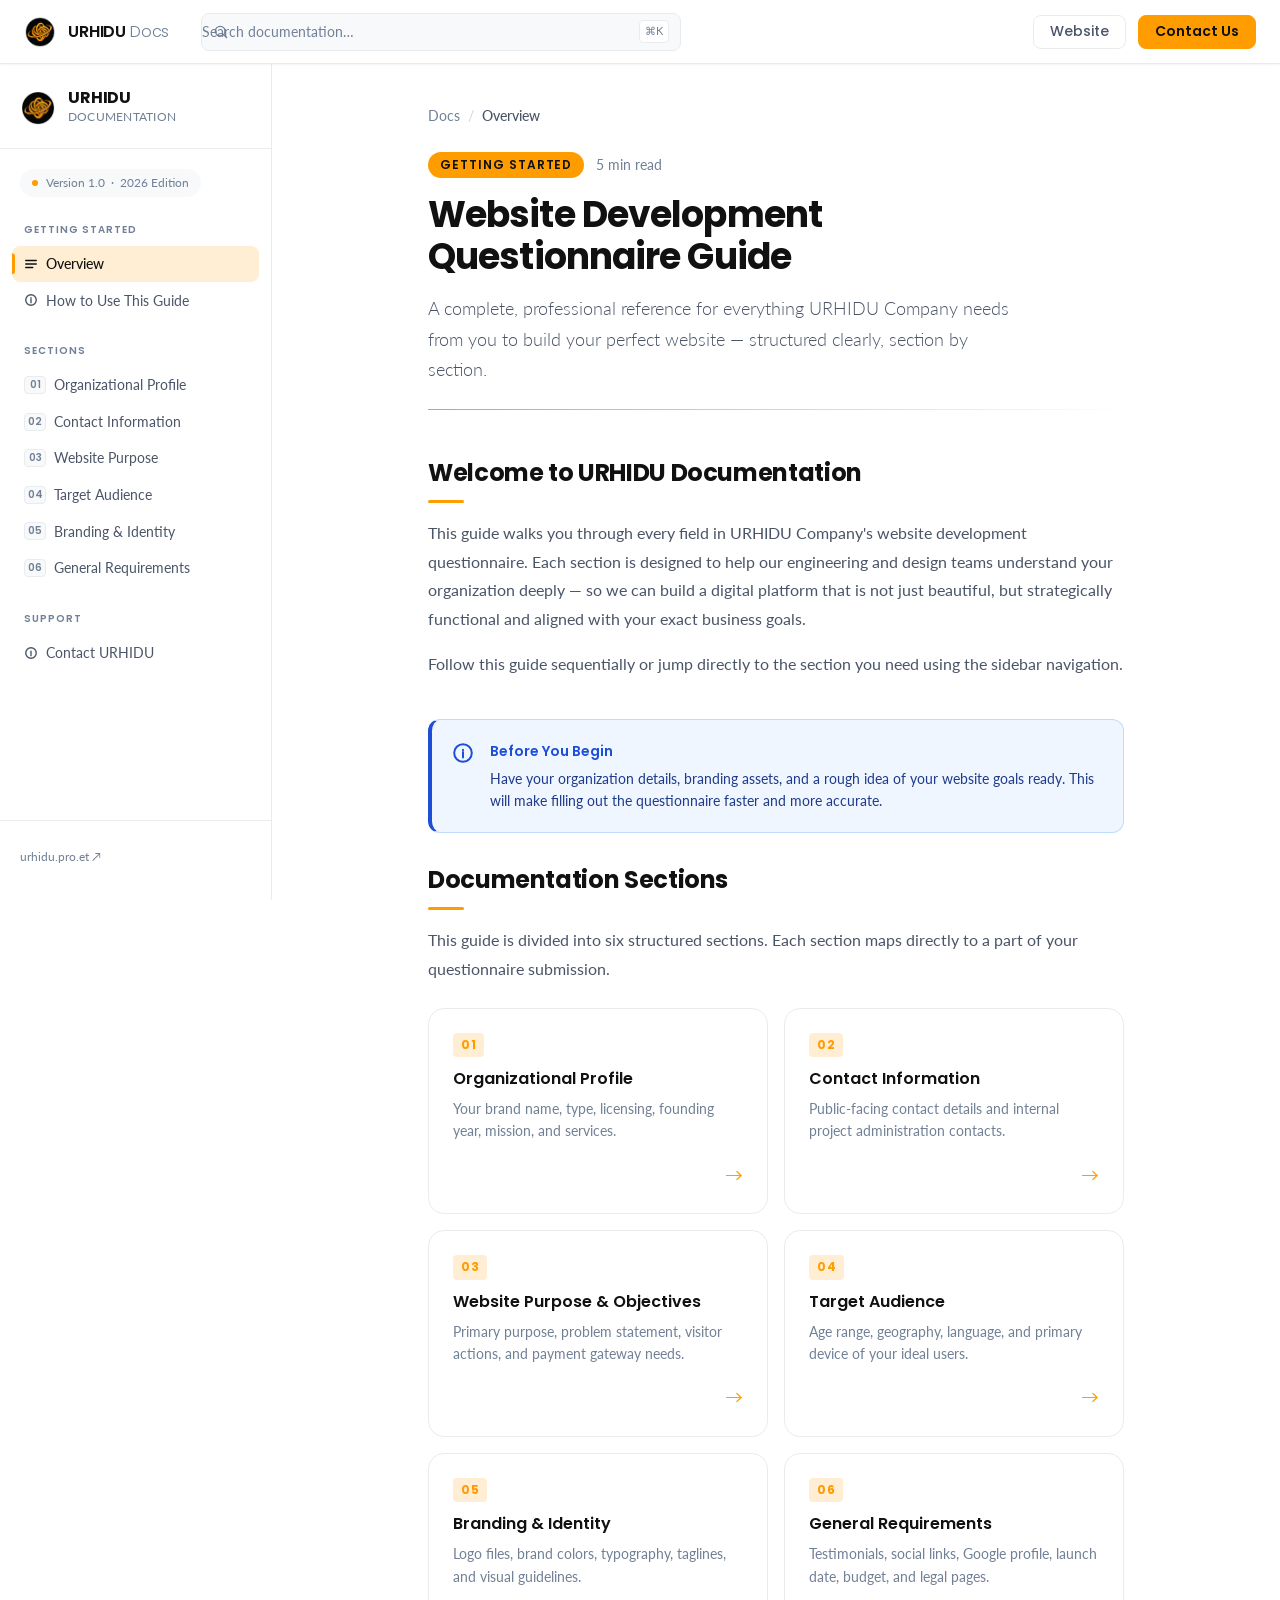
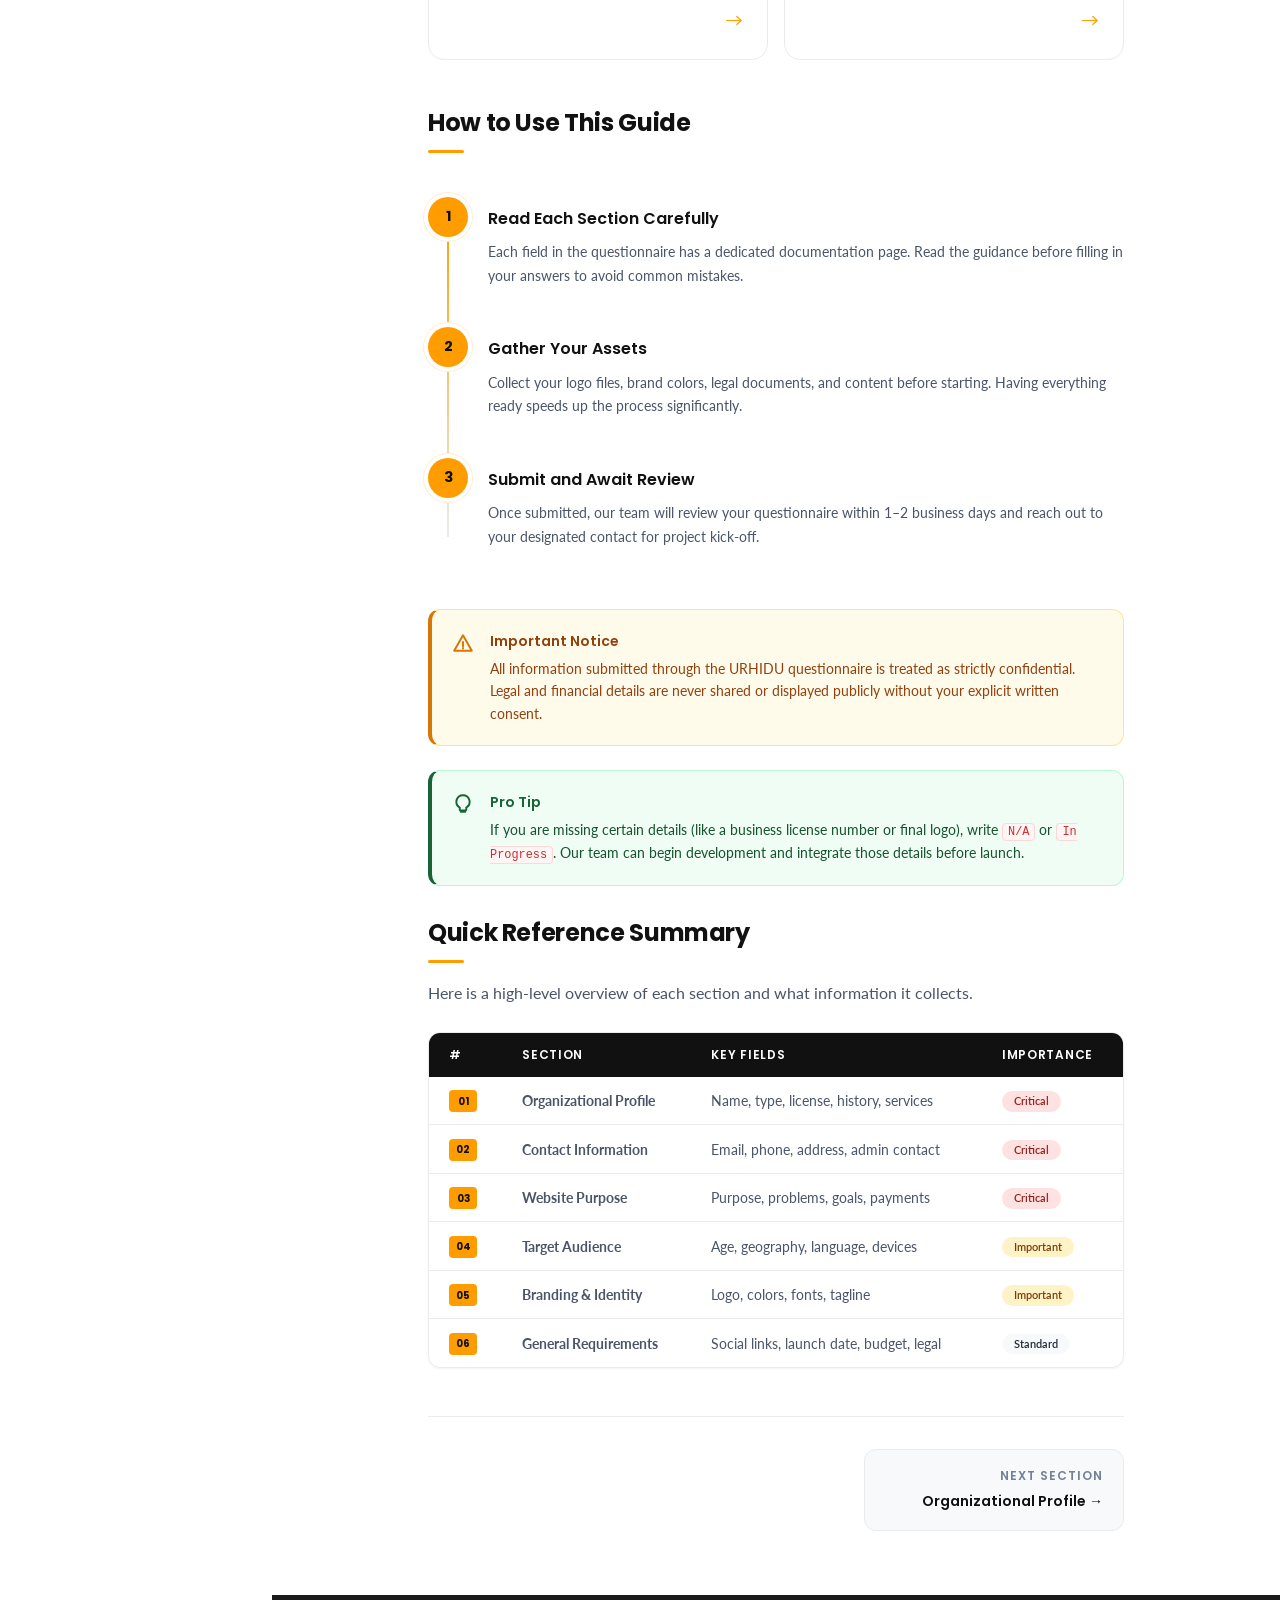
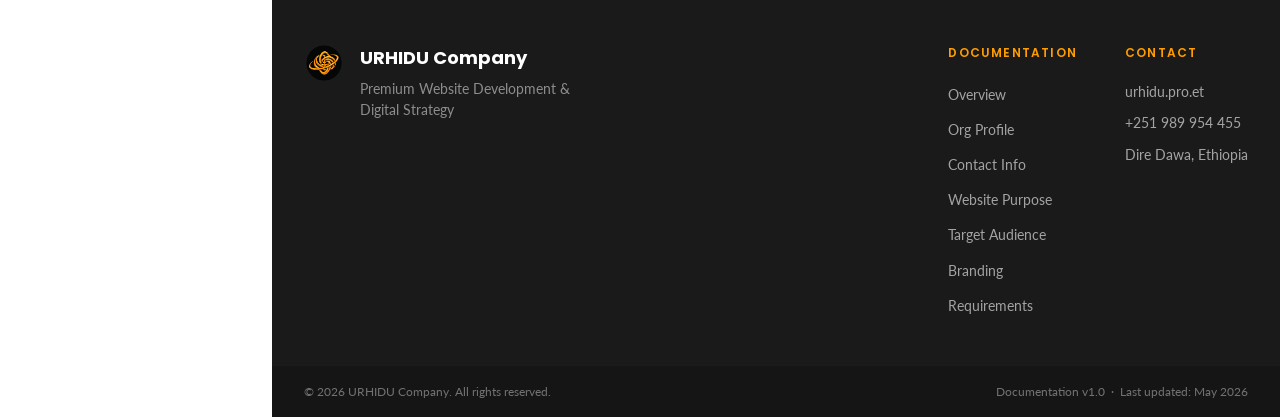
<file: index.html>
<!DOCTYPE html>
<html lang="en">
<head>
  <meta charset="UTF-8" />
  <meta name="viewport" content="width=device-width, initial-scale=1.0" />
  <meta name="description" content="URHIDU Company – Website Development Questionnaire Guide. Professional documentation for clients and partners." />
  <meta name="author" content="URHIDU Company" />
  <meta property="og:title" content="URHIDU Docs – Website Development Questionnaire Guide" />
  <meta property="og:description" content="Complete documentation for URHIDU Company's website development questionnaire process." />
  <meta property="og:type" content="website" />
  <meta property="og:url" content="https://help.urhidu.pro.et" />
  <meta property="og:image" content="assets/logo/logo.png" />
  <title>URHIDU Docs – Website Development Questionnaire</title>
  <link rel="icon" type="image/png" href="assets/logo/logo.png" />
  <link rel="preconnect" href="https://fonts.googleapis.com" />
  <link rel="preconnect" href="https://fonts.gstatic.com" crossorigin />
  <link href="https://fonts.googleapis.com/css2?family=Poppins:wght@300;400;500;600;700&family=Lato:wght@300;400;700&display=swap" rel="stylesheet" />
  <link rel="stylesheet" href="css/style.css" />
  <link rel="stylesheet" href="css/layout.css" />
  <link rel="stylesheet" href="css/components.css" />
  <link rel="stylesheet" href="css/typography.css" />
  <link rel="stylesheet" href="css/responsive.css" />
</head>
<body>

  <!-- TOP HEADER -->
<header class="site-header" role="banner">
    <div class="header-inner">
      <!-- 1. Mobile Menu Button -->
      <button class="menu-toggle" id="menuToggle" aria-label="Toggle navigation" aria-expanded="false">
        <span class="hamburger-line"></span><span class="hamburger-line"></span><span class="hamburger-line"></span>
      </button>

      <!-- 2. Brand & Logo Area (Updated with your 3D PNG Logo) -->
      <div class="header-brand">
        <a href="/index" class="header-logo-link" aria-label="URHIDU Docs Home">
          <img src="assets/logo/logo.png" alt="URHIDU Logo" class="header-logo-svg" />
          <span class="header-brand-name">URHIDU <span class="header-brand-suffix">Docs</span></span>
        </a>
      </div>

      <!-- 3. Search Bar Area (Updated with Dropdown Container) -->
      <div class="header-search-wrap">
        <div class="search-box" role="search">
          <!-- Search Icon -->
          <svg class="search-icon" viewBox="0 0 20 20" fill="none"><circle cx="9" cy="9" r="6" stroke="currentColor" stroke-width="1.8"/><path d="M13.5 13.5L17 17" stroke="currentColor" stroke-width="1.8" stroke-linecap="round"/></svg>
          
          <!-- Input field updated with id="globalSearchInput" -->
          <input type="search" id="globalSearchInput" class="search-input" placeholder="Search documentation…" aria-label="Search documentation" autocomplete="off" />
          <kbd class="search-kbd">⌘K</kbd>
          
          <!-- NEW: This is where the JS will inject the search results -->
          <div id="searchResults" class="search-results-dropdown"></div>
        </div>
      </div>

      <!-- 4. Action Buttons -->
      <nav class="header-actions">
        <a href="https://urhidu.pro.et" class="btn btn-ghost btn-sm" target="_blank" rel="noopener">Website</a>
        <a href="https://urhidu.pro.et/contact" class="btn btn-gold btn-sm">Contact Us</a>
      </nav>
    </div>
  </header>

  <!-- LAYOUT WRAPPER -->
  <div class="layout-wrapper">

    <!-- SIDEBAR OVERLAY -->
    <div class="sidebar-overlay" id="sidebarOverlay" aria-hidden="true"></div>

    <!-- LEFT SIDEBAR -->
    <aside class="sidebar" id="sidebar" role="navigation" aria-label="Documentation navigation">
      <div class="sidebar-inner">
        <div class="sidebar-logo-wrap">
          <a href="/index" class="sidebar-logo-link">
           <img src="assets/logo/logo.png" alt="URHIDU Logo" class="sidebar-logo-svg" />
            <div class="sidebar-brand-text">
              <span class="sidebar-brand-name">URHIDU</span>
              <span class="sidebar-brand-sub">Documentation</span>
            </div>
          </a>
        </div>

        <div class="sidebar-version-badge">
          <span class="version-dot"></span>
          <span>Version 1.0 &nbsp;·&nbsp; 2026 Edition</span>
        </div>

        <nav class="sidebar-nav" aria-label="Sections">

          <div class="nav-group">
            <span class="nav-group-label">Getting Started</span>
            <ul class="nav-list" role="list">
              <li class="nav-item nav-item--active">
                <a href="/index" class="nav-link nav-link--active" aria-current="page">
                  <svg class="nav-icon" viewBox="0 0 16 16" fill="none" aria-hidden="true"><path d="M2 4h12M2 8h12M2 12h8" stroke="currentColor" stroke-width="1.6" stroke-linecap="round"/></svg>
                  Overview
                </a>
              </li>
              <li class="nav-item">
                <a href="#how-to-use" class="nav-link">
                  <svg class="nav-icon" viewBox="0 0 16 16" fill="none" aria-hidden="true"><circle cx="8" cy="8" r="6" stroke="currentColor" stroke-width="1.6"/><path d="M8 7v4M8 5.5v.5" stroke="currentColor" stroke-width="1.6" stroke-linecap="round"/></svg>
                  How to Use This Guide
                </a>
              </li>
            </ul>
          </div>

          <div class="nav-group">
            <span class="nav-group-label">Sections</span>
            <ul class="nav-list" role="list">
              <li class="nav-item">
                <a href="/pages/organization-profile" class="nav-link">
                  <span class="nav-number">01</span>
                  Organizational Profile
                </a>
                <ul class="nav-sub-list" role="list">
                  <li><a href="/pages/organization-profile/#org-name" class="nav-sub-link">Organization Name</a></li>
                  <li><a href="/pages/organization-profile/#org-type" class="nav-sub-link">Organization Type</a></li>
                  <li><a href="/pages/organization-profile/#license" class="nav-sub-link">Business License</a></li>
                  <li><a href="/pages/organization-profile/#year" class="nav-sub-link">Year Established</a></li>
                  <li><a href="/pages/organization-profile/#mission" class="nav-sub-link">Mission & Vision</a></li>
                  <li><a href="/pages/organization-profile/#history" class="nav-sub-link">Brief History</a></li>
                  <li><a href="/pages/organization-profile/#services" class="nav-sub-link">Products & Services</a></li>
                </ul>
              </li>
              <li class="nav-item">
                <a href="/pages/contact-information" class="nav-link">
                  <span class="nav-number">02</span>
                  Contact Information
                </a>
                <ul class="nav-sub-list" role="list">
                  <li><a href="/pages/contact-information/#public-contact" class="nav-sub-link">Public Details</a></li>
                  <li><a href="/pages/contact-information/#internal-contact" class="nav-sub-link">Internal Admin</a></li>
                </ul>
              </li>
              <li class="nav-item">
                <a href="/pages/website-purpose" class="nav-link">
                  <span class="nav-number">03</span>
                  Website Purpose
                </a>
                <ul class="nav-sub-list" role="list">
                  <li><a href="/pages/website-purpose/#primary-purpose" class="nav-sub-link">Primary Purpose</a></li>
                  <li><a href="/pages/website-purpose/#problem" class="nav-sub-link">Problem to Solve</a></li>
                  <li><a href="/pages/website-purpose/#visitor-action" class="nav-sub-link">Visitor Action</a></li>
                  <li><a href="/pages/website-purpose/#success" class="nav-sub-link">Success Metrics</a></li>
                  <li><a href="/pages/website-purpose/#payment" class="nav-sub-link">Payment Gateway</a></li>
                </ul>
              </li>
              <li class="nav-item">
                <a href="/pages/target-audience" class="nav-link">
                  <span class="nav-number">04</span>
                  Target Audience
                </a>
              </li>
              <li class="nav-item">
                <a href="/pages/branding-identity" class="nav-link">
                  <span class="nav-number">05</span>
                  Branding & Identity
                </a>
              </li>
              <li class="nav-item">
                <a href="/pages/required-questions" class="nav-link">
                  <span class="nav-number">06</span>
                  General Requirements
                </a>
              </li>
            </ul>
          </div>

          <div class="nav-group">
            <span class="nav-group-label">Support</span>
            <ul class="nav-list" role="list">
              <li class="nav-item">
                <a href="/pages/contact-information" class="nav-link">
                  <svg class="nav-icon" viewBox="0 0 16 16" fill="none" aria-hidden="true"><path d="M8 2C4.69 2 2 4.69 2 8s2.69 6 6 6 6-2.69 6-6-2.69-6-6-6zm0 9v-1m0-4v3" stroke="currentColor" stroke-width="1.6" stroke-linecap="round"/></svg>
                  Contact URHIDU
                </a>
              </li>
            </ul>
          </div>

        </nav>

        <div class="sidebar-footer">
          <a href="https://urhidu.pro.et" class="sidebar-footer-link" target="_blank" rel="noopener">urhidu.pro.et ↗</a>
        </div>
      </div>
    </aside>

    <!-- MAIN CONTENT -->
    <main class="main-content" id="main" role="main">
      <div class="content-inner">

        <!-- BREADCRUMB -->
        <nav class="breadcrumb" aria-label="Breadcrumb">
          <ol class="breadcrumb-list" role="list">
            <li class="breadcrumb-item"><a href="index.html" class="breadcrumb-link">Docs</a></li>
            <li class="breadcrumb-sep" aria-hidden="true">/</li>
            <li class="breadcrumb-item breadcrumb-item--current" aria-current="page">Overview</li>
          </ol>
        </nav>

        <!-- ARTICLE HEADER -->
        <header class="article-header">
          <div class="article-meta">
            <span class="article-tag">Getting Started</span>
            <span class="article-read-time">5 min read</span>
          </div>
          <h1 class="article-title">Website Development<br/>Questionnaire Guide</h1>
          <p class="article-subtitle">A complete, professional reference for everything URHIDU Company needs from you to build your perfect website — structured clearly, section by section.</p>
          <div class="article-divider" aria-hidden="true"></div>
        </header>

        <!-- INTRO CONTENT -->
        <section class="content-section" aria-labelledby="intro-heading">
          <h2 class="section-heading" id="intro-heading">Welcome to URHIDU Documentation</h2>
          <p class="body-text">This guide walks you through every field in URHIDU Company's website development questionnaire. Each section is designed to help our engineering and design teams understand your organization deeply — so we can build a digital platform that is not just beautiful, but strategically functional and aligned with your exact business goals.</p>
          <p class="body-text">Follow this guide sequentially or jump directly to the section you need using the sidebar navigation.</p>
        </section>

        <!-- INFO BOX -->
        <div class="info-box" role="note">
          <div class="info-box-icon" aria-hidden="true">
            <svg viewBox="0 0 20 20" fill="none"><circle cx="10" cy="10" r="8" stroke="currentColor" stroke-width="1.8"/><path d="M10 9v5M10 7v.5" stroke="currentColor" stroke-width="1.8" stroke-linecap="round"/></svg>
          </div>
          <div class="info-box-content">
            <strong class="info-box-title">Before You Begin</strong>
            <p>Have your organization details, branding assets, and a rough idea of your website goals ready. This will make filling out the questionnaire faster and more accurate.</p>
          </div>
        </div>

        <!-- SECTION CARDS GRID -->
        <section class="content-section" aria-labelledby="sections-heading">
          <h2 class="section-heading" id="sections-heading">Documentation Sections</h2>
          <p class="body-text">This guide is divided into six structured sections. Each section maps directly to a part of your questionnaire submission.</p>

          <div class="card-grid">
            <a href="/pages/organization-profile" class="doc-card">
              <div class="doc-card-number">01</div>
              <h3 class="doc-card-title">Organizational Profile</h3>
              <p class="doc-card-desc">Your brand name, type, licensing, founding year, mission, and services.</p>
              <span class="doc-card-arrow" aria-hidden="true">→</span>
            </a>
            <a href="/pages/contact-information" class="doc-card">
              <div class="doc-card-number">02</div>
              <h3 class="doc-card-title">Contact Information</h3>
              <p class="doc-card-desc">Public-facing contact details and internal project administration contacts.</p>
              <span class="doc-card-arrow" aria-hidden="true">→</span>
            </a>
            <a href="/pages/website-purpose" class="doc-card">
              <div class="doc-card-number">03</div>
              <h3 class="doc-card-title">Website Purpose & Objectives</h3>
              <p class="doc-card-desc">Primary purpose, problem statement, visitor actions, and payment gateway needs.</p>
              <span class="doc-card-arrow" aria-hidden="true">→</span>
            </a>
            <a href="/pages/target-audience" class="doc-card">
              <div class="doc-card-number">04</div>
              <h3 class="doc-card-title">Target Audience</h3>
              <p class="doc-card-desc">Age range, geography, language, and primary device of your ideal users.</p>
              <span class="doc-card-arrow" aria-hidden="true">→</span>
            </a>
            <a href="/pages/branding-identity" class="doc-card">
              <div class="doc-card-number">05</div>
              <h3 class="doc-card-title">Branding & Identity</h3>
              <p class="doc-card-desc">Logo files, brand colors, typography, taglines, and visual guidelines.</p>
              <span class="doc-card-arrow" aria-hidden="true">→</span>
            </a>
            <a href="/pages/required-questions" class="doc-card">
              <div class="doc-card-number">06</div>
              <h3 class="doc-card-title">General Requirements</h3>
              <p class="doc-card-desc">Testimonials, social links, Google profile, launch date, budget, and legal pages.</p>
              <span class="doc-card-arrow" aria-hidden="true">→</span>
            </a>
          </div>
        </section>

        <!-- HOW TO USE -->
        <section class="content-section" id="how-to-use" aria-labelledby="howto-heading">
          <h2 class="section-heading" id="howto-heading">How to Use This Guide</h2>

          <div class="step-guide">
            <div class="step-item">
              <div class="step-number" aria-hidden="true">1</div>
              <div class="step-body">
                <h3 class="step-title">Read Each Section Carefully</h3>
                <p class="step-desc">Each field in the questionnaire has a dedicated documentation page. Read the guidance before filling in your answers to avoid common mistakes.</p>
              </div>
            </div>
            <div class="step-item">
              <div class="step-number" aria-hidden="true">2</div>
              <div class="step-body">
                <h3 class="step-title">Gather Your Assets</h3>
                <p class="step-desc">Collect your logo files, brand colors, legal documents, and content before starting. Having everything ready speeds up the process significantly.</p>
              </div>
            </div>
            <div class="step-item">
              <div class="step-number" aria-hidden="true">3</div>
              <div class="step-body">
                <h3 class="step-title">Submit and Await Review</h3>
                <p class="step-desc">Once submitted, our team will review your questionnaire within 1–2 business days and reach out to your designated contact for project kick-off.</p>
              </div>
            </div>
          </div>
        </section>

        <!-- WARNING BOX -->
        <div class="warning-box" role="alert">
          <div class="warning-box-icon" aria-hidden="true">
            <svg viewBox="0 0 20 20" fill="none"><path d="M10 3L18 17H2L10 3z" stroke="currentColor" stroke-width="1.8" stroke-linejoin="round"/><path d="M10 9v4M10 14.5v.5" stroke="currentColor" stroke-width="1.8" stroke-linecap="round"/></svg>
          </div>
          <div class="warning-box-content">
            <strong class="warning-box-title">Important Notice</strong>
            <p>All information submitted through the URHIDU questionnaire is treated as strictly confidential. Legal and financial details are never shared or displayed publicly without your explicit written consent.</p>
          </div>
        </div>

        <!-- TIP BOX -->
        <div class="tip-box" role="note">
          <div class="tip-box-icon" aria-hidden="true">
            <svg viewBox="0 0 20 20" fill="none"><path d="M10 2a6 6 0 0 1 3 11.2V15a1 1 0 0 1-1 1H8a1 1 0 0 1-1-1v-1.8A6 6 0 0 1 10 2z" stroke="currentColor" stroke-width="1.8"/><path d="M8 17h4" stroke="currentColor" stroke-width="1.8" stroke-linecap="round"/></svg>
          </div>
          <div class="tip-box-content">
            <strong class="tip-box-title">Pro Tip</strong>
            <p>If you are missing certain details (like a business license number or final logo), write <code class="inline-code">N/A</code> or <code class="inline-code">In Progress</code>. Our team can begin development and integrate those details before launch.</p>
          </div>
        </div>

        <!-- QUICK REFERENCE TABLE -->
        <section class="content-section" aria-labelledby="table-heading">
          <h2 class="section-heading" id="table-heading">Quick Reference Summary</h2>
          <p class="body-text">Here is a high-level overview of each section and what information it collects.</p>

          <div class="table-wrap" role="region" aria-label="Sections summary table" tabindex="0">
            <table class="data-table">
              <thead>
                <tr>
                  <th scope="col">#</th>
                  <th scope="col">Section</th>
                  <th scope="col">Key Fields</th>
                  <th scope="col">Importance</th>
                </tr>
              </thead>
              <tbody>
                <tr>
                  <td><span class="table-badge">01</span></td>
                  <td><strong>Organizational Profile</strong></td>
                  <td>Name, type, license, history, services</td>
                  <td><span class="importance-high">Critical</span></td>
                </tr>
                <tr>
                  <td><span class="table-badge">02</span></td>
                  <td><strong>Contact Information</strong></td>
                  <td>Email, phone, address, admin contact</td>
                  <td><span class="importance-high">Critical</span></td>
                </tr>
                <tr>
                  <td><span class="table-badge">03</span></td>
                  <td><strong>Website Purpose</strong></td>
                  <td>Purpose, problems, goals, payments</td>
                  <td><span class="importance-high">Critical</span></td>
                </tr>
                <tr>
                  <td><span class="table-badge">04</span></td>
                  <td><strong>Target Audience</strong></td>
                  <td>Age, geography, language, devices</td>
                  <td><span class="importance-med">Important</span></td>
                </tr>
                <tr>
                  <td><span class="table-badge">05</span></td>
                  <td><strong>Branding & Identity</strong></td>
                  <td>Logo, colors, fonts, tagline</td>
                  <td><span class="importance-med">Important</span></td>
                </tr>
                <tr>
                  <td><span class="table-badge">06</span></td>
                  <td><strong>General Requirements</strong></td>
                  <td>Social links, launch date, budget, legal</td>
                  <td><span class="importance-low">Standard</span></td>
                </tr>
              </tbody>
            </table>
          </div>
        </section>

        <!-- ARTICLE NAV -->
        <nav class="article-nav" aria-label="Article navigation">
          <div class="article-nav-placeholder"></div>
          <a href="/pages/organization-profile" class="article-nav-next">
            <span class="article-nav-label">Next Section</span>
            <span class="article-nav-title">Organizational Profile →</span>
          </a>
        </nav>

      </div><!-- /.content-inner -->
    </main>

  </div><!-- /.layout-wrapper -->

  <!-- FOOTER -->
<footer class="site-footer" role="contentinfo">
    <div class="footer-inner">
      
      <div class="footer-brand">
        <!-- Updated: Your new 3D PNG logo replacing the SVG -->
        <img src="assets/logo/logo.png" alt="URHIDU Logo" class="footer-logo" />
        
        <div>
          <p class="footer-company">URHIDU Company</p>
          <p class="footer-tagline">Premium Website Development &amp; Digital Strategy</p>
        </div>
      </div>
      
      <div class="footer-links-grid">
        <div class="footer-col">
          <h4 class="footer-col-title">Documentation</h4>
          <ul class="footer-link-list" role="list">
            <li><a href="/index" class="footer-link">Overview</a></li>
            <li><a href="/pages/organization-profile" class="footer-link">Org Profile</a></li>
            <li><a href="/pages/contact-information" class="footer-link">Contact Info</a></li>
            <li><a href="/pages/website-purpose" class="footer-link">Website Purpose</a></li>
            <li><a href="/pages/target-audience" class="footer-link">Target Audience</a></li>
            <li><a href="/pagez/branding-identity" class="footer-link">Branding</a></li>
            <li><a href="/pages/required-questions" class="footer-link">Requirements</a></li>
          </ul>
        </div>
        
        <div class="footer-col">
          <h4 class="footer-col-title">Contact</h4>
          <address class="footer-address">
            <p><a href="https://urhidu.pro.et" class="footer-link" target="_blank" rel="noopener">urhidu.pro.et</a></p>
            <p><a href="tel:+251989954455" class="footer-link">+251 989 954 455</a></p>
            <p>Dire Dawa, Ethiopia</p>
          </address>
        </div>
      </div>
      
    </div>
    
    <div class="footer-bottom">
      <p class="footer-copy">© 2026 URHIDU Company. All rights reserved.</p>
      <p class="footer-meta">Documentation v1.0 &nbsp;·&nbsp; Last updated: May 2026</p>
    </div>
  </footer>

  <script>
    // Sidebar toggle
    const menuToggle = document.getElementById('menuToggle');
    const sidebar = document.getElementById('sidebar');
    const overlay = document.getElementById('sidebarOverlay');
    function toggleSidebar(open) {
      sidebar.classList.toggle('sidebar--open', open);
      overlay.classList.toggle('overlay--visible', open);
      menuToggle.setAttribute('aria-expanded', String(open));
      document.body.classList.toggle('no-scroll', open);
    }
    menuToggle.addEventListener('click', () => {
      const isOpen = sidebar.classList.contains('sidebar--open');
      toggleSidebar(!isOpen);
    });
    overlay.addEventListener('click', () => toggleSidebar(false));
    // Sidebar sub-nav toggle
    document.querySelectorAll('.nav-link').forEach(link => {
      link.addEventListener('click', function() {
        const parent = this.closest('.nav-item');
        if (parent && parent.querySelector('.nav-sub-list')) {
          parent.classList.toggle('nav-item--expanded');
        }
      });
    });
  </script>
  
  <script src="/js/search.js"></script>


</body>
</html>
</file>
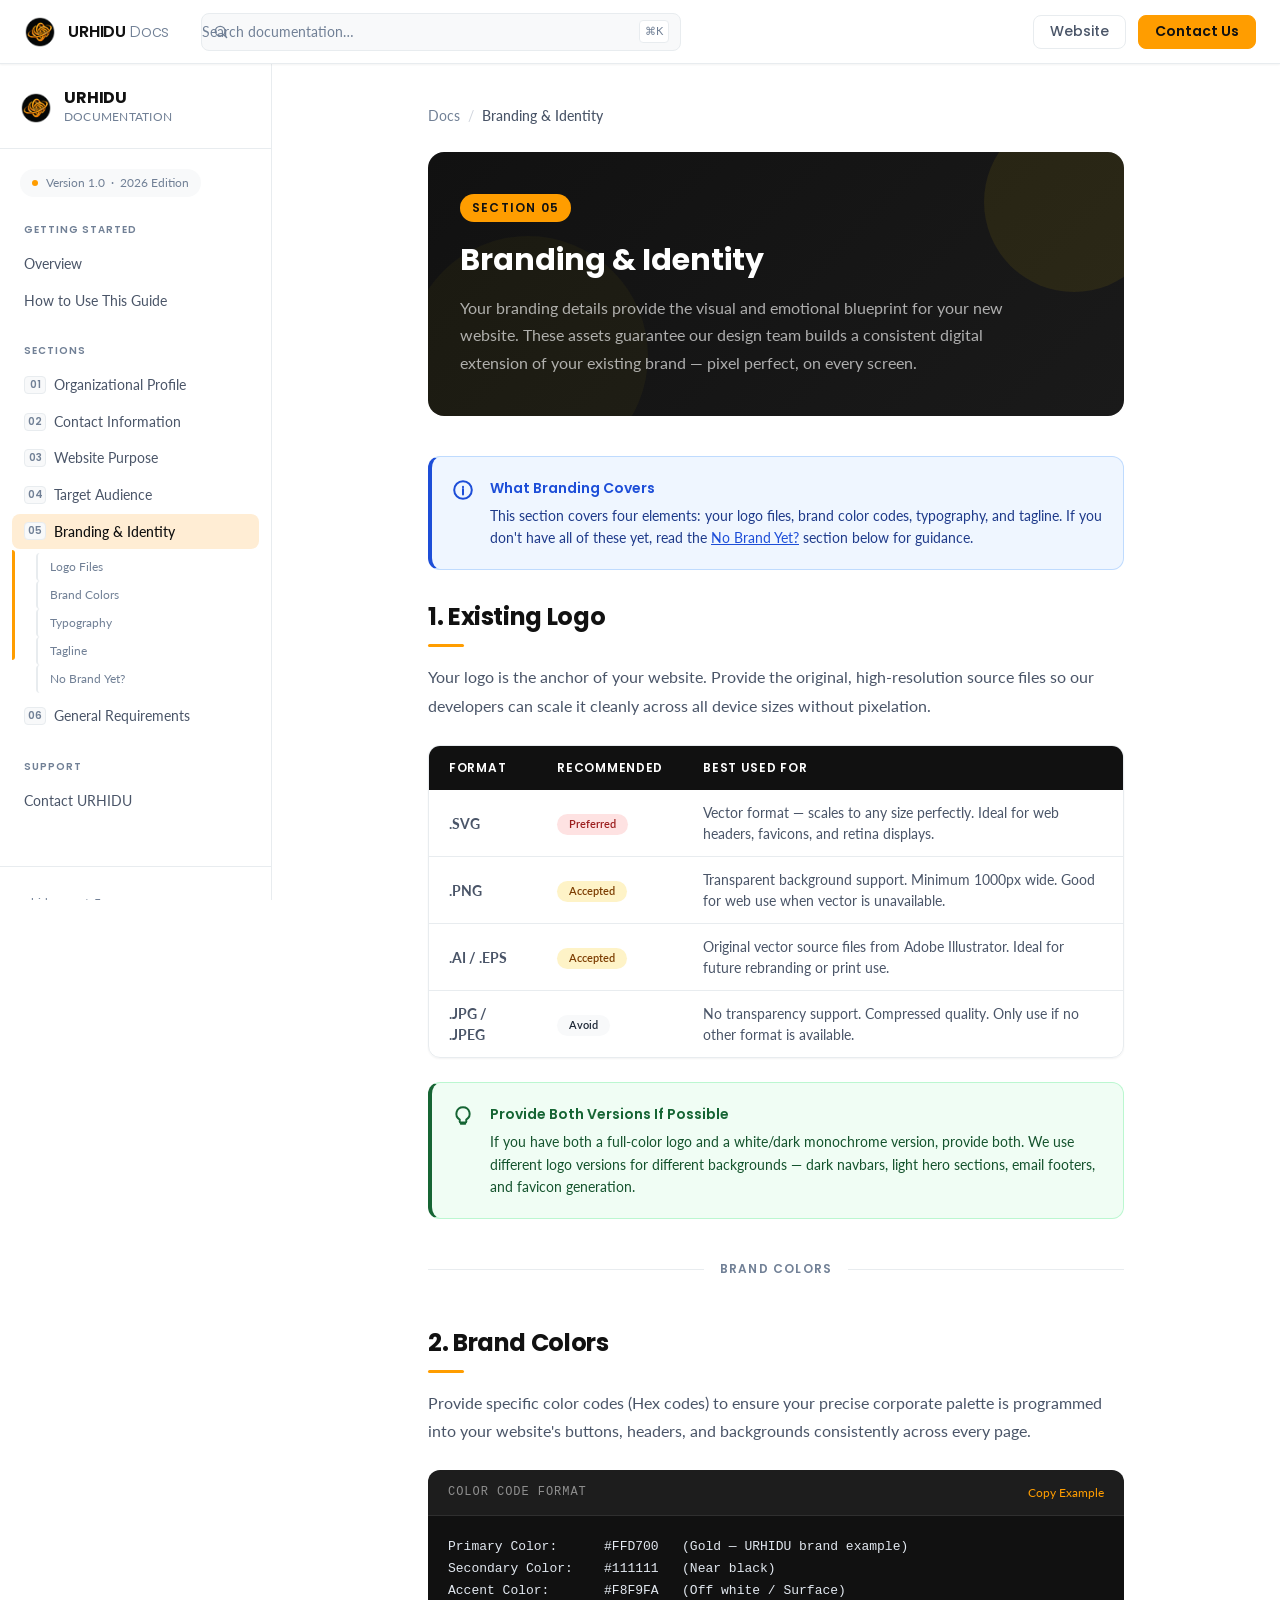
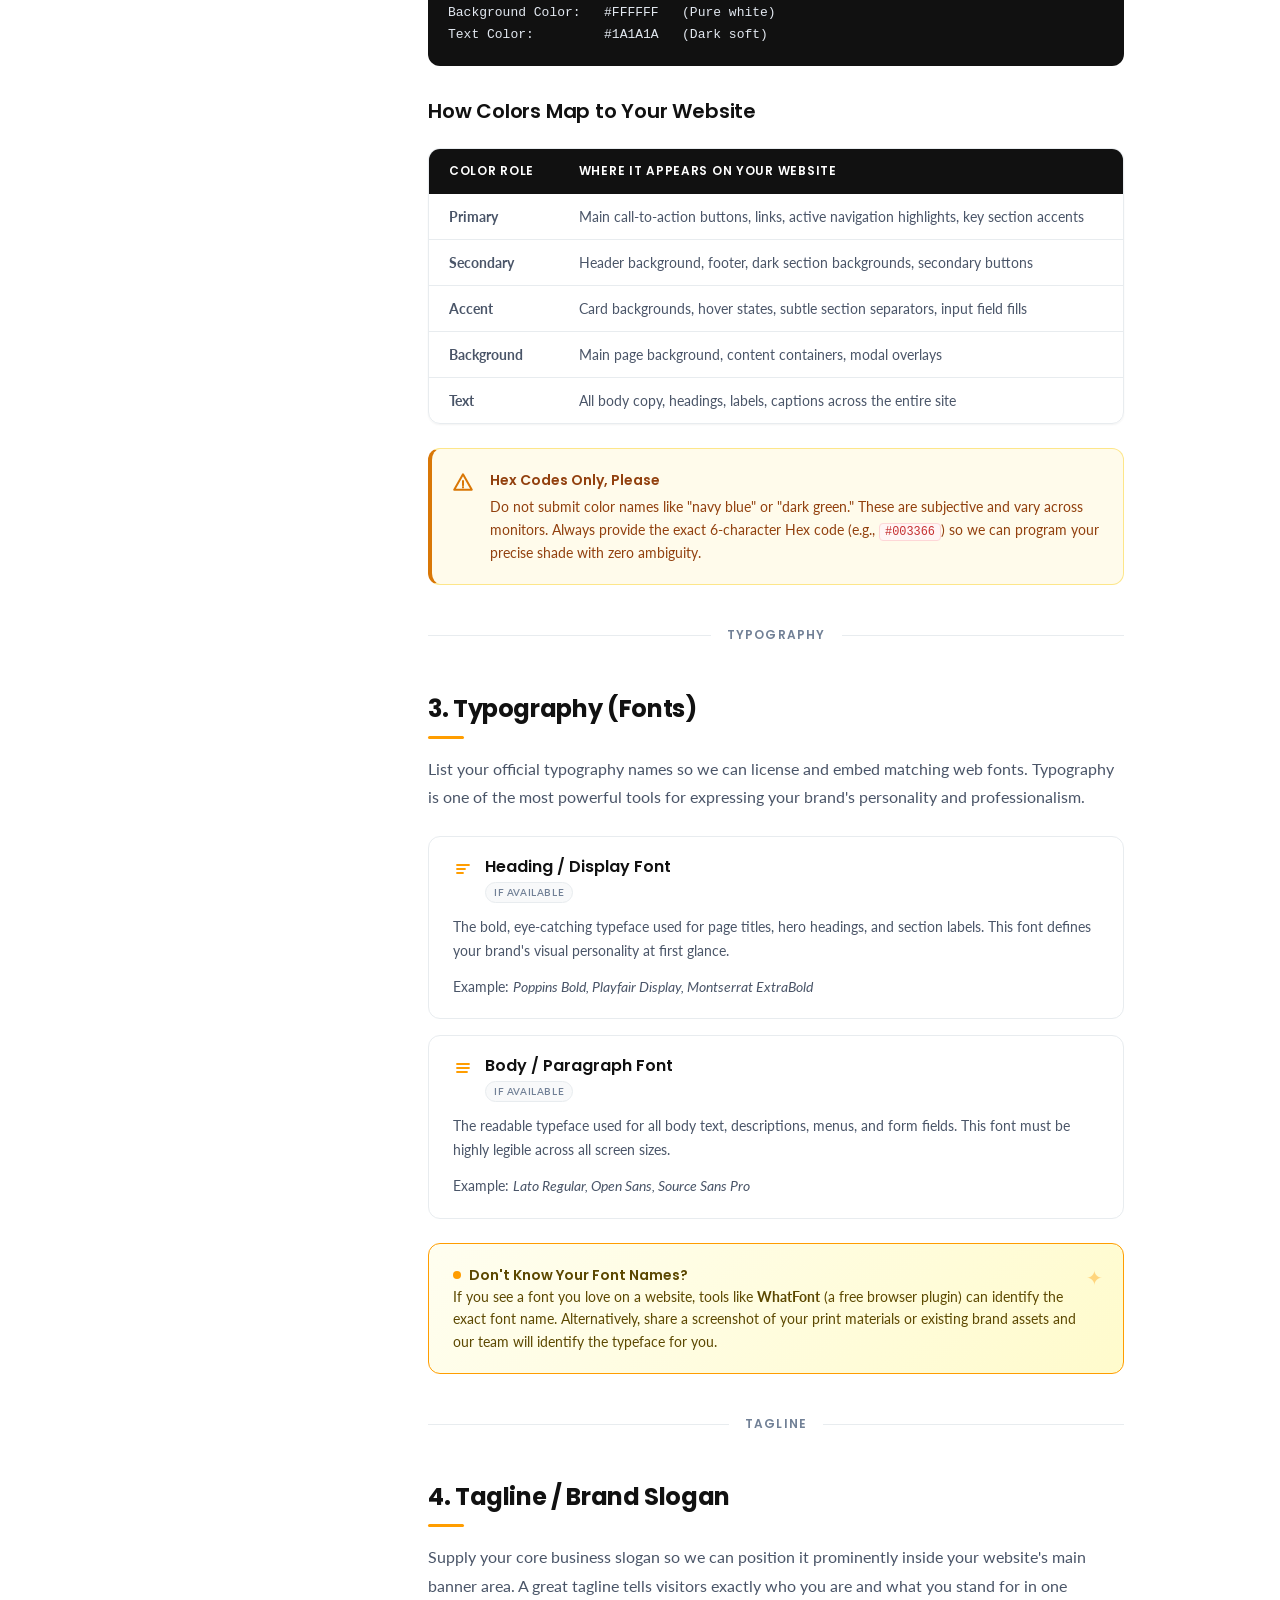
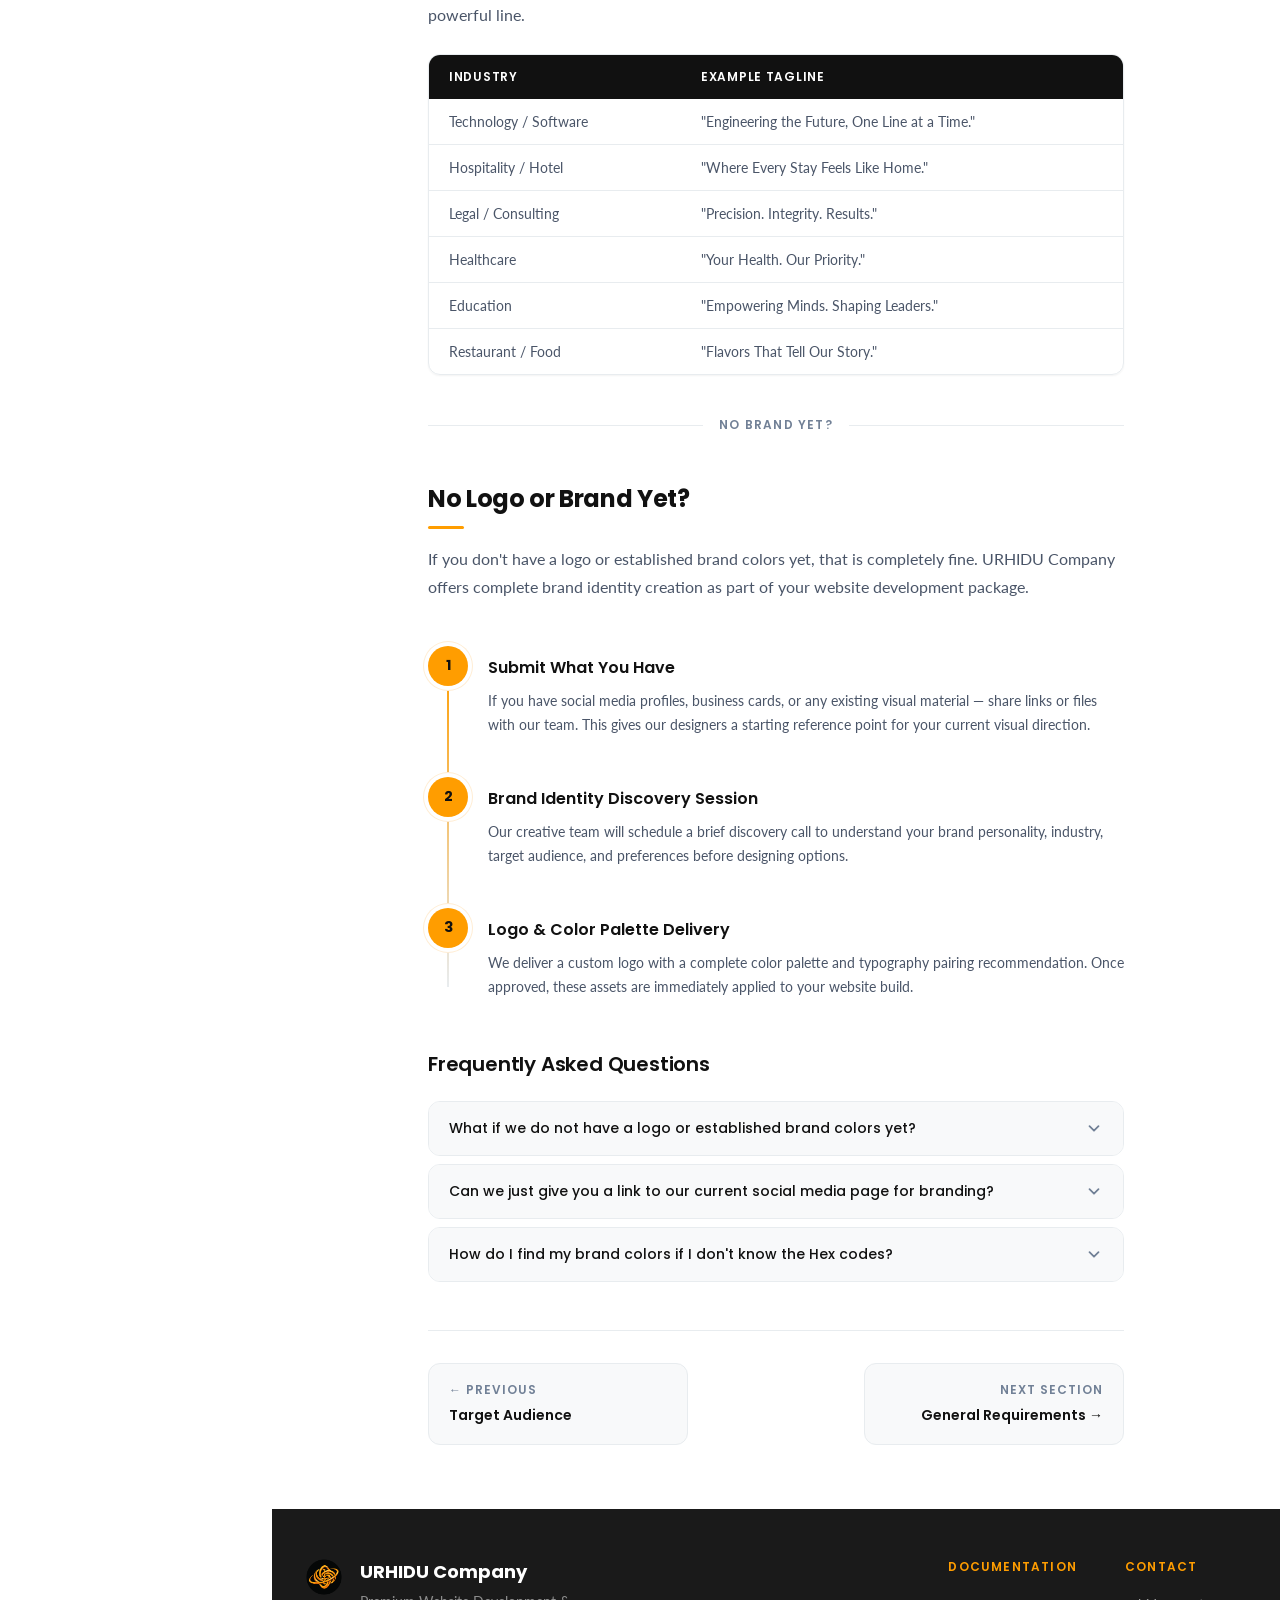
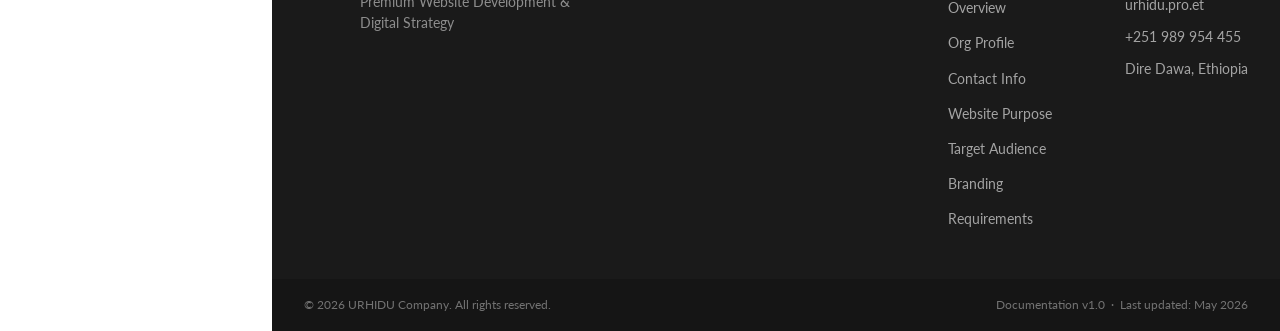
<file: pages/branding-identity.html>
<!DOCTYPE html>
<html lang="en">
<head>
  <meta charset="UTF-8" />
  <meta name="viewport" content="width=device-width, initial-scale=1.0" />
  <meta name="description" content="Section 5: Branding & Identity – URHIDU Website Development Questionnaire Guide" />
  <meta property="og:title" content="Branding & Identity – URHIDU Docs" />
  <meta property="og:type" content="website" />
  <title>Branding &amp; Identity – URHIDU Docs</title>
  <link rel="icon" type="image/png" href="../assets/logo/logo.png" />
  <link rel="preconnect" href="https://fonts.googleapis.com" />
  <link rel="preconnect" href="https://fonts.gstatic.com" crossorigin />
  <link href="https://fonts.googleapis.com/css2?family=Poppins:wght@300;400;500;600;700&family=Lato:wght@300;400;700&display=swap" rel="stylesheet" />
  <link rel="stylesheet" href="../css/style.css" />
  <link rel="stylesheet" href="../css/layout.css" />
  <link rel="stylesheet" href="../css/components.css" />
  <link rel="stylesheet" href="../css/typography.css" />
  <link rel="stylesheet" href="../css/responsive.css" />
</head>
<body>

<!-- TOP HEADER-->

<header class="site-header" role="banner">
    <div class="header-inner">
      <!-- 1. Mobile Menu Button -->
      <button class="menu-toggle" id="menuToggle" aria-label="Toggle navigation" aria-expanded="false">
        <span class="hamburger-line"></span><span class="hamburger-line"></span><span class="hamburger-line"></span>
      </button>

      <!-- 2. Brand & Logo Area (Updated with your 3D PNG Logo) -->
      <div class="header-brand">
        <a href="../index.html" class="header-logo-link" aria-label="URHIDU Docs Home">
          <img src="../assets/logo/logo.png" alt="URHIDU Logo" class="header-logo-svg" />
          <span class="header-brand-name">URHIDU <span class="header-brand-suffix">Docs</span></span>
        </a>
      </div>

      <!-- 3. Search Bar Area (Updated with Dropdown Container) -->
      <div class="header-search-wrap">
        <div class="search-box" role="search">
          <!-- Search Icon -->
          <svg class="search-icon" viewBox="0 0 20 20" fill="none"><circle cx="9" cy="9" r="6" stroke="currentColor" stroke-width="1.8"/><path d="M13.5 13.5L17 17" stroke="currentColor" stroke-width="1.8" stroke-linecap="round"/></svg>
          
          <!-- Input field updated with id="globalSearchInput" -->
          <input type="search" id="globalSearchInput" class="search-input" placeholder="Search documentation…" aria-label="Search documentation" autocomplete="off" />
          <kbd class="search-kbd">⌘K</kbd>
          
          <!-- NEW: This is where the JS will inject the search results -->
          <div id="searchResults" class="search-results-dropdown"></div>
        </div>
      </div>

      <!-- 4. Action Buttons -->
      <nav class="header-actions">
        <a href="https://urhidu.pro.et" class="btn btn-ghost btn-sm" target="_blank" rel="noopener">Website</a>
        <a href="contact-information.html" class="btn btn-gold btn-sm">Contact Us</a>
      </nav>
    </div>
  </header>
  <div class="layout-wrapper">
    <div class="sidebar-overlay" id="sidebarOverlay" aria-hidden="true"></div>

    <aside class="sidebar" id="sidebar" role="navigation" aria-label="Documentation navigation">
      <div class="sidebar-inner">
        <div class="sidebar-logo-wrap">
          <a href="../index.html" class="sidebar-logo-link">
           <img src="../assets/logo/logo.png" alt="URHIDU Logo" class="header-logo-svg" />
            <div class="sidebar-brand-text"><span class="sidebar-brand-name">URHIDU</span><span class="sidebar-brand-sub">Documentation</span></div>
          </a>
        </div>
        <div class="sidebar-version-badge"><span class="version-dot"></span><span>Version 1.0 &nbsp;·&nbsp; 2026 Edition</span></div>
        <nav class="sidebar-nav">
          <div class="nav-group">
            <span class="nav-group-label">Getting Started</span>
            <ul class="nav-list" role="list">
              <li class="nav-item"><a href="../index.html" class="nav-link">Overview</a></li>
              <li class="nav-item"><a href="../index.html#how-to-use" class="nav-link">How to Use This Guide</a></li>
            </ul>
          </div>
          <div class="nav-group">
            <span class="nav-group-label">Sections</span>
            <ul class="nav-list" role="list">
              <li class="nav-item"><a href="organization-profile.html" class="nav-link"><span class="nav-number">01</span> Organizational Profile</a></li>
              <li class="nav-item"><a href="contact-information.html" class="nav-link"><span class="nav-number">02</span> Contact Information</a></li>
              <li class="nav-item"><a href="website-purpose.html" class="nav-link"><span class="nav-number">03</span> Website Purpose</a></li>
              <li class="nav-item"><a href="target-audience.html" class="nav-link"><span class="nav-number">04</span> Target Audience</a></li>
              <li class="nav-item nav-item--active nav-item--expanded">
                <a href="branding-identity.html" class="nav-link nav-link--active" aria-current="page"><span class="nav-number">05</span> Branding &amp; Identity</a>
                <ul class="nav-sub-list" role="list">
                  <li><a href="#logo" class="nav-sub-link">Logo Files</a></li>
                  <li><a href="#colors" class="nav-sub-link">Brand Colors</a></li>
                  <li><a href="#typography" class="nav-sub-link">Typography</a></li>
                  <li><a href="#tagline" class="nav-sub-link">Tagline</a></li>
                  <li><a href="#no-brand" class="nav-sub-link">No Brand Yet?</a></li>
                </ul>
              </li>
              <li class="nav-item"><a href="required-questions.html" class="nav-link"><span class="nav-number">06</span> General Requirements</a></li>
            </ul>
          </div>
          <div class="nav-group">
            <span class="nav-group-label">Support</span>
            <ul class="nav-list" role="list">
              <li class="nav-item"><a href="contact-information.html" class="nav-link">Contact URHIDU</a></li>
            </ul>
          </div>
        </nav>
        <div class="sidebar-footer"><a href="https://urhidu.pro.et" class="sidebar-footer-link" target="_blank" rel="noopener">urhidu.pro.et ↗</a></div>
      </div>
    </aside>

    <main class="main-content" id="main" role="main">
      <div class="content-inner">

        <nav class="breadcrumb" aria-label="Breadcrumb">
          <ol class="breadcrumb-list" role="list">
            <li class="breadcrumb-item"><a href="../index.html" class="breadcrumb-link">Docs</a></li>
            <li class="breadcrumb-sep" aria-hidden="true">/</li>
            <li class="breadcrumb-item breadcrumb-item--current" aria-current="page">Branding &amp; Identity</li>
          </ol>
        </nav>

        <div class="section-hero">
          <div class="section-hero-badge">Section 05</div>
          <h1 class="section-hero-title">Branding &amp; Identity</h1>
          <p class="section-hero-desc">Your branding details provide the visual and emotional blueprint for your new website. These assets guarantee our design team builds a consistent digital extension of your existing brand — pixel perfect, on every screen.</p>
        </div>

        <div class="info-box" role="note">
          <div class="info-box-icon"><svg viewBox="0 0 20 20" fill="none"><circle cx="10" cy="10" r="8" stroke="currentColor" stroke-width="1.8"/><path d="M10 9v5M10 7v.5" stroke="currentColor" stroke-width="1.8" stroke-linecap="round"/></svg></div>
          <div class="info-box-content">
            <strong class="info-box-title">What Branding Covers</strong>
            <p>This section covers four elements: your logo files, brand color codes, typography, and tagline. If you don't have all of these yet, read the <a href="#no-brand" style="color:#1D4ED8;text-decoration:underline;">No Brand Yet?</a> section below for guidance.</p>
          </div>
        </div>

        <!-- LOGO -->
        <section class="content-section" id="logo" aria-labelledby="logo-heading">
          <h2 class="section-heading" id="logo-heading">1. Existing Logo</h2>
          <p class="body-text">Your logo is the anchor of your website. Provide the original, high-resolution source files so our developers can scale it cleanly across all device sizes without pixelation.</p>

          <div class="table-wrap" role="region" aria-label="Logo file format guide" tabindex="0">
            <table class="data-table">
              <thead>
                <tr>
                  <th scope="col">Format</th>
                  <th scope="col">Recommended</th>
                  <th scope="col">Best Used For</th>
                </tr>
              </thead>
              <tbody>
                <tr>
                  <td><strong>.SVG</strong></td>
                  <td><span class="importance-high">Preferred</span></td>
                  <td>Vector format — scales to any size perfectly. Ideal for web headers, favicons, and retina displays.</td>
                </tr>
                <tr>
                  <td><strong>.PNG</strong></td>
                  <td><span class="importance-med">Accepted</span></td>
                  <td>Transparent background support. Minimum 1000px wide. Good for web use when vector is unavailable.</td>
                </tr>
                <tr>
                  <td><strong>.AI / .EPS</strong></td>
                  <td><span class="importance-med">Accepted</span></td>
                  <td>Original vector source files from Adobe Illustrator. Ideal for future rebranding or print use.</td>
                </tr>
                <tr>
                  <td><strong>.JPG / .JPEG</strong></td>
                  <td><span class="importance-low">Avoid</span></td>
                  <td>No transparency support. Compressed quality. Only use if no other format is available.</td>
                </tr>
              </tbody>
            </table>
          </div>

          <div class="tip-box" role="note">
            <div class="tip-box-icon"><svg viewBox="0 0 20 20" fill="none"><path d="M10 2a6 6 0 0 1 3 11.2V15a1 1 0 0 1-1 1H8a1 1 0 0 1-1-1v-1.8A6 6 0 0 1 10 2z" stroke="currentColor" stroke-width="1.8"/><path d="M8 17h4" stroke="currentColor" stroke-width="1.8" stroke-linecap="round"/></svg></div>
            <div class="tip-box-content">
              <strong class="tip-box-title">Provide Both Versions If Possible</strong>
              <p>If you have both a full-color logo and a white/dark monochrome version, provide both. We use different logo versions for different backgrounds — dark navbars, light hero sections, email footers, and favicon generation.</p>
            </div>
          </div>
        </section>

        <div class="section-divider"><span class="section-divider-text">Brand Colors</span></div>

        <!-- COLORS -->
        <section class="content-section" id="colors" aria-labelledby="colors-heading">
          <h2 class="section-heading" id="colors-heading">2. Brand Colors</h2>
          <p class="body-text">Provide specific color codes (Hex codes) to ensure your precise corporate palette is programmed into your website's buttons, headers, and backgrounds consistently across every page.</p>

          <div class="config-block">
            <div class="config-block-header">
              <span class="config-block-label">Color Code Format</span>
              <button class="config-block-copy" onclick="navigator.clipboard.writeText('#FFD700')">Copy Example</button>
            </div>
            <pre><code>Primary Color:      #FFD700   (Gold — URHIDU brand example)
Secondary Color:    #111111   (Near black)
Accent Color:       #F8F9FA   (Off white / Surface)
Background Color:   #FFFFFF   (Pure white)
Text Color:         #1A1A1A   (Dark soft)</code></pre>
          </div>

          <h3 class="subsection-heading">How Colors Map to Your Website</h3>
          <div class="table-wrap" role="region" aria-label="Color usage mapping" tabindex="0">
            <table class="data-table">
              <thead>
                <tr>
                  <th scope="col">Color Role</th>
                  <th scope="col">Where It Appears on Your Website</th>
                </tr>
              </thead>
              <tbody>
                <tr>
                  <td><strong>Primary</strong></td>
                  <td>Main call-to-action buttons, links, active navigation highlights, key section accents</td>
                </tr>
                <tr>
                  <td><strong>Secondary</strong></td>
                  <td>Header background, footer, dark section backgrounds, secondary buttons</td>
                </tr>
                <tr>
                  <td><strong>Accent</strong></td>
                  <td>Card backgrounds, hover states, subtle section separators, input field fills</td>
                </tr>
                <tr>
                  <td><strong>Background</strong></td>
                  <td>Main page background, content containers, modal overlays</td>
                </tr>
                <tr>
                  <td><strong>Text</strong></td>
                  <td>All body copy, headings, labels, captions across the entire site</td>
                </tr>
              </tbody>
            </table>
          </div>

          <div class="warning-box" role="note">
            <div class="warning-box-icon"><svg viewBox="0 0 20 20" fill="none"><path d="M10 3L18 17H2L10 3z" stroke="currentColor" stroke-width="1.8" stroke-linejoin="round"/><path d="M10 9v4M10 14.5v.5" stroke="currentColor" stroke-width="1.8" stroke-linecap="round"/></svg></div>
            <div class="warning-box-content">
              <strong class="warning-box-title">Hex Codes Only, Please</strong>
              <p>Do not submit color names like "navy blue" or "dark green." These are subjective and vary across monitors. Always provide the exact 6-character Hex code (e.g., <code class="inline-code">#003366</code>) so we can program your precise shade with zero ambiguity.</p>
            </div>
          </div>
        </section>

        <div class="section-divider"><span class="section-divider-text">Typography</span></div>

        <!-- TYPOGRAPHY -->
        <section class="content-section" id="typography" aria-labelledby="typo-heading">
          <h2 class="section-heading" id="typo-heading">3. Typography (Fonts)</h2>
          <p class="body-text">List your official typography names so we can license and embed matching web fonts. Typography is one of the most powerful tools for expressing your brand's personality and professionalism.</p>

          <div class="field-list">
            <div class="field-item">
              <div class="field-item-header">
                <svg class="field-icon" viewBox="0 0 20 20" fill="none"><path d="M4 6h12M4 10h8M4 14h6" stroke="currentColor" stroke-width="1.8" stroke-linecap="round"/></svg>
                <div><p class="field-label">Heading / Display Font</p><div class="field-meta"><span class="field-tag field-tag--optional">If Available</span></div></div>
              </div>
              <div class="field-body">
                <p>The bold, eye-catching typeface used for page titles, hero headings, and section labels. This font defines your brand's visual personality at first glance.</p>
                <p>Example: <em>Poppins Bold, Playfair Display, Montserrat ExtraBold</em></p>
              </div>
            </div>
            <div class="field-item">
              <div class="field-item-header">
                <svg class="field-icon" viewBox="0 0 20 20" fill="none"><path d="M4 6h12M4 10h12M4 14h10" stroke="currentColor" stroke-width="1.8" stroke-linecap="round"/></svg>
                <div><p class="field-label">Body / Paragraph Font</p><div class="field-meta"><span class="field-tag field-tag--optional">If Available</span></div></div>
              </div>
              <div class="field-body">
                <p>The readable typeface used for all body text, descriptions, menus, and form fields. This font must be highly legible across all screen sizes.</p>
                <p>Example: <em>Lato Regular, Open Sans, Source Sans Pro</em></p>
              </div>
            </div>
          </div>

          <div class="note-card">
            <p class="note-card-title">Don't Know Your Font Names?</p>
            <p>If you see a font you love on a website, tools like <strong>WhatFont</strong> (a free browser plugin) can identify the exact font name. Alternatively, share a screenshot of your print materials or existing brand assets and our team will identify the typeface for you.</p>
          </div>
        </section>

        <div class="section-divider"><span class="section-divider-text">Tagline</span></div>

        <!-- TAGLINE -->
        <section class="content-section" id="tagline" aria-labelledby="tagline-heading">
          <h2 class="section-heading" id="tagline-heading">4. Tagline / Brand Slogan</h2>
          <p class="body-text">Supply your core business slogan so we can position it prominently inside your website's main banner area. A great tagline tells visitors exactly who you are and what you stand for in one powerful line.</p>

          <div class="table-wrap" role="region" aria-label="Tagline examples by industry" tabindex="0">
            <table class="data-table">
              <thead>
                <tr>
                  <th scope="col">Industry</th>
                  <th scope="col">Example Tagline</th>
                </tr>
              </thead>
              <tbody>
                <tr><td>Technology / Software</td><td>"Engineering the Future, One Line at a Time."</td></tr>
                <tr><td>Hospitality / Hotel</td><td>"Where Every Stay Feels Like Home."</td></tr>
                <tr><td>Legal / Consulting</td><td>"Precision. Integrity. Results."</td></tr>
                <tr><td>Healthcare</td><td>"Your Health. Our Priority."</td></tr>
                <tr><td>Education</td><td>"Empowering Minds. Shaping Leaders."</td></tr>
                <tr><td>Restaurant / Food</td><td>"Flavors That Tell Our Story."</td></tr>
              </tbody>
            </table>
          </div>
        </section>

        <div class="section-divider"><span class="section-divider-text">No Brand Yet?</span></div>

        <!-- NO BRAND -->
        <section class="content-section" id="no-brand" aria-labelledby="nobrand-heading">
          <h2 class="section-heading" id="nobrand-heading">No Logo or Brand Yet?</h2>
          <p class="body-text">If you don't have a logo or established brand colors yet, that is completely fine. URHIDU Company offers complete brand identity creation as part of your website development package.</p>

          <div class="step-guide">
            <div class="step-item">
              <div class="step-number" aria-hidden="true">1</div>
              <div class="step-body">
                <h3 class="step-title">Submit What You Have</h3>
                <p class="step-desc">If you have social media profiles, business cards, or any existing visual material — share links or files with our team. This gives our designers a starting reference point for your current visual direction.</p>
              </div>
            </div>
            <div class="step-item">
              <div class="step-number" aria-hidden="true">2</div>
              <div class="step-body">
                <h3 class="step-title">Brand Identity Discovery Session</h3>
                <p class="step-desc">Our creative team will schedule a brief discovery call to understand your brand personality, industry, target audience, and preferences before designing options.</p>
              </div>
            </div>
            <div class="step-item">
              <div class="step-number" aria-hidden="true">3</div>
              <div class="step-body">
                <h3 class="step-title">Logo &amp; Color Palette Delivery</h3>
                <p class="step-desc">We deliver a custom logo with a complete color palette and typography pairing recommendation. Once approved, these assets are immediately applied to your website build.</p>
              </div>
            </div>
          </div>

          <h3 class="subsection-heading">Frequently Asked Questions</h3>
          <div class="faq-list">
            <div class="faq-item">
              <button class="faq-question" aria-expanded="false">
                What if we do not have a logo or established brand colors yet?
                <svg class="faq-chevron" viewBox="0 0 20 20" fill="none" aria-hidden="true"><path d="M5 8l5 5 5-5" stroke="currentColor" stroke-width="2" stroke-linecap="round" stroke-linejoin="round"/></svg>
              </button>
              <div class="faq-answer">
                <p>That is perfectly fine. Our creative team can include a custom logo design and color palette curation phase as part of your overall website development package. Simply note in your questionnaire that you require brand identity creation services and we will scope this into your project proposal.</p>
              </div>
            </div>
            <div class="faq-item">
              <button class="faq-question" aria-expanded="false">
                Can we just give you a link to our current social media page for branding?
                <svg class="faq-chevron" viewBox="0 0 20 20" fill="none" aria-hidden="true"><path d="M5 8l5 5 5-5" stroke="currentColor" stroke-width="2" stroke-linecap="round" stroke-linejoin="round"/></svg>
              </button>
              <div class="faq-answer">
                <p>Yes. If you do not have a formal brand guide document, providing links to your active social media profiles gives our designers an excellent reference point for your current visual style, color tendencies, and communication tone. Instagram profiles with consistent visual themes are especially useful.</p>
              </div>
            </div>
            <div class="faq-item">
              <button class="faq-question" aria-expanded="false">
                How do I find my brand colors if I don't know the Hex codes?
                <svg class="faq-chevron" viewBox="0 0 20 20" fill="none" aria-hidden="true"><path d="M5 8l5 5 5-5" stroke="currentColor" stroke-width="2" stroke-linecap="round" stroke-linejoin="round"/></svg>
              </button>
              <div class="faq-answer">
                <p>If you have a logo file, our team can extract the exact hex color codes from it using color-sampling tools. If you only know the color visually (e.g., "a warm golden yellow"), you can browse a color palette tool like <strong>coolors.co</strong> or <strong>color.adobe.com</strong>, find the closest match, and share the hex code. You can also simply describe the color and our designers will propose 2–3 options for your approval.</p>
              </div>
            </div>
          </div>
        </section>

        <nav class="article-nav" aria-label="Article navigation">
          <a href="target-audience.html" class="article-nav-prev">
            <span class="article-nav-label">← Previous</span>
            <span class="article-nav-title">Target Audience</span>
          </a>
          <a href="required-questions.html" class="article-nav-next">
            <span class="article-nav-label">Next Section</span>
            <span class="article-nav-title">General Requirements →</span>
          </a>
        </nav>

      </div>
    </main>
  </div>
  
<footer class="site-footer" role="contentinfo">
    <div class="footer-inner">
      
      <div class="footer-brand">
        <!-- Updated: Your new 3D PNG logo replacing the SVG -->
        <img src="../assets/logo/logo.png" alt="URHIDU Logo" class="footer-logo" />
        
        <div>
          <p class="footer-company">URHIDU Company</p>
          <p class="footer-tagline">Premium Website Development &amp; Digital Strategy</p>
        </div>
      </div>
      
      <div class="footer-links-grid">
        <div class="footer-col">
          <h4 class="footer-col-title">Documentation</h4>
          <ul class="footer-link-list" role="list">
            <li><a href="../index.html" class="footer-link">Overview</a></li>
            <li><a href="organization-profile.html" class="footer-link">Org Profile</a></li>
            <li><a href="contact-information.html" class="footer-link">Contact Info</a></li>
            <li><a href="website-purpose.html" class="footer-link">Website Purpose</a></li>
            <li><a href="target-audience.html" class="footer-link">Target Audience</a></li>
            <li><a href="branding-identity.html" class="footer-link">Branding</a></li>
            <li><a href="required-questions.html" class="footer-link">Requirements</a></li>
          </ul>
        </div>
        
        <div class="footer-col">
          <h4 class="footer-col-title">Contact</h4>
          <address class="footer-address">
            <p><a href="https://urhidu.pro.et" class="footer-link" target="_blank" rel="noopener">urhidu.pro.et</a></p>
            <p><a href="tel:+251989954455" class="footer-link">+251 989 954 455</a></p>
            <p>Dire Dawa, Ethiopia</p>
          </address>
        </div>
      </div>
      
    </div>
    
    <div class="footer-bottom">
      <p class="footer-copy">© 2026 URHIDU Company. All rights reserved.</p>
      <p class="footer-meta">Documentation v1.0 &nbsp;·&nbsp; Last updated: May 2026</p>
    </div>
  </footer>

  <script>
    const menuToggle = document.getElementById('menuToggle');
    const sidebar = document.getElementById('sidebar');
    const overlay = document.getElementById('sidebarOverlay');
    function toggleSidebar(open) {
      sidebar.classList.toggle('sidebar--open', open);
      overlay.classList.toggle('overlay--visible', open);
      menuToggle.setAttribute('aria-expanded', String(open));
      document.body.classList.toggle('no-scroll', open);
    }
    menuToggle.addEventListener('click', () => toggleSidebar(!sidebar.classList.contains('sidebar--open')));
    overlay.addEventListener('click', () => toggleSidebar(false));
    document.querySelectorAll('.faq-question').forEach(btn => {
      btn.addEventListener('click', function () {
        const item = this.closest('.faq-item');
        const isOpen = item.classList.contains('faq-item--open');
        document.querySelectorAll('.faq-item').forEach(i => { i.classList.remove('faq-item--open'); i.querySelector('.faq-question').setAttribute('aria-expanded', 'false'); });
        if (!isOpen) { item.classList.add('faq-item--open'); this.setAttribute('aria-expanded', 'true'); }
      });
    });
  </script>
  
  <script src="../js/search.js"></script>
  
</body>
</html>
</file>
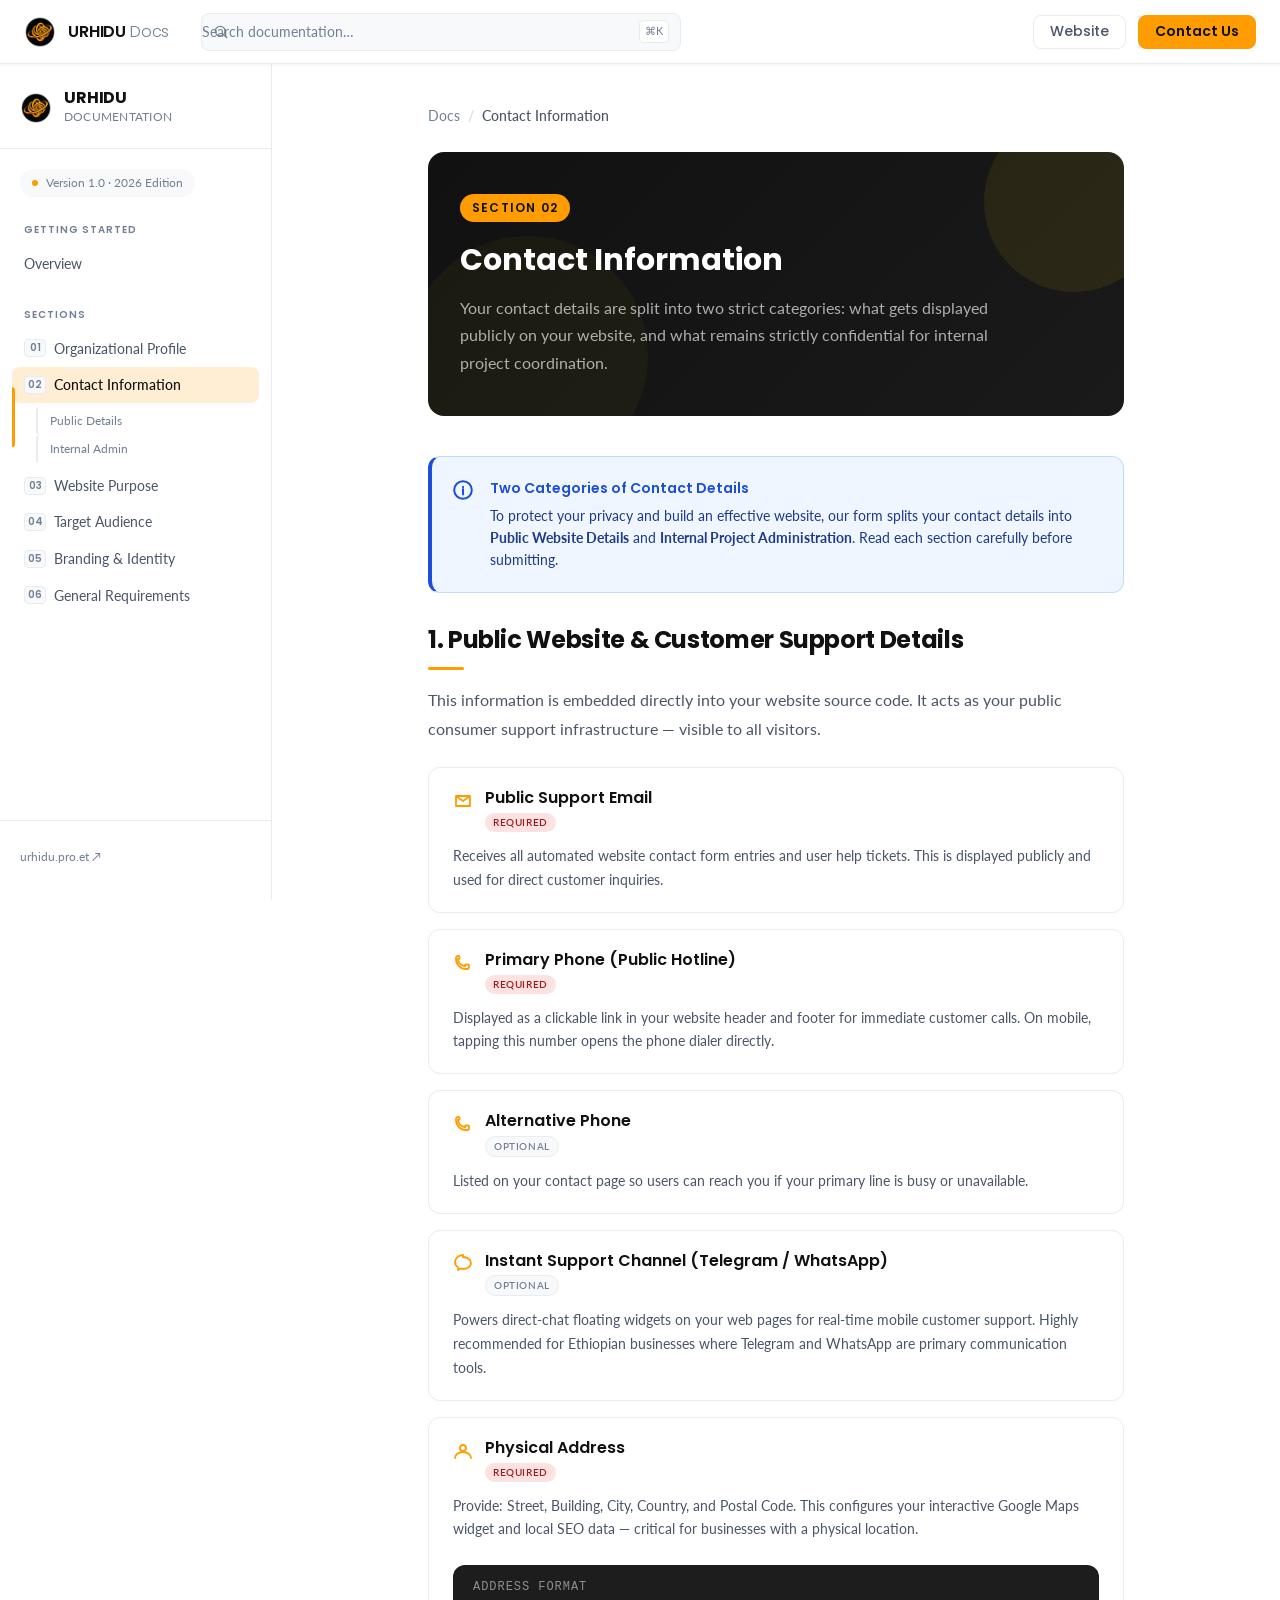
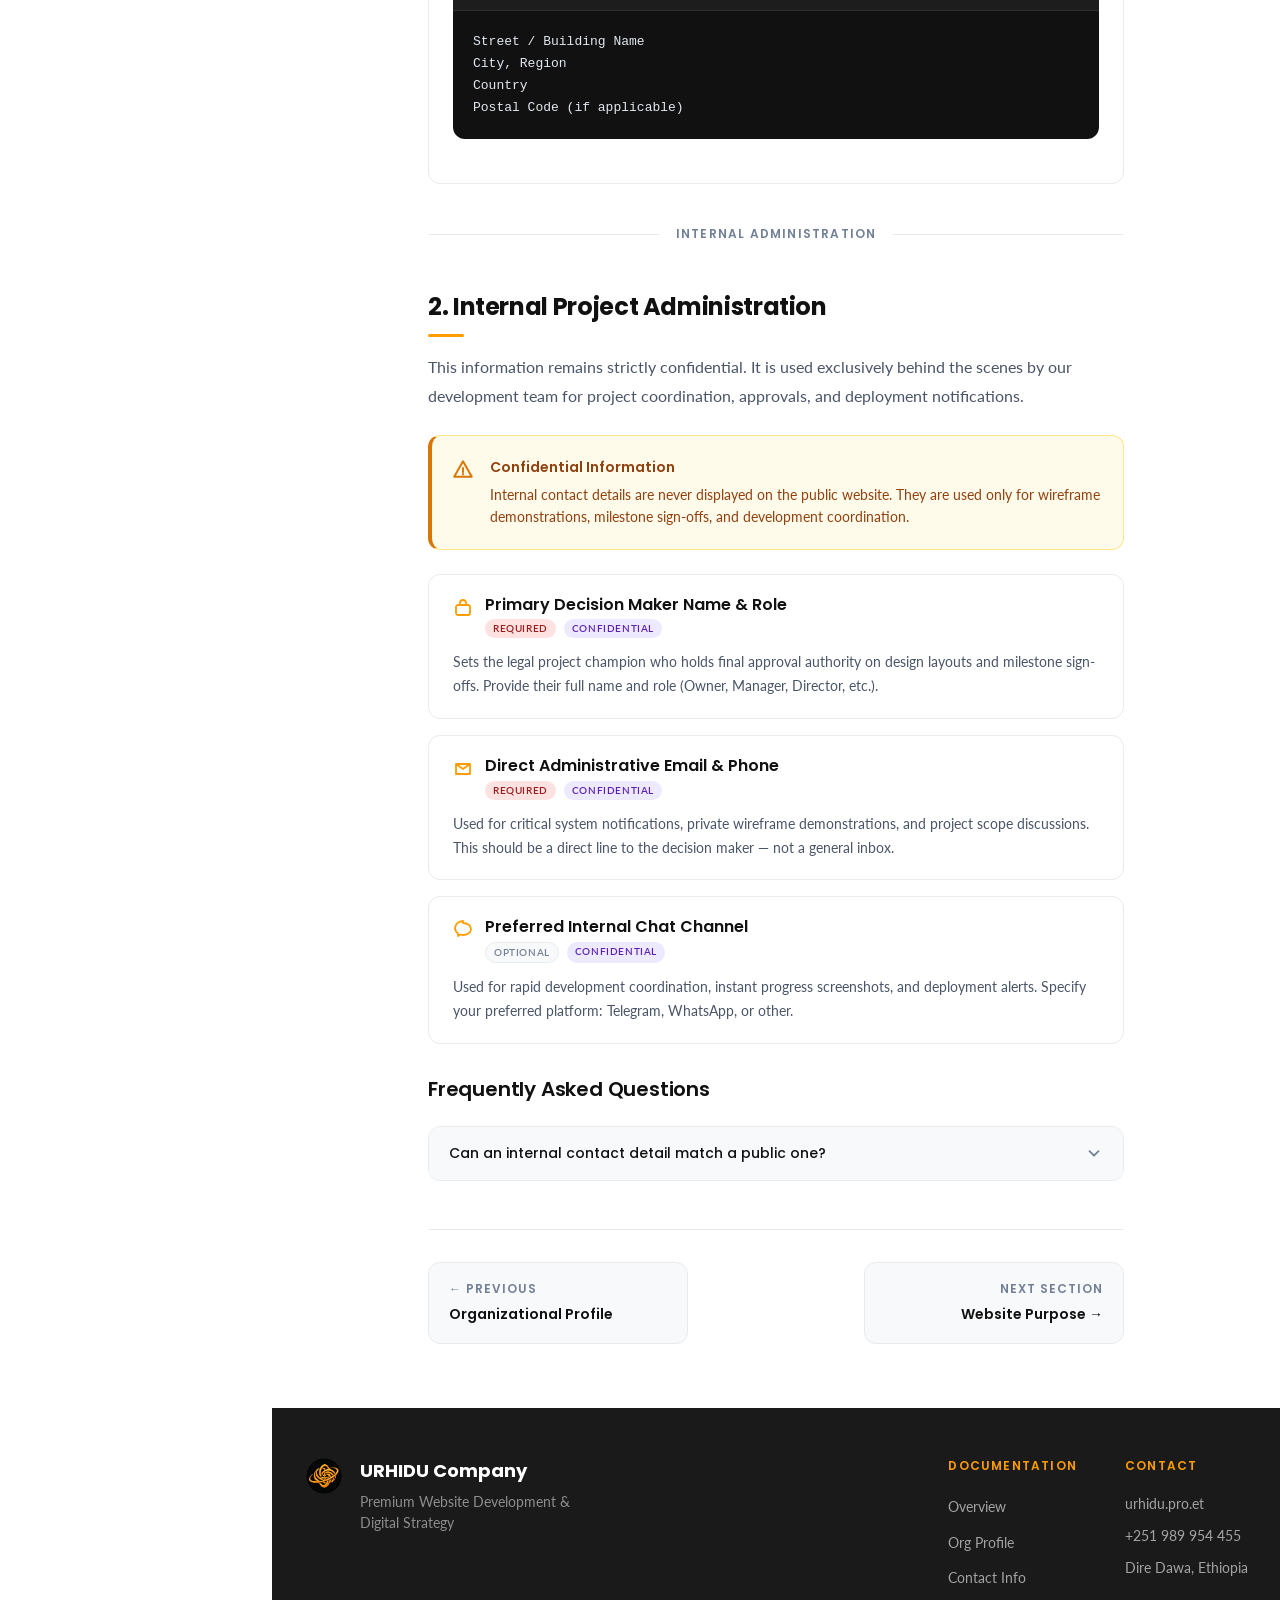
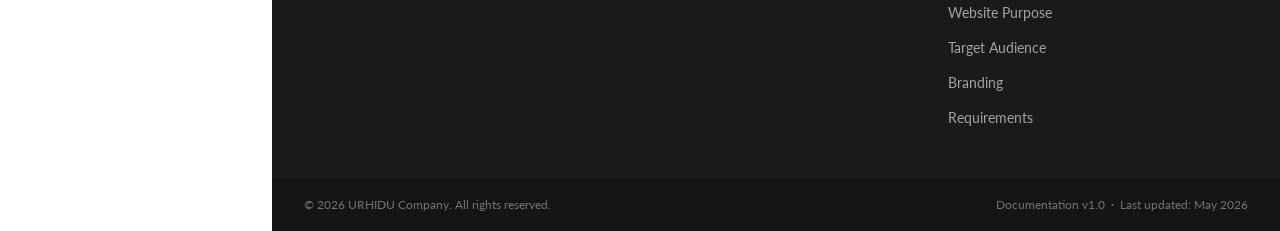
<file: pages/contact-information.html>
<!DOCTYPE html>
<html lang="en">
<head>
  <meta charset="UTF-8" />
  <meta name="viewport" content="width=device-width, initial-scale=1.0" />
  <meta name="description" content="Section 2: Contact Information – URHIDU Website Development Questionnaire Guide" />
  <title>Contact Information – URHIDU Docs</title>
  <link rel="icon" type="image/png" href="../assets/logo/logo.png" />
  <link rel="preconnect" href="https://fonts.googleapis.com" />
  <link rel="preconnect" href="https://fonts.gstatic.com" crossorigin />
  <link href="https://fonts.googleapis.com/css2?family=Poppins:wght@300;400;500;600;700&family=Lato:wght@300;400;700&display=swap" rel="stylesheet" />
  <link rel="stylesheet" href="../css/style.css" />
  <link rel="stylesheet" href="../css/layout.css" />
  <link rel="stylesheet" href="../css/components.css" />
  <link rel="stylesheet" href="../css/typography.css" />
  <link rel="stylesheet" href="../css/responsive.css" />
</head>
<body>


  <!-- TOP HEADER -->
<header class="site-header" role="banner">
    <div class="header-inner">
      <!-- 1. Mobile Menu Button -->
      <button class="menu-toggle" id="menuToggle" aria-label="Toggle navigation" aria-expanded="false">
        <span class="hamburger-line"></span><span class="hamburger-line"></span><span class="hamburger-line"></span>
      </button>

      <!-- 2. Brand & Logo Area (Updated with your 3D PNG Logo) -->
      <div class="header-brand">
        <a href="../index.html" class="header-logo-link" aria-label="URHIDU Docs Home">
          <img src="../assets/logo/logo.png" alt="URHIDU Logo" class="header-logo-svg" />
          <span class="header-brand-name">URHIDU <span class="header-brand-suffix">Docs</span></span>
        </a>
      </div>

      <!-- 3. Search Bar Area (Updated with Dropdown Container) -->
      <div class="header-search-wrap">
        <div class="search-box" role="search">
          <!-- Search Icon -->
          <svg class="search-icon" viewBox="0 0 20 20" fill="none"><circle cx="9" cy="9" r="6" stroke="currentColor" stroke-width="1.8"/><path d="M13.5 13.5L17 17" stroke="currentColor" stroke-width="1.8" stroke-linecap="round"/></svg>
          
          <!-- Input field updated with id="globalSearchInput" -->
          <input type="search" id="globalSearchInput" class="search-input" placeholder="Search documentation…" aria-label="Search documentation" autocomplete="off" />
          <kbd class="search-kbd">⌘K</kbd>
          
          <!-- NEW: This is where the JS will inject the search results -->
          <div id="searchResults" class="search-results-dropdown"></div>
        </div>
      </div>

      <!-- 4. Action Buttons -->
      <nav class="header-actions">
        <a href="https://urhidu.pro.et" class="btn btn-ghost btn-sm" target="_blank" rel="noopener">Website</a>
        <a href="contact-information.html" class="btn btn-gold btn-sm">Contact Us</a>
      </nav>
    </div>
  </header>


  <div class="layout-wrapper">
    <div class="sidebar-overlay" id="sidebarOverlay" aria-hidden="true"></div>
    <aside class="sidebar" id="sidebar" role="navigation" aria-label="Documentation navigation">
      <div class="sidebar-inner">
        <div class="sidebar-logo-wrap">
          <a href="../index.html" class="sidebar-logo-link">
            <img src="../assets/logo/logo.png" alt="URHIDU Logo" class="header-logo-svg" />
            <div class="sidebar-brand-text"><span class="sidebar-brand-name">URHIDU</span><span class="sidebar-brand-sub">Documentation</span></div>
          </a>
        </div>
        <div class="sidebar-version-badge"><span class="version-dot"></span><span>Version 1.0 · 2026 Edition</span></div>
        <nav class="sidebar-nav">
          <div class="nav-group">
            <span class="nav-group-label">Getting Started</span>
            <ul class="nav-list" role="list">
              <li class="nav-item"><a href="../index.html" class="nav-link">Overview</a></li>
            </ul>
          </div>
          <div class="nav-group">
            <span class="nav-group-label">Sections</span>
            <ul class="nav-list" role="list">
              <li class="nav-item"><a href="organization-profile.html" class="nav-link"><span class="nav-number">01</span> Organizational Profile</a></li>
              <li class="nav-item nav-item--active nav-item--expanded">
                <a href="contact-information.html" class="nav-link nav-link--active" aria-current="page"><span class="nav-number">02</span> Contact Information</a>
                <ul class="nav-sub-list" role="list">
                  <li><a href="#public-contact" class="nav-sub-link">Public Details</a></li>
                  <li><a href="#internal-contact" class="nav-sub-link">Internal Admin</a></li>
                </ul>
              </li>
              <li class="nav-item"><a href="website-purpose.html" class="nav-link"><span class="nav-number">03</span> Website Purpose</a></li>
              <li class="nav-item"><a href="target-audience.html" class="nav-link"><span class="nav-number">04</span> Target Audience</a></li>
              <li class="nav-item"><a href="branding-identity.html" class="nav-link"><span class="nav-number">05</span> Branding & Identity</a></li>
              <li class="nav-item"><a href="required-questions.html" class="nav-link"><span class="nav-number">06</span> General Requirements</a></li>
            </ul>
          </div>
        </nav>
        <div class="sidebar-footer"><a href="https://urhidu.pro.et" class="sidebar-footer-link" target="_blank" rel="noopener">urhidu.pro.et ↗</a></div>
      </div>
    </aside>

    <main class="main-content" id="main" role="main">
      <div class="content-inner">

        <nav class="breadcrumb" aria-label="Breadcrumb">
          <ol class="breadcrumb-list" role="list">
            <li class="breadcrumb-item"><a href="../index.html" class="breadcrumb-link">Docs</a></li>
            <li class="breadcrumb-sep" aria-hidden="true">/</li>
            <li class="breadcrumb-item breadcrumb-item--current" aria-current="page">Contact Information</li>
          </ol>
        </nav>

        <div class="section-hero">
          <div class="section-hero-badge">Section 02</div>
          <h1 class="section-hero-title">Contact Information</h1>
          <p class="section-hero-desc">Your contact details are split into two strict categories: what gets displayed publicly on your website, and what remains strictly confidential for internal project coordination.</p>
        </div>

        <div class="info-box" role="note">
          <div class="info-box-icon"><svg viewBox="0 0 20 20" fill="none"><circle cx="10" cy="10" r="8" stroke="currentColor" stroke-width="1.8"/><path d="M10 9v5M10 7v.5" stroke="currentColor" stroke-width="1.8" stroke-linecap="round"/></svg></div>
          <div class="info-box-content">
            <strong class="info-box-title">Two Categories of Contact Details</strong>
            <p>To protect your privacy and build an effective website, our form splits your contact details into <strong>Public Website Details</strong> and <strong>Internal Project Administration</strong>. Read each section carefully before submitting.</p>
          </div>
        </div>

        <!-- PUBLIC CONTACT -->
        <section class="content-section" id="public-contact" aria-labelledby="public-heading">
          <h2 class="section-heading" id="public-heading">1. Public Website &amp; Customer Support Details</h2>
          <p class="body-text">This information is embedded directly into your website source code. It acts as your public consumer support infrastructure — visible to all visitors.</p>

          <div class="field-list">
            <div class="field-item">
              <div class="field-item-header">
                <svg class="field-icon" viewBox="0 0 20 20" fill="none"><path d="M3 6l7 5 7-5M3 6h14v10H3z" stroke="currentColor" stroke-width="1.8" stroke-linejoin="round"/></svg>
                <div>
                  <p class="field-label">Public Support Email</p>
                  <div class="field-meta"><span class="field-tag field-tag--required">Required</span></div>
                </div>
              </div>
              <div class="field-body">
                <p>Receives all automated website contact form entries and user help tickets. This is displayed publicly and used for direct customer inquiries.</p>
              </div>
            </div>
            <div class="field-item">
              <div class="field-item-header">
                <svg class="field-icon" viewBox="0 0 20 20" fill="none"><path d="M5 4a2 2 0 0 0-2 2v1c0 5.523 4.477 10 10 10h1a2 2 0 0 0 2-2v-1.5a1 1 0 0 0-1-1h-2a1 1 0 0 0-1 1v.5a7 7 0 0 1-7-7h.5a1 1 0 0 0 1-1V5a1 1 0 0 0-1-1H5z" stroke="currentColor" stroke-width="1.8"/></svg>
                <div>
                  <p class="field-label">Primary Phone (Public Hotline)</p>
                  <div class="field-meta"><span class="field-tag field-tag--required">Required</span></div>
                </div>
              </div>
              <div class="field-body">
                <p>Displayed as a clickable link in your website header and footer for immediate customer calls. On mobile, tapping this number opens the phone dialer directly.</p>
              </div>
            </div>
            <div class="field-item">
              <div class="field-item-header">
                <svg class="field-icon" viewBox="0 0 20 20" fill="none"><path d="M5 4a2 2 0 0 0-2 2v1c0 5.523 4.477 10 10 10h1a2 2 0 0 0 2-2v-1.5a1 1 0 0 0-1-1h-2a1 1 0 0 0-1 1v.5a7 7 0 0 1-7-7h.5a1 1 0 0 0 1-1V5a1 1 0 0 0-1-1H5z" stroke="currentColor" stroke-width="1.8"/></svg>
                <div>
                  <p class="field-label">Alternative Phone</p>
                  <div class="field-meta"><span class="field-tag field-tag--optional">Optional</span></div>
                </div>
              </div>
              <div class="field-body">
                <p>Listed on your contact page so users can reach you if your primary line is busy or unavailable.</p>
              </div>
            </div>
            <div class="field-item">
              <div class="field-item-header">
                <svg class="field-icon" viewBox="0 0 20 20" fill="none"><path d="M10 2C5.03 2 2 5.86 2 9c0 2.09 1.19 4.1 3 5.39V17l2.5-1.5c.8.2 1.65.5 2.5.5 4.42 0 8-2.69 8-6s-3.58-6-8-6z" stroke="currentColor" stroke-width="1.8" stroke-linejoin="round"/></svg>
                <div>
                  <p class="field-label">Instant Support Channel (Telegram / WhatsApp)</p>
                  <div class="field-meta"><span class="field-tag field-tag--optional">Optional</span></div>
                </div>
              </div>
              <div class="field-body">
                <p>Powers direct-chat floating widgets on your web pages for real-time mobile customer support. Highly recommended for Ethiopian businesses where Telegram and WhatsApp are primary communication tools.</p>
              </div>
            </div>
            <div class="field-item">
              <div class="field-item-header">
                <svg class="field-icon" viewBox="0 0 20 20" fill="none"><path d="M10 11a3 3 0 1 0 0-6 3 3 0 0 0 0 6z" stroke="currentColor" stroke-width="1.8"/><path d="M2 18c0-3.31 3.58-6 8-6s8 2.69 8 6" stroke="currentColor" stroke-width="1.8" stroke-linecap="round"/></svg>
                <div>
                  <p class="field-label">Physical Address</p>
                  <div class="field-meta"><span class="field-tag field-tag--required">Required</span></div>
                </div>
              </div>
              <div class="field-body">
                <p>Provide: Street, Building, City, Country, and Postal Code. This configures your interactive Google Maps widget and local SEO data — critical for businesses with a physical location.</p>
                <div class="config-block">
                  <div class="config-block-header">
                    <span class="config-block-label">Address Format</span>
                  </div>
                  <pre><code>Street / Building Name
City, Region
Country
Postal Code (if applicable)</code></pre>
                </div>
              </div>
            </div>
          </div>
        </section>

        <div class="section-divider"><span class="section-divider-text">Internal Administration</span></div>

        <!-- INTERNAL CONTACT -->
        <section class="content-section" id="internal-contact" aria-labelledby="internal-heading">
          <h2 class="section-heading" id="internal-heading">2. Internal Project Administration</h2>
          <p class="body-text">This information remains strictly confidential. It is used exclusively behind the scenes by our development team for project coordination, approvals, and deployment notifications.</p>

          <div class="warning-box" role="alert">
            <div class="warning-box-icon"><svg viewBox="0 0 20 20" fill="none"><path d="M10 3L18 17H2L10 3z" stroke="currentColor" stroke-width="1.8" stroke-linejoin="round"/><path d="M10 9v4M10 14.5v.5" stroke="currentColor" stroke-width="1.8" stroke-linecap="round"/></svg></div>
            <div class="warning-box-content">
              <strong class="warning-box-title">Confidential Information</strong>
              <p>Internal contact details are never displayed on the public website. They are used only for wireframe demonstrations, milestone sign-offs, and development coordination.</p>
            </div>
          </div>

          <div class="field-list">
            <div class="field-item">
              <div class="field-item-header">
                <svg class="field-icon" viewBox="0 0 20 20" fill="none"><rect x="3" y="8" width="14" height="10" rx="2" stroke="currentColor" stroke-width="1.8"/><path d="M7 8V6a3 3 0 0 1 6 0v2" stroke="currentColor" stroke-width="1.8" stroke-linecap="round"/></svg>
                <div>
                  <p class="field-label">Primary Decision Maker Name &amp; Role</p>
                  <div class="field-meta"><span class="field-tag field-tag--required">Required</span><span class="field-tag field-tag--confidential">Confidential</span></div>
                </div>
              </div>
              <div class="field-body">
                <p>Sets the legal project champion who holds final approval authority on design layouts and milestone sign-offs. Provide their full name and role (Owner, Manager, Director, etc.).</p>
              </div>
            </div>
            <div class="field-item">
              <div class="field-item-header">
                <svg class="field-icon" viewBox="0 0 20 20" fill="none"><path d="M3 6l7 5 7-5M3 6h14v10H3z" stroke="currentColor" stroke-width="1.8" stroke-linejoin="round"/></svg>
                <div>
                  <p class="field-label">Direct Administrative Email &amp; Phone</p>
                  <div class="field-meta"><span class="field-tag field-tag--required">Required</span><span class="field-tag field-tag--confidential">Confidential</span></div>
                </div>
              </div>
              <div class="field-body">
                <p>Used for critical system notifications, private wireframe demonstrations, and project scope discussions. This should be a direct line to the decision maker — not a general inbox.</p>
              </div>
            </div>
            <div class="field-item">
              <div class="field-item-header">
                <svg class="field-icon" viewBox="0 0 20 20" fill="none"><path d="M10 2C5.03 2 2 5.86 2 9c0 2.09 1.19 4.1 3 5.39V17l2.5-1.5c.8.2 1.65.5 2.5.5 4.42 0 8-2.69 8-6s-3.58-6-8-6z" stroke="currentColor" stroke-width="1.8" stroke-linejoin="round"/></svg>
                <div>
                  <p class="field-label">Preferred Internal Chat Channel</p>
                  <div class="field-meta"><span class="field-tag field-tag--optional">Optional</span><span class="field-tag field-tag--confidential">Confidential</span></div>
                </div>
              </div>
              <div class="field-body">
                <p>Used for rapid development coordination, instant progress screenshots, and deployment alerts. Specify your preferred platform: Telegram, WhatsApp, or other.</p>
              </div>
            </div>
          </div>

          <h3 class="subsection-heading">Frequently Asked Questions</h3>
          <div class="faq-list">
            <div class="faq-item">
              <button class="faq-question" aria-expanded="false">
                Can an internal contact detail match a public one?
                <svg class="faq-chevron" viewBox="0 0 20 20" fill="none" aria-hidden="true"><path d="M5 8l5 5 5-5" stroke="currentColor" stroke-width="2" stroke-linecap="round" stroke-linejoin="round"/></svg>
              </button>
              <div class="faq-answer">
                <p>Yes. If you operate as a sole proprietor or small shop where you personally handle customer support, you can enter the same phone number or email in both sections. This is perfectly acceptable and common among small businesses.</p>
              </div>
            </div>
          </div>
        </section>

        <nav class="article-nav" aria-label="Article navigation">
          <a href="organization-profile.html" class="article-nav-prev">
            <span class="article-nav-label">← Previous</span>
            <span class="article-nav-title">Organizational Profile</span>
          </a>
          <a href="website-purpose.html" class="article-nav-next">
            <span class="article-nav-label">Next Section</span>
            <span class="article-nav-title">Website Purpose →</span>
          </a>
        </nav>

      </div>
    </main>
  </div>

<footer class="site-footer" role="contentinfo">
    <div class="footer-inner">
      
      <div class="footer-brand">
        <!-- Updated: Your new 3D PNG logo replacing the SVG -->
        <img src="../assets/logo/logo.png" alt="URHIDU Logo" class="footer-logo" />
        
        <div>
          <p class="footer-company">URHIDU Company</p>
          <p class="footer-tagline">Premium Website Development &amp; Digital Strategy</p>
        </div>
      </div>
      
      <div class="footer-links-grid">
        <div class="footer-col">
          <h4 class="footer-col-title">Documentation</h4>
          <ul class="footer-link-list" role="list">
            <li><a href="../index.html" class="footer-link">Overview</a></li>
            <li><a href="organization-profile.html" class="footer-link">Org Profile</a></li>
            <li><a href="contact-information.html" class="footer-link">Contact Info</a></li>
            <li><a href="website-purpose.html" class="footer-link">Website Purpose</a></li>
            <li><a href="target-audience.html" class="footer-link">Target Audience</a></li>
            <li><a href="branding-identity.html" class="footer-link">Branding</a></li>
            <li><a href="required-questions.html" class="footer-link">Requirements</a></li>
          </ul>
        </div>
        
        <div class="footer-col">
          <h4 class="footer-col-title">Contact</h4>
          <address class="footer-address">
            <p><a href="https://urhidu.pro.et" class="footer-link" target="_blank" rel="noopener">urhidu.pro.et</a></p>
            <p><a href="tel:+251989954455" class="footer-link">+251 989 954 455</a></p>
            <p>Dire Dawa, Ethiopia</p>
          </address>
        </div>
      </div>
      
    </div>
    
    <div class="footer-bottom">
      <p class="footer-copy">© 2026 URHIDU Company. All rights reserved.</p>
      <p class="footer-meta">Documentation v1.0 &nbsp;·&nbsp; Last updated: May 2026</p>
    </div>
  </footer>
  <script>
    const menuToggle = document.getElementById('menuToggle');
    const sidebar = document.getElementById('sidebar');
    const overlay = document.getElementById('sidebarOverlay');
    function toggleSidebar(open) { sidebar.classList.toggle('sidebar--open', open); overlay.classList.toggle('overlay--visible', open); menuToggle.setAttribute('aria-expanded', String(open)); document.body.classList.toggle('no-scroll', open); }
    menuToggle.addEventListener('click', () => toggleSidebar(!sidebar.classList.contains('sidebar--open')));
    overlay.addEventListener('click', () => toggleSidebar(false));
    document.querySelectorAll('.faq-question').forEach(btn => {
      btn.addEventListener('click', function() {
        const item = this.closest('.faq-item'); const isOpen = item.classList.contains('faq-item--open');
        document.querySelectorAll('.faq-item').forEach(i => { i.classList.remove('faq-item--open'); i.querySelector('.faq-question').setAttribute('aria-expanded', 'false'); });
        if (!isOpen) { item.classList.add('faq-item--open'); this.setAttribute('aria-expanded', 'true'); }
      });
    });
  </script>
  
    <script src="../js/search.js"></script>
</body>
</html>
</file>
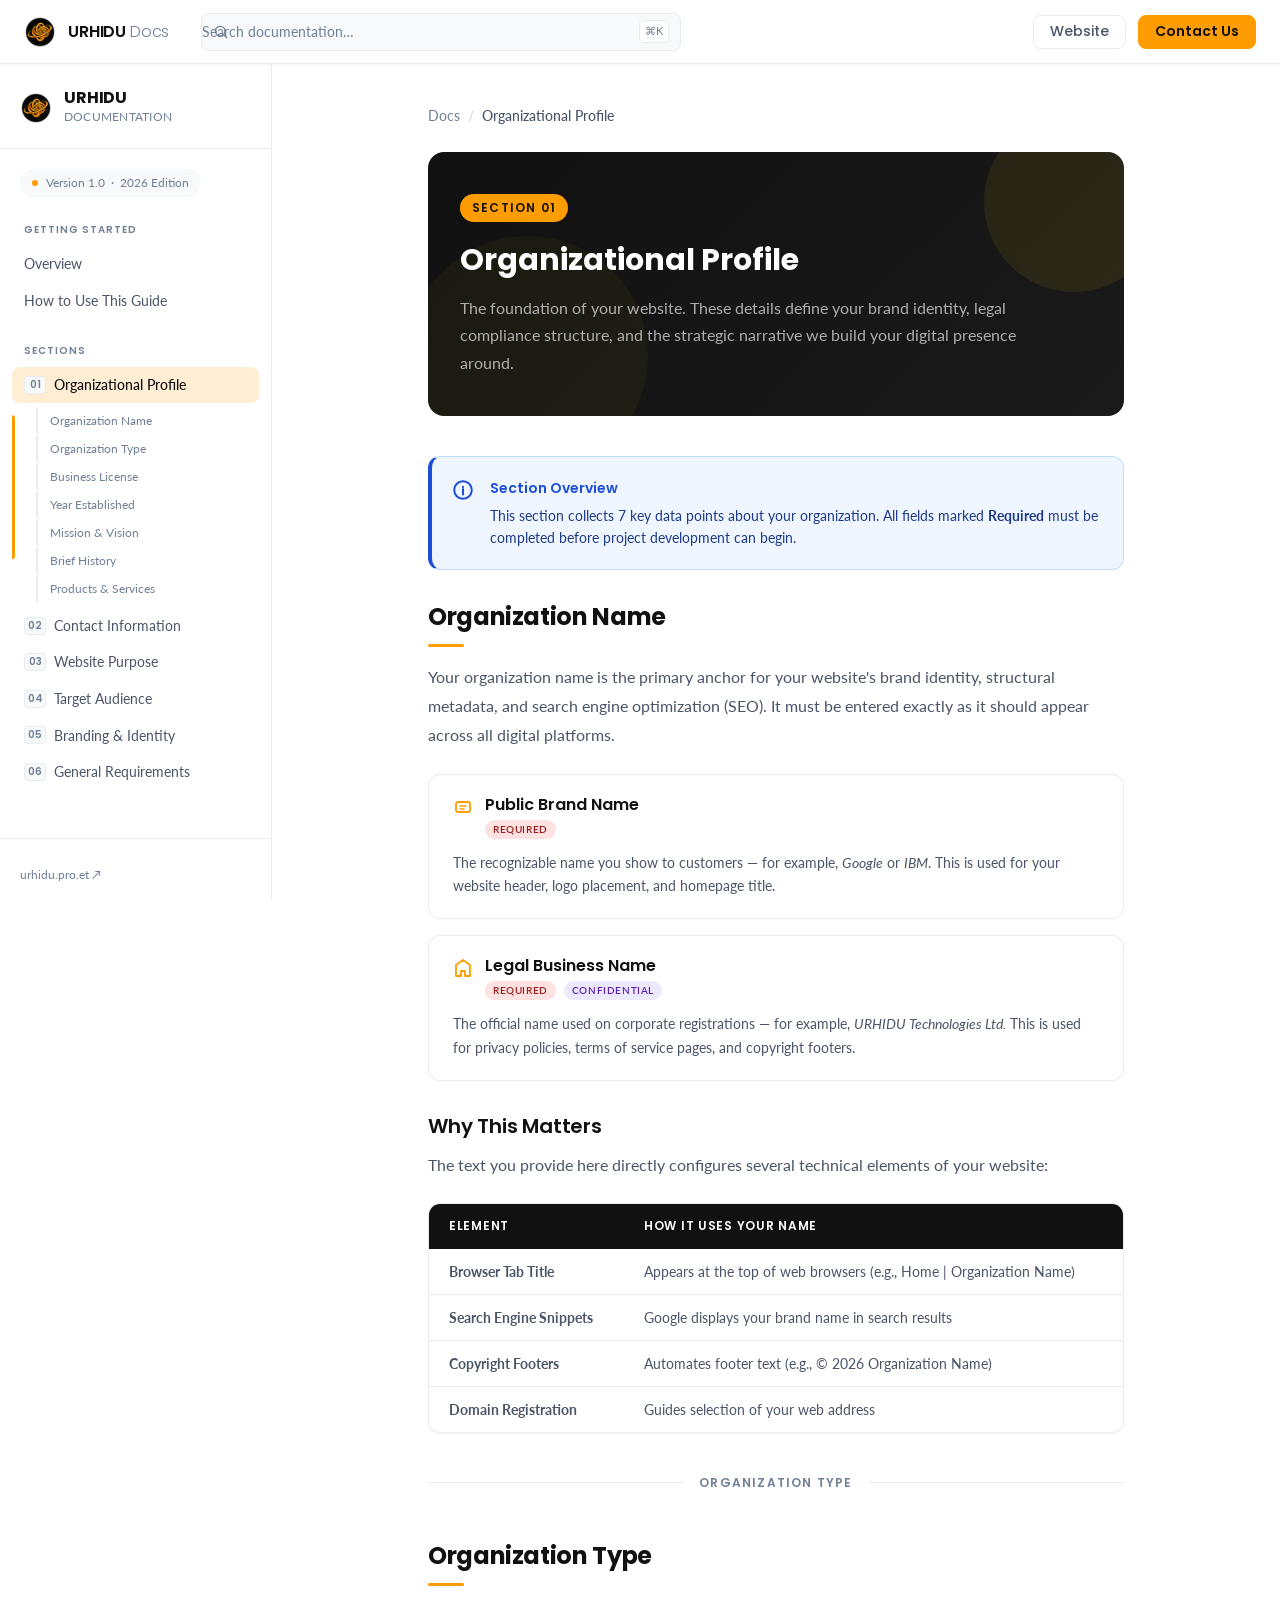
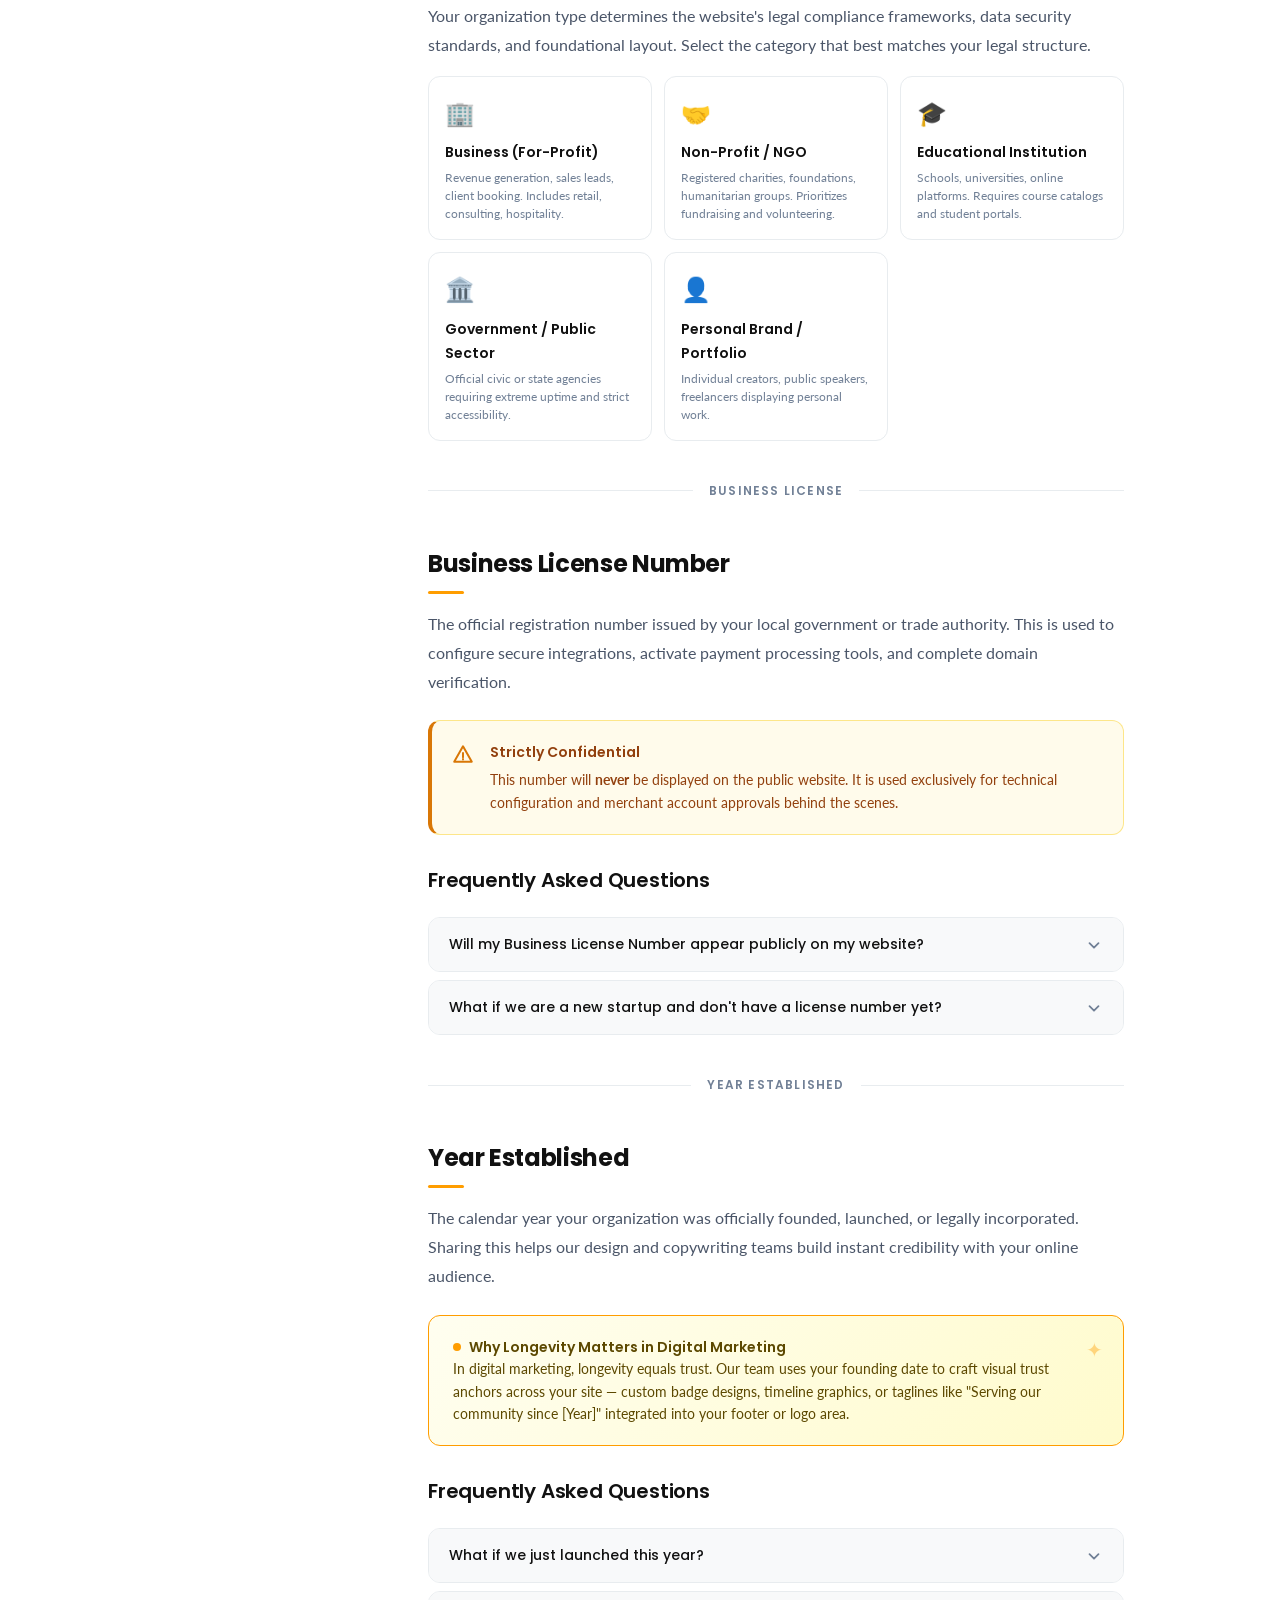
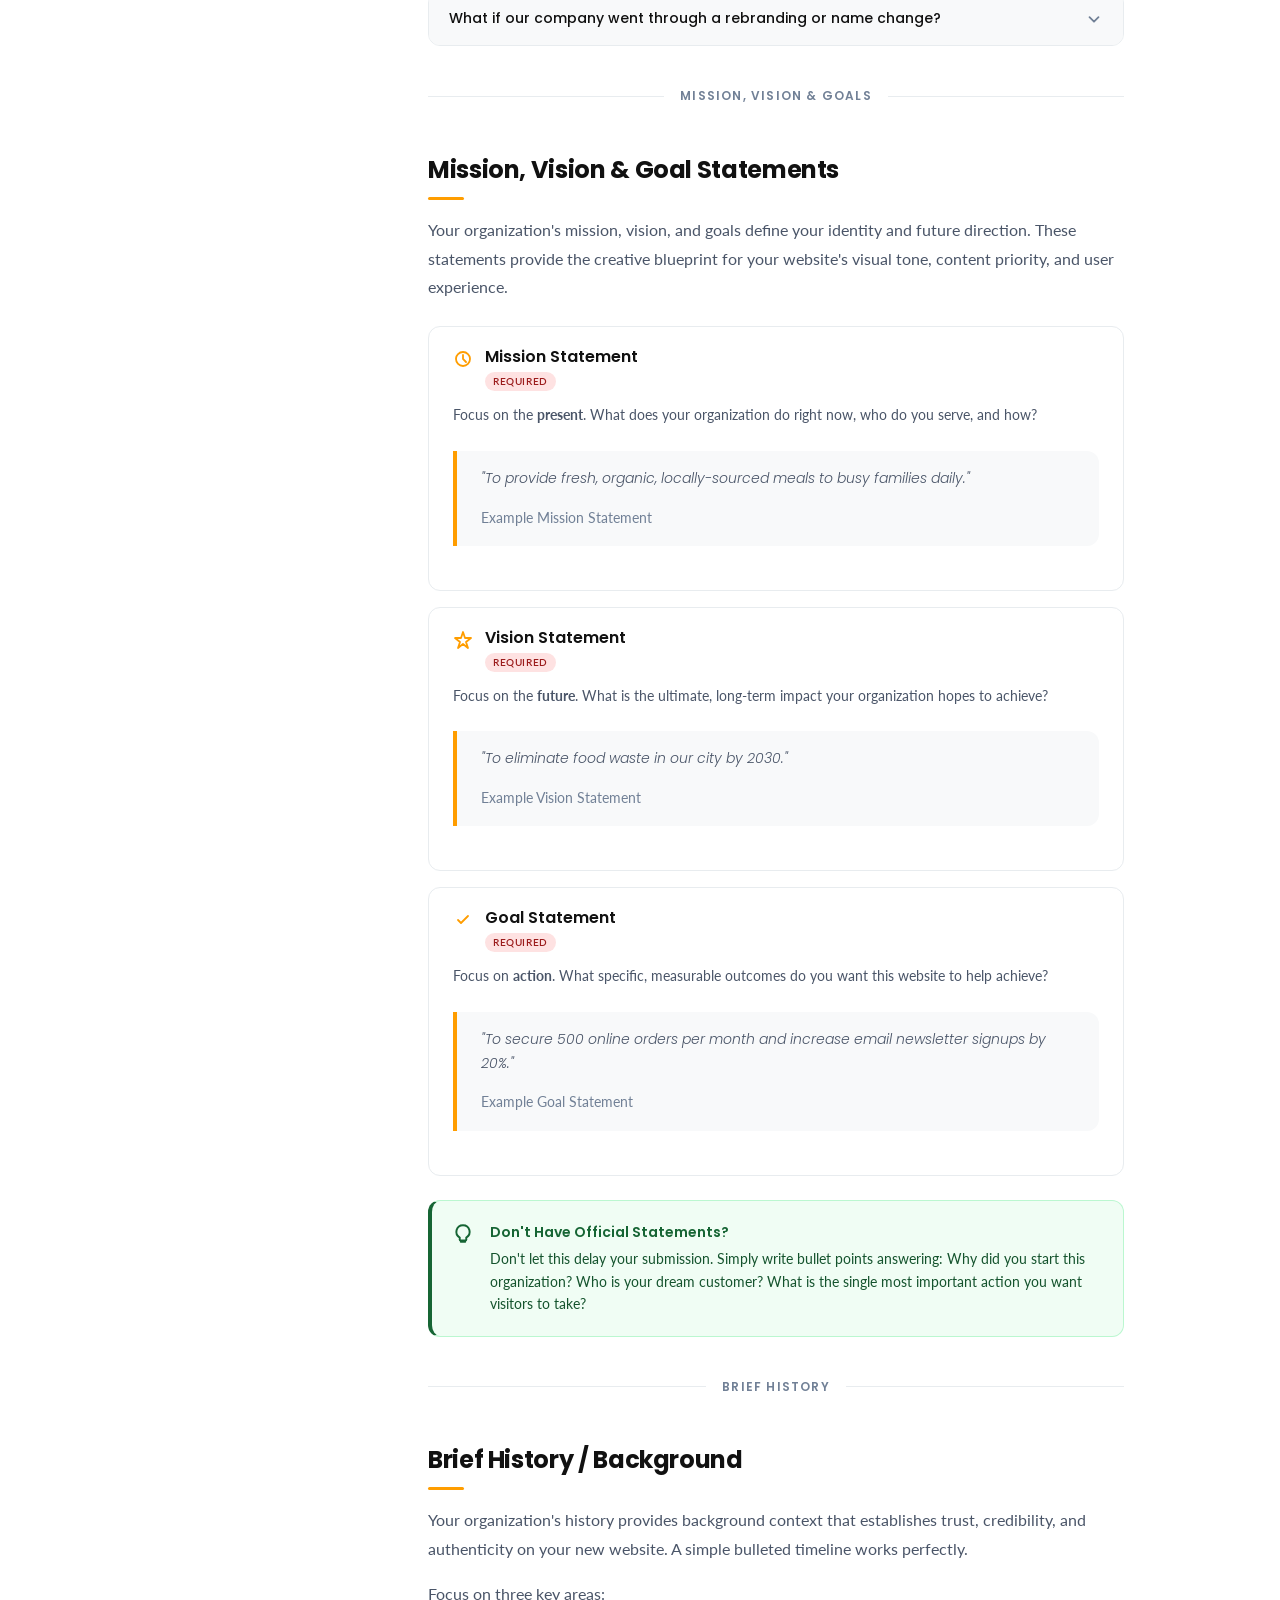
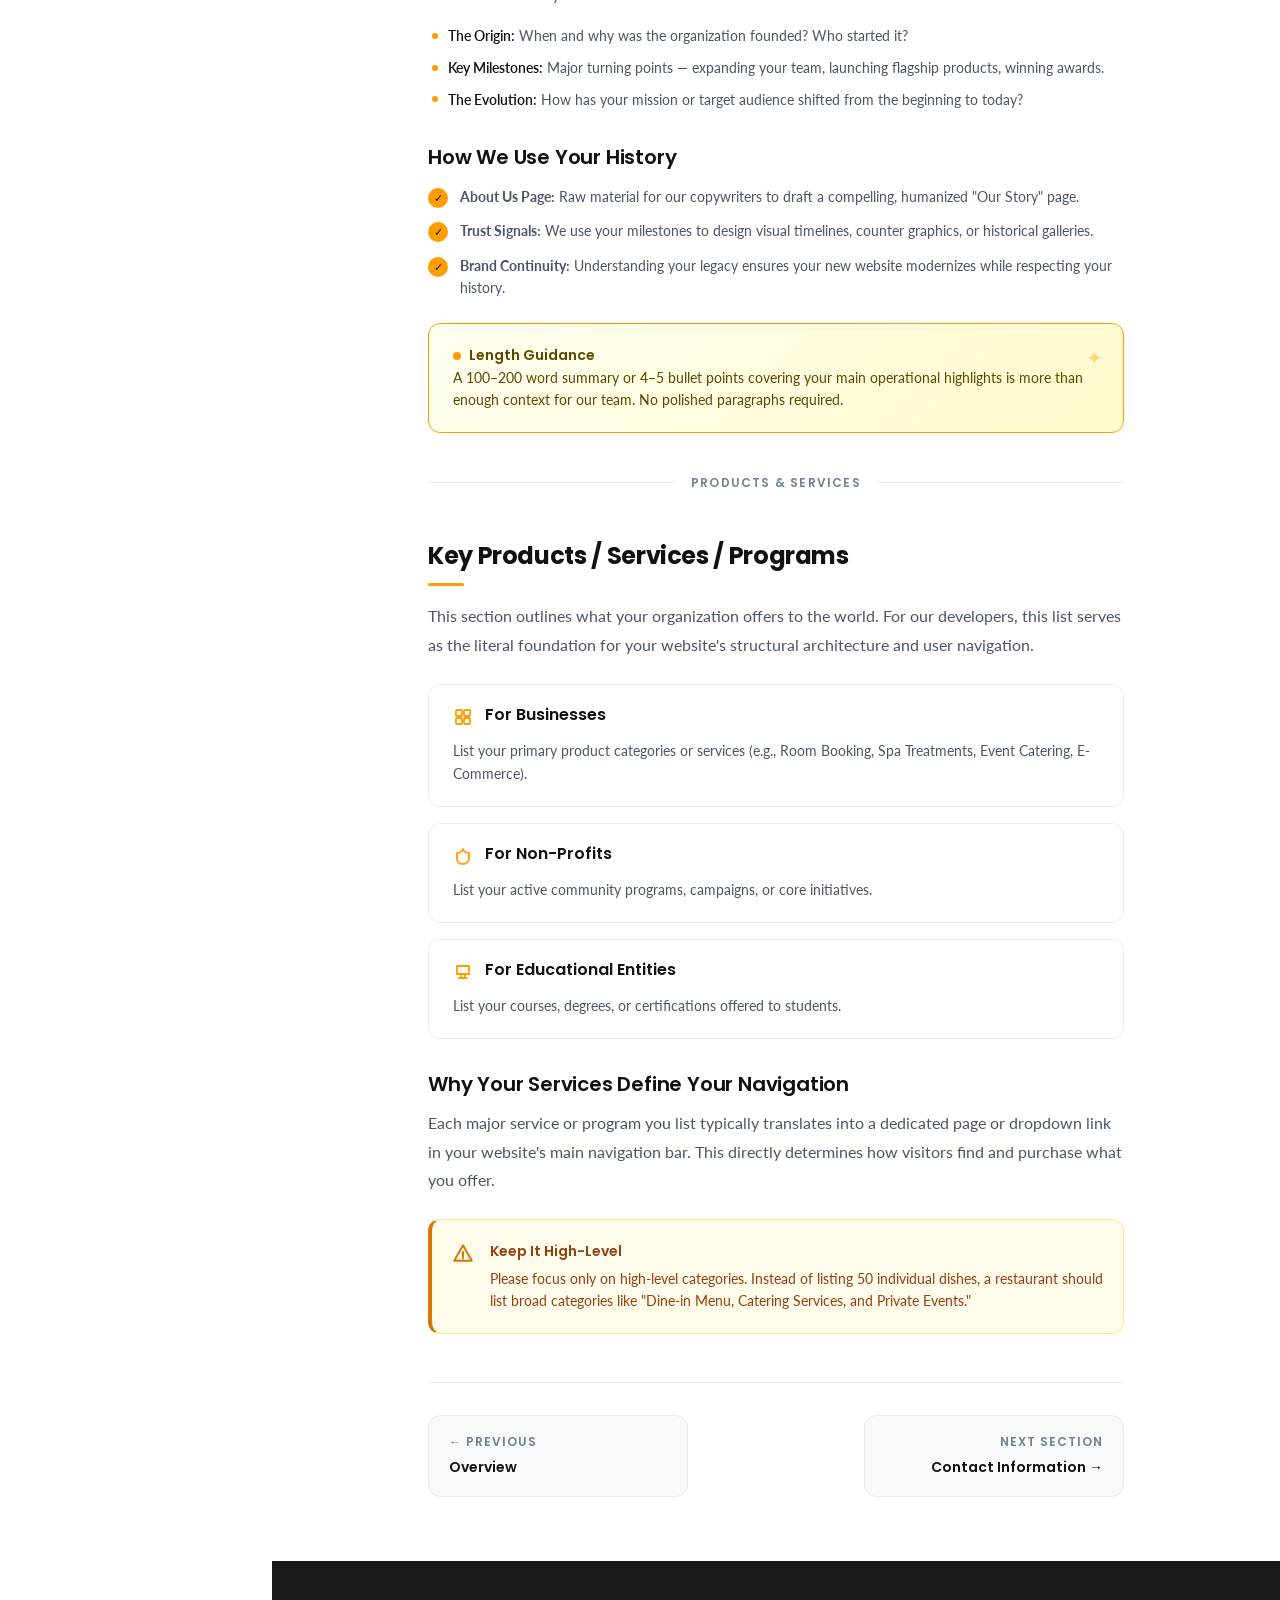
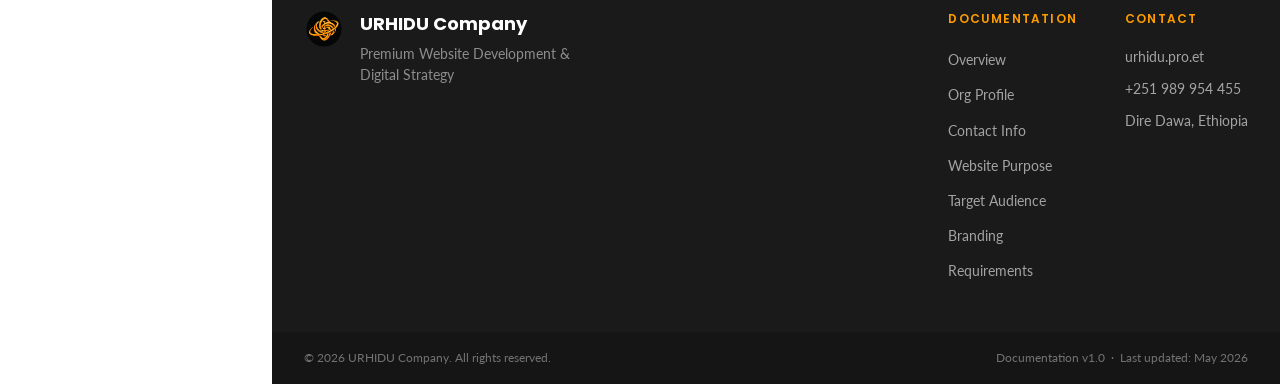
<file: pages/organization-profile.html>
<!DOCTYPE html>
<html lang="en">
<head>
  <meta charset="UTF-8" />
  <meta name="viewport" content="width=device-width, initial-scale=1.0" />
  <meta name="description" content="Section 1: Organizational Profile – URHIDU Website Development Questionnaire Guide" />
  <meta property="og:title" content="Organizational Profile – URHIDU Docs" />
  <meta property="og:type" content="website" />
  <title>Organizational Profile – URHIDU Docs</title>
  <link rel="icon" type="image/png" href="../assets/logo/logo.png" />
  <link rel="preconnect" href="https://fonts.googleapis.com" />
  <link rel="preconnect" href="https://fonts.gstatic.com" crossorigin />
  <link href="https://fonts.googleapis.com/css2?family=Poppins:wght@300;400;500;600;700&family=Lato:wght@300;400;700&display=swap" rel="stylesheet" />
  <link rel="stylesheet" href="../css/style.css" />
  <link rel="stylesheet" href="../css/layout.css" />
  <link rel="stylesheet" href="../css/components.css" />
  <link rel="stylesheet" href="../css/typography.css" />
  <link rel="stylesheet" href="../css/responsive.css" />
</head>
<body>


  <!-- TOP HEADER -->
<header class="site-header" role="banner">
    <div class="header-inner">
      <!-- 1. Mobile Menu Button -->
      <button class="menu-toggle" id="menuToggle" aria-label="Toggle navigation" aria-expanded="false">
        <span class="hamburger-line"></span><span class="hamburger-line"></span><span class="hamburger-line"></span>
      </button>

      <!-- 2. Brand & Logo Area (Updated with your 3D PNG Logo) -->
      <div class="header-brand">
        <a href="../index.html" class="header-logo-link" aria-label="URHIDU Docs Home">
          <img src="../assets/logo/logo.png" alt="URHIDU Logo" class="header-logo-svg" />
          <span class="header-brand-name">URHIDU <span class="header-brand-suffix">Docs</span></span>
        </a>
      </div>

      <!-- 3. Search Bar Area (Updated with Dropdown Container) -->
      <div class="header-search-wrap">
        <div class="search-box" role="search">
          <!-- Search Icon -->
          <svg class="search-icon" viewBox="0 0 20 20" fill="none"><circle cx="9" cy="9" r="6" stroke="currentColor" stroke-width="1.8"/><path d="M13.5 13.5L17 17" stroke="currentColor" stroke-width="1.8" stroke-linecap="round"/></svg>
          
          <!-- Input field updated with id="globalSearchInput" -->
          <input type="search" id="globalSearchInput" class="search-input" placeholder="Search documentation…" aria-label="Search documentation" autocomplete="off" />
          <kbd class="search-kbd">⌘K</kbd>
          
          <!-- NEW: This is where the JS will inject the search results -->
          <div id="searchResults" class="search-results-dropdown"></div>
        </div>
      </div>

      <!-- 4. Action Buttons -->
      <nav class="header-actions">
        <a href="https://urhidu.pro.et" class="btn btn-ghost btn-sm" target="_blank" rel="noopener">Website</a>
        <a href="contact-information.html" class="btn btn-gold btn-sm">Contact Us</a>
      </nav>
    </div>
  </header>


  <div class="layout-wrapper">
    <div class="sidebar-overlay" id="sidebarOverlay" aria-hidden="true"></div>

    <aside class="sidebar" id="sidebar" role="navigation" aria-label="Documentation navigation">
      <div class="sidebar-inner">
        <div class="sidebar-logo-wrap">
          <a href="../index.html" class="sidebar-logo-link">
          <img src="../assets/logo/logo.png" alt="URHIDU Logo" class="header-logo-svg" />
            <div class="sidebar-brand-text">
              <span class="sidebar-brand-name">URHIDU</span>
              <span class="sidebar-brand-sub">Documentation</span>
            </div>
          </a>
        </div>
        <div class="sidebar-version-badge">
          <span class="version-dot"></span>
          <span>Version 1.0 &nbsp;·&nbsp; 2026 Edition</span>
        </div>
        <nav class="sidebar-nav">
          <div class="nav-group">
            <span class="nav-group-label">Getting Started</span>
            <ul class="nav-list" role="list">
              <li class="nav-item"><a href="../index.html" class="nav-link">Overview</a></li>
              <li class="nav-item"><a href="../index.html#how-to-use" class="nav-link">How to Use This Guide</a></li>
            </ul>
          </div>
          <div class="nav-group">
            <span class="nav-group-label">Sections</span>
            <ul class="nav-list" role="list">
              <li class="nav-item nav-item--active nav-item--expanded">
                <a href="organization-profile.html" class="nav-link nav-link--active" aria-current="page">
                  <span class="nav-number">01</span> Organizational Profile
                </a>
                <ul class="nav-sub-list" role="list">
                  <li><a href="#org-name" class="nav-sub-link">Organization Name</a></li>
                  <li><a href="#org-type" class="nav-sub-link">Organization Type</a></li>
                  <li><a href="#license" class="nav-sub-link">Business License</a></li>
                  <li><a href="#year" class="nav-sub-link">Year Established</a></li>
                  <li><a href="#mission" class="nav-sub-link">Mission & Vision</a></li>
                  <li><a href="#history" class="nav-sub-link">Brief History</a></li>
                  <li><a href="#services" class="nav-sub-link">Products & Services</a></li>
                </ul>
              </li>
              <li class="nav-item"><a href="contact-information.html" class="nav-link"><span class="nav-number">02</span> Contact Information</a></li>
              <li class="nav-item"><a href="website-purpose.html" class="nav-link"><span class="nav-number">03</span> Website Purpose</a></li>
              <li class="nav-item"><a href="target-audience.html" class="nav-link"><span class="nav-number">04</span> Target Audience</a></li>
              <li class="nav-item"><a href="branding-identity.html" class="nav-link"><span class="nav-number">05</span> Branding & Identity</a></li>
              <li class="nav-item"><a href="required-questions.html" class="nav-link"><span class="nav-number">06</span> General Requirements</a></li>
            </ul>
          </div>
        </nav>
        <div class="sidebar-footer">
          <a href="https://urhidu.pro.et" class="sidebar-footer-link" target="_blank" rel="noopener">urhidu.pro.et ↗</a>
        </div>
      </div>
    </aside>

    <main class="main-content" id="main" role="main">
      <div class="content-inner">

        <nav class="breadcrumb" aria-label="Breadcrumb">
          <ol class="breadcrumb-list" role="list">
            <li class="breadcrumb-item"><a href="../index.html" class="breadcrumb-link">Docs</a></li>
            <li class="breadcrumb-sep" aria-hidden="true">/</li>
            <li class="breadcrumb-item breadcrumb-item--current" aria-current="page">Organizational Profile</li>
          </ol>
        </nav>

        <!-- HERO -->
        <div class="section-hero">
          <div class="section-hero-badge">Section 01</div>
          <h1 class="section-hero-title">Organizational Profile</h1>
          <p class="section-hero-desc">The foundation of your website. These details define your brand identity, legal compliance structure, and the strategic narrative we build your digital presence around.</p>
        </div>

        <div class="info-box" role="note">
          <div class="info-box-icon"><svg viewBox="0 0 20 20" fill="none"><circle cx="10" cy="10" r="8" stroke="currentColor" stroke-width="1.8"/><path d="M10 9v5M10 7v.5" stroke="currentColor" stroke-width="1.8" stroke-linecap="round"/></svg></div>
          <div class="info-box-content">
            <strong class="info-box-title">Section Overview</strong>
            <p>This section collects 7 key data points about your organization. All fields marked <strong>Required</strong> must be completed before project development can begin.</p>
          </div>
        </div>

        <!-- ORG NAME -->
        <section class="content-section" id="org-name" aria-labelledby="org-name-heading">
          <h2 class="section-heading" id="org-name-heading">Organization Name</h2>
          <p class="body-text">Your organization name is the primary anchor for your website's brand identity, structural metadata, and search engine optimization (SEO). It must be entered exactly as it should appear across all digital platforms.</p>

          <div class="field-list">
            <div class="field-item">
              <div class="field-item-header">
                <svg class="field-icon" viewBox="0 0 20 20" fill="none"><rect x="3" y="5" width="14" height="10" rx="2" stroke="currentColor" stroke-width="1.8"/><path d="M7 9h6M7 12h4" stroke="currentColor" stroke-width="1.6" stroke-linecap="round"/></svg>
                <div>
                  <p class="field-label">Public Brand Name</p>
                  <div class="field-meta">
                    <span class="field-tag field-tag--required">Required</span>
                  </div>
                </div>
              </div>
              <div class="field-body">
                <p>The recognizable name you show to customers — for example, <em>Google</em> or <em>IBM</em>. This is used for your website header, logo placement, and homepage title.</p>
              </div>
            </div>
            <div class="field-item">
              <div class="field-item-header">
                <svg class="field-icon" viewBox="0 0 20 20" fill="none"><path d="M10 2L3 7v11h5v-5h4v5h5V7L10 2z" stroke="currentColor" stroke-width="1.8" stroke-linejoin="round"/></svg>
                <div>
                  <p class="field-label">Legal Business Name</p>
                  <div class="field-meta">
                    <span class="field-tag field-tag--required">Required</span>
                    <span class="field-tag field-tag--confidential">Confidential</span>
                  </div>
                </div>
              </div>
              <div class="field-body">
                <p>The official name used on corporate registrations — for example, <em>URHIDU Technologies Ltd.</em> This is used for privacy policies, terms of service pages, and copyright footers.</p>
              </div>
            </div>
          </div>

          <h3 class="subsection-heading">Why This Matters</h3>
          <p class="body-text">The text you provide here directly configures several technical elements of your website:</p>

          <div class="table-wrap" role="region" aria-label="Technical impact table" tabindex="0">
            <table class="data-table">
              <thead>
                <tr>
                  <th scope="col">Element</th>
                  <th scope="col">How It Uses Your Name</th>
                </tr>
              </thead>
              <tbody>
                <tr><td><strong>Browser Tab Title</strong></td><td>Appears at the top of web browsers (e.g., Home | Organization Name)</td></tr>
                <tr><td><strong>Search Engine Snippets</strong></td><td>Google displays your brand name in search results</td></tr>
                <tr><td><strong>Copyright Footers</strong></td><td>Automates footer text (e.g., © 2026 Organization Name)</td></tr>
                <tr><td><strong>Domain Registration</strong></td><td>Guides selection of your web address</td></tr>
              </tbody>
            </table>
          </div>
        </section>

        <div class="section-divider"><span class="section-divider-text">Organization Type</span></div>

        <!-- ORG TYPE -->
        <section class="content-section" id="org-type" aria-labelledby="org-type-heading">
          <h2 class="section-heading" id="org-type-heading">Organization Type</h2>
          <p class="body-text">Your organization type determines the website's legal compliance frameworks, data security standards, and foundational layout. Select the category that best matches your legal structure.</p>

          <div class="option-grid">
            <div class="option-card">
              <div class="option-card-icon">🏢</div>
              <p class="option-card-title">Business (For-Profit)</p>
              <p class="option-card-desc">Revenue generation, sales leads, client booking. Includes retail, consulting, hospitality.</p>
            </div>
            <div class="option-card">
              <div class="option-card-icon">🤝</div>
              <p class="option-card-title">Non-Profit / NGO</p>
              <p class="option-card-desc">Registered charities, foundations, humanitarian groups. Prioritizes fundraising and volunteering.</p>
            </div>
            <div class="option-card">
              <div class="option-card-icon">🎓</div>
              <p class="option-card-title">Educational Institution</p>
              <p class="option-card-desc">Schools, universities, online platforms. Requires course catalogs and student portals.</p>
            </div>
            <div class="option-card">
              <div class="option-card-icon">🏛️</div>
              <p class="option-card-title">Government / Public Sector</p>
              <p class="option-card-desc">Official civic or state agencies requiring extreme uptime and strict accessibility.</p>
            </div>
            <div class="option-card">
              <div class="option-card-icon">👤</div>
              <p class="option-card-title">Personal Brand / Portfolio</p>
              <p class="option-card-desc">Individual creators, public speakers, freelancers displaying personal work.</p>
            </div>
          </div>
        </section>

        <div class="section-divider"><span class="section-divider-text">Business License</span></div>

        <!-- LICENSE -->
        <section class="content-section" id="license" aria-labelledby="license-heading">
          <h2 class="section-heading" id="license-heading">Business License Number</h2>
          <p class="body-text">The official registration number issued by your local government or trade authority. This is used to configure secure integrations, activate payment processing tools, and complete domain verification.</p>

          <div class="warning-box" role="alert">
            <div class="warning-box-icon"><svg viewBox="0 0 20 20" fill="none"><path d="M10 3L18 17H2L10 3z" stroke="currentColor" stroke-width="1.8" stroke-linejoin="round"/><path d="M10 9v4M10 14.5v.5" stroke="currentColor" stroke-width="1.8" stroke-linecap="round"/></svg></div>
            <div class="warning-box-content">
              <strong class="warning-box-title">Strictly Confidential</strong>
              <p>This number will <strong>never</strong> be displayed on the public website. It is used exclusively for technical configuration and merchant account approvals behind the scenes.</p>
            </div>
          </div>

          <h3 class="subsection-heading">Frequently Asked Questions</h3>
          <div class="faq-list">
            <div class="faq-item">
              <button class="faq-question" aria-expanded="false">
                Will my Business License Number appear publicly on my website?
                <svg class="faq-chevron" viewBox="0 0 20 20" fill="none" aria-hidden="true"><path d="M5 8l5 5 5-5" stroke="currentColor" stroke-width="2" stroke-linecap="round" stroke-linejoin="round"/></svg>
              </button>
              <div class="faq-answer">
                <p>No. This information is treated as highly confidential administrative metadata. It is used strictly for technical configurations, server authentications, and merchant account approvals. It will never be visible to your website visitors unless you explicitly request it to be included in your privacy policy.</p>
              </div>
            </div>
            <div class="faq-item">
              <button class="faq-question" aria-expanded="false">
                What if we are a new startup and don't have a license number yet?
                <svg class="faq-chevron" viewBox="0 0 20 20" fill="none" aria-hidden="true"><path d="M5 8l5 5 5-5" stroke="currentColor" stroke-width="2" stroke-linecap="round" stroke-linejoin="round"/></svg>
              </button>
              <div class="faq-answer">
                <p>If your registration is currently being processed, simply write <code class="inline-code">In Progress</code> or <code class="inline-code">N/A</code>. Our team can build, design, and test your entire website in a private staging environment. You can provide the final number right before we launch the live site.</p>
              </div>
            </div>
          </div>
        </section>

        <div class="section-divider"><span class="section-divider-text">Year Established</span></div>

        <!-- YEAR -->
        <section class="content-section" id="year" aria-labelledby="year-heading">
          <h2 class="section-heading" id="year-heading">Year Established</h2>
          <p class="body-text">The calendar year your organization was officially founded, launched, or legally incorporated. Sharing this helps our design and copywriting teams build instant credibility with your online audience.</p>

          <div class="note-card">
            <p class="note-card-title">Why Longevity Matters in Digital Marketing</p>
            <p>In digital marketing, longevity equals trust. Our team uses your founding date to craft visual trust anchors across your site — custom badge designs, timeline graphics, or taglines like "Serving our community since [Year]" integrated into your footer or logo area.</p>
          </div>

          <h3 class="subsection-heading">Frequently Asked Questions</h3>
          <div class="faq-list">
            <div class="faq-item">
              <button class="faq-question" aria-expanded="false">
                What if we just launched this year?
                <svg class="faq-chevron" viewBox="0 0 20 20" fill="none" aria-hidden="true"><path d="M5 8l5 5 5-5" stroke="currentColor" stroke-width="2" stroke-linecap="round" stroke-linejoin="round"/></svg>
              </button>
              <div class="faq-answer">
                <p>That is fantastic! Enter the current year. We will frame your website messaging around being a modern, fresh, and innovative new player in your industry.</p>
              </div>
            </div>
            <div class="faq-item">
              <button class="faq-question" aria-expanded="false">
                What if our company went through a rebranding or name change?
                <svg class="faq-chevron" viewBox="0 0 20 20" fill="none" aria-hidden="true"><path d="M5 8l5 5 5-5" stroke="currentColor" stroke-width="2" stroke-linecap="round" stroke-linejoin="round"/></svg>
              </button>
              <div class="faq-answer">
                <p>Enter the year your original organization was first founded. A name change does not erase your operational history, and showing your true founding year preserves your hard-earned industry experience and authority.</p>
              </div>
            </div>
          </div>
        </section>

        <div class="section-divider"><span class="section-divider-text">Mission, Vision & Goals</span></div>

        <!-- MISSION -->
        <section class="content-section" id="mission" aria-labelledby="mission-heading">
          <h2 class="section-heading" id="mission-heading">Mission, Vision & Goal Statements</h2>
          <p class="body-text">Your organization's mission, vision, and goals define your identity and future direction. These statements provide the creative blueprint for your website's visual tone, content priority, and user experience.</p>

          <div class="field-list">
            <div class="field-item">
              <div class="field-item-header">
                <svg class="field-icon" viewBox="0 0 20 20" fill="none"><circle cx="10" cy="10" r="7" stroke="currentColor" stroke-width="1.8"/><path d="M10 6v4l3 3" stroke="currentColor" stroke-width="1.8" stroke-linecap="round"/></svg>
                <div>
                  <p class="field-label">Mission Statement</p>
                  <div class="field-meta"><span class="field-tag field-tag--required">Required</span></div>
                </div>
              </div>
              <div class="field-body">
                <p>Focus on the <strong>present</strong>. What does your organization do right now, who do you serve, and how?</p>
                <div class="quote-block">
                  <p>"To provide fresh, organic, locally-sourced meals to busy families daily."</p>
                  <cite>Example Mission Statement</cite>
                </div>
              </div>
            </div>
            <div class="field-item">
              <div class="field-item-header">
                <svg class="field-icon" viewBox="0 0 20 20" fill="none"><path d="M10 2l2 6h6l-5 4 2 6-5-4-5 4 2-6-5-4h6z" stroke="currentColor" stroke-width="1.8" stroke-linejoin="round"/></svg>
                <div>
                  <p class="field-label">Vision Statement</p>
                  <div class="field-meta"><span class="field-tag field-tag--required">Required</span></div>
                </div>
              </div>
              <div class="field-body">
                <p>Focus on the <strong>future</strong>. What is the ultimate, long-term impact your organization hopes to achieve?</p>
                <div class="quote-block">
                  <p>"To eliminate food waste in our city by 2030."</p>
                  <cite>Example Vision Statement</cite>
                </div>
              </div>
            </div>
            <div class="field-item">
              <div class="field-item-header">
                <svg class="field-icon" viewBox="0 0 20 20" fill="none"><path d="M5 10l3 3 7-7" stroke="currentColor" stroke-width="1.8" stroke-linecap="round" stroke-linejoin="round"/></svg>
                <div>
                  <p class="field-label">Goal Statement</p>
                  <div class="field-meta"><span class="field-tag field-tag--required">Required</span></div>
                </div>
              </div>
              <div class="field-body">
                <p>Focus on <strong>action</strong>. What specific, measurable outcomes do you want this website to help achieve?</p>
                <div class="quote-block">
                  <p>"To secure 500 online orders per month and increase email newsletter signups by 20%."</p>
                  <cite>Example Goal Statement</cite>
                </div>
              </div>
            </div>
          </div>

          <div class="tip-box" role="note">
            <div class="tip-box-icon"><svg viewBox="0 0 20 20" fill="none"><path d="M10 2a6 6 0 0 1 3 11.2V15a1 1 0 0 1-1 1H8a1 1 0 0 1-1-1v-1.8A6 6 0 0 1 10 2z" stroke="currentColor" stroke-width="1.8"/><path d="M8 17h4" stroke="currentColor" stroke-width="1.8" stroke-linecap="round"/></svg></div>
            <div class="tip-box-content">
              <strong class="tip-box-title">Don't Have Official Statements?</strong>
              <p>Don't let this delay your submission. Simply write bullet points answering: Why did you start this organization? Who is your dream customer? What is the single most important action you want visitors to take?</p>
            </div>
          </div>
        </section>

        <div class="section-divider"><span class="section-divider-text">Brief History</span></div>

        <!-- HISTORY -->
        <section class="content-section" id="history" aria-labelledby="history-heading">
          <h2 class="section-heading" id="history-heading">Brief History / Background</h2>
          <p class="body-text">Your organization's history provides background context that establishes trust, credibility, and authenticity on your new website. A simple bulleted timeline works perfectly.</p>

          <p class="body-text">Focus on three key areas:</p>
          <ul class="doc-list doc-list--bullet">
            <li><strong>The Origin:</strong> When and why was the organization founded? Who started it?</li>
            <li><strong>Key Milestones:</strong> Major turning points — expanding your team, launching flagship products, winning awards.</li>
            <li><strong>The Evolution:</strong> How has your mission or target audience shifted from the beginning to today?</li>
          </ul>

          <h3 class="subsection-heading">How We Use Your History</h3>

          <div class="checklist">
            <div class="checklist-item">
              <div class="checklist-icon">✓</div>
              <span><strong>About Us Page:</strong> Raw material for our copywriters to draft a compelling, humanized "Our Story" page.</span>
            </div>
            <div class="checklist-item">
              <div class="checklist-icon">✓</div>
              <span><strong>Trust Signals:</strong> We use your milestones to design visual timelines, counter graphics, or historical galleries.</span>
            </div>
            <div class="checklist-item">
              <div class="checklist-icon">✓</div>
              <span><strong>Brand Continuity:</strong> Understanding your legacy ensures your new website modernizes while respecting your history.</span>
            </div>
          </div>

          <div class="note-card">
            <p class="note-card-title">Length Guidance</p>
            <p>A 100–200 word summary or 4–5 bullet points covering your main operational highlights is more than enough context for our team. No polished paragraphs required.</p>
          </div>
        </section>

        <div class="section-divider"><span class="section-divider-text">Products & Services</span></div>

        <!-- SERVICES -->
        <section class="content-section" id="services" aria-labelledby="services-heading">
          <h2 class="section-heading" id="services-heading">Key Products / Services / Programs</h2>
          <p class="body-text">This section outlines what your organization offers to the world. For our developers, this list serves as the literal foundation for your website's structural architecture and user navigation.</p>

          <div class="field-list">
            <div class="field-item">
              <div class="field-item-header">
                <svg class="field-icon" viewBox="0 0 20 20" fill="none"><rect x="3" y="3" width="6" height="6" rx="1" stroke="currentColor" stroke-width="1.8"/><rect x="11" y="3" width="6" height="6" rx="1" stroke="currentColor" stroke-width="1.8"/><rect x="3" y="11" width="6" height="6" rx="1" stroke="currentColor" stroke-width="1.8"/><rect x="11" y="11" width="6" height="6" rx="1" stroke="currentColor" stroke-width="1.8"/></svg>
                <div>
                  <p class="field-label">For Businesses</p>
                </div>
              </div>
              <div class="field-body">
                <p>List your primary product categories or services (e.g., Room Booking, Spa Treatments, Event Catering, E-Commerce).</p>
              </div>
            </div>
            <div class="field-item">
              <div class="field-item-header">
                <svg class="field-icon" viewBox="0 0 20 20" fill="none"><path d="M10 3c-1 3-4 4-6 4v6c0 3 3 5 6 5s6-2 6-5V7c-2 0-5-1-6-4z" stroke="currentColor" stroke-width="1.8" stroke-linejoin="round"/></svg>
                <div>
                  <p class="field-label">For Non-Profits</p>
                </div>
              </div>
              <div class="field-body">
                <p>List your active community programs, campaigns, or core initiatives.</p>
              </div>
            </div>
            <div class="field-item">
              <div class="field-item-header">
                <svg class="field-icon" viewBox="0 0 20 20" fill="none"><path d="M4 4h12v8H4zM8 12v4m4-4v4M6 16h8" stroke="currentColor" stroke-width="1.8" stroke-linecap="round" stroke-linejoin="round"/></svg>
                <div>
                  <p class="field-label">For Educational Entities</p>
                </div>
              </div>
              <div class="field-body">
                <p>List your courses, degrees, or certifications offered to students.</p>
              </div>
            </div>
          </div>

          <h3 class="subsection-heading">Why Your Services Define Your Navigation</h3>
          <p class="body-text">Each major service or program you list typically translates into a dedicated page or dropdown link in your website's main navigation bar. This directly determines how visitors find and purchase what you offer.</p>

          <div class="warning-box" role="note">
            <div class="warning-box-icon"><svg viewBox="0 0 20 20" fill="none"><path d="M10 3L18 17H2L10 3z" stroke="currentColor" stroke-width="1.8" stroke-linejoin="round"/><path d="M10 9v4M10 14.5v.5" stroke="currentColor" stroke-width="1.8" stroke-linecap="round"/></svg></div>
            <div class="warning-box-content">
              <strong class="warning-box-title">Keep It High-Level</strong>
              <p>Please focus only on high-level categories. Instead of listing 50 individual dishes, a restaurant should list broad categories like "Dine-in Menu, Catering Services, and Private Events."</p>
            </div>
          </div>
        </section>

        <!-- ARTICLE NAV -->
        <nav class="article-nav" aria-label="Article navigation">
          <a href="../index.html" class="article-nav-prev">
            <span class="article-nav-label">← Previous</span>
            <span class="article-nav-title">Overview</span>
          </a>
          <a href="contact-information.html" class="article-nav-next">
            <span class="article-nav-label">Next Section</span>
            <span class="article-nav-title">Contact Information →</span>
          </a>
        </nav>

      </div>
    </main>
  </div>

<footer class="site-footer" role="contentinfo">
    <div class="footer-inner">
      
      <div class="footer-brand">
        <!-- Updated: Your new 3D PNG logo replacing the SVG -->
        <img src="../assets/logo/logo.png" alt="URHIDU Logo" class="footer-logo" />
        
        <div>
          <p class="footer-company">URHIDU Company</p>
          <p class="footer-tagline">Premium Website Development &amp; Digital Strategy</p>
        </div>
      </div>
      
      <div class="footer-links-grid">
        <div class="footer-col">
          <h4 class="footer-col-title">Documentation</h4>
          <ul class="footer-link-list" role="list">
            <li><a href="../index.html" class="footer-link">Overview</a></li>
            <li><a href="organization-profile.html" class="footer-link">Org Profile</a></li>
            <li><a href="contact-information.html" class="footer-link">Contact Info</a></li>
            <li><a href="website-purpose.html" class="footer-link">Website Purpose</a></li>
            <li><a href="target-audience.html" class="footer-link">Target Audience</a></li>
            <li><a href="branding-identity.html" class="footer-link">Branding</a></li>
            <li><a href="required-questions.html" class="footer-link">Requirements</a></li>
          </ul>
        </div>
        
        <div class="footer-col">
          <h4 class="footer-col-title">Contact</h4>
          <address class="footer-address">
            <p><a href="https://urhidu.pro.et" class="footer-link" target="_blank" rel="noopener">urhidu.pro.et</a></p>
            <p><a href="tel:+251989954455" class="footer-link">+251 989 954 455</a></p>
            <p>Dire Dawa, Ethiopia</p>
          </address>
        </div>
      </div>
      
    </div>
    
    <div class="footer-bottom">
      <p class="footer-copy">© 2026 URHIDU Company. All rights reserved.</p>
      <p class="footer-meta">Documentation v1.0 &nbsp;·&nbsp; Last updated: May 2026</p>
    </div>
  </footer>

  <script>
    const menuToggle = document.getElementById('menuToggle');
    const sidebar = document.getElementById('sidebar');
    const overlay = document.getElementById('sidebarOverlay');
    function toggleSidebar(open) {
      sidebar.classList.toggle('sidebar--open', open);
      overlay.classList.toggle('overlay--visible', open);
      menuToggle.setAttribute('aria-expanded', String(open));
      document.body.classList.toggle('no-scroll', open);
    }
    menuToggle.addEventListener('click', () => toggleSidebar(!sidebar.classList.contains('sidebar--open')));
    overlay.addEventListener('click', () => toggleSidebar(false));
    // FAQ accordion
    document.querySelectorAll('.faq-question').forEach(btn => {
      btn.addEventListener('click', function() {
        const item = this.closest('.faq-item');
        const isOpen = item.classList.contains('faq-item--open');
        document.querySelectorAll('.faq-item').forEach(i => { i.classList.remove('faq-item--open'); i.querySelector('.faq-question').setAttribute('aria-expanded', 'false'); });
        if (!isOpen) { item.classList.add('faq-item--open'); this.setAttribute('aria-expanded', 'true'); }
      });
    });
  </script>
  
    <script src="../js/search.js"></script>
</body>
</html>
</file>
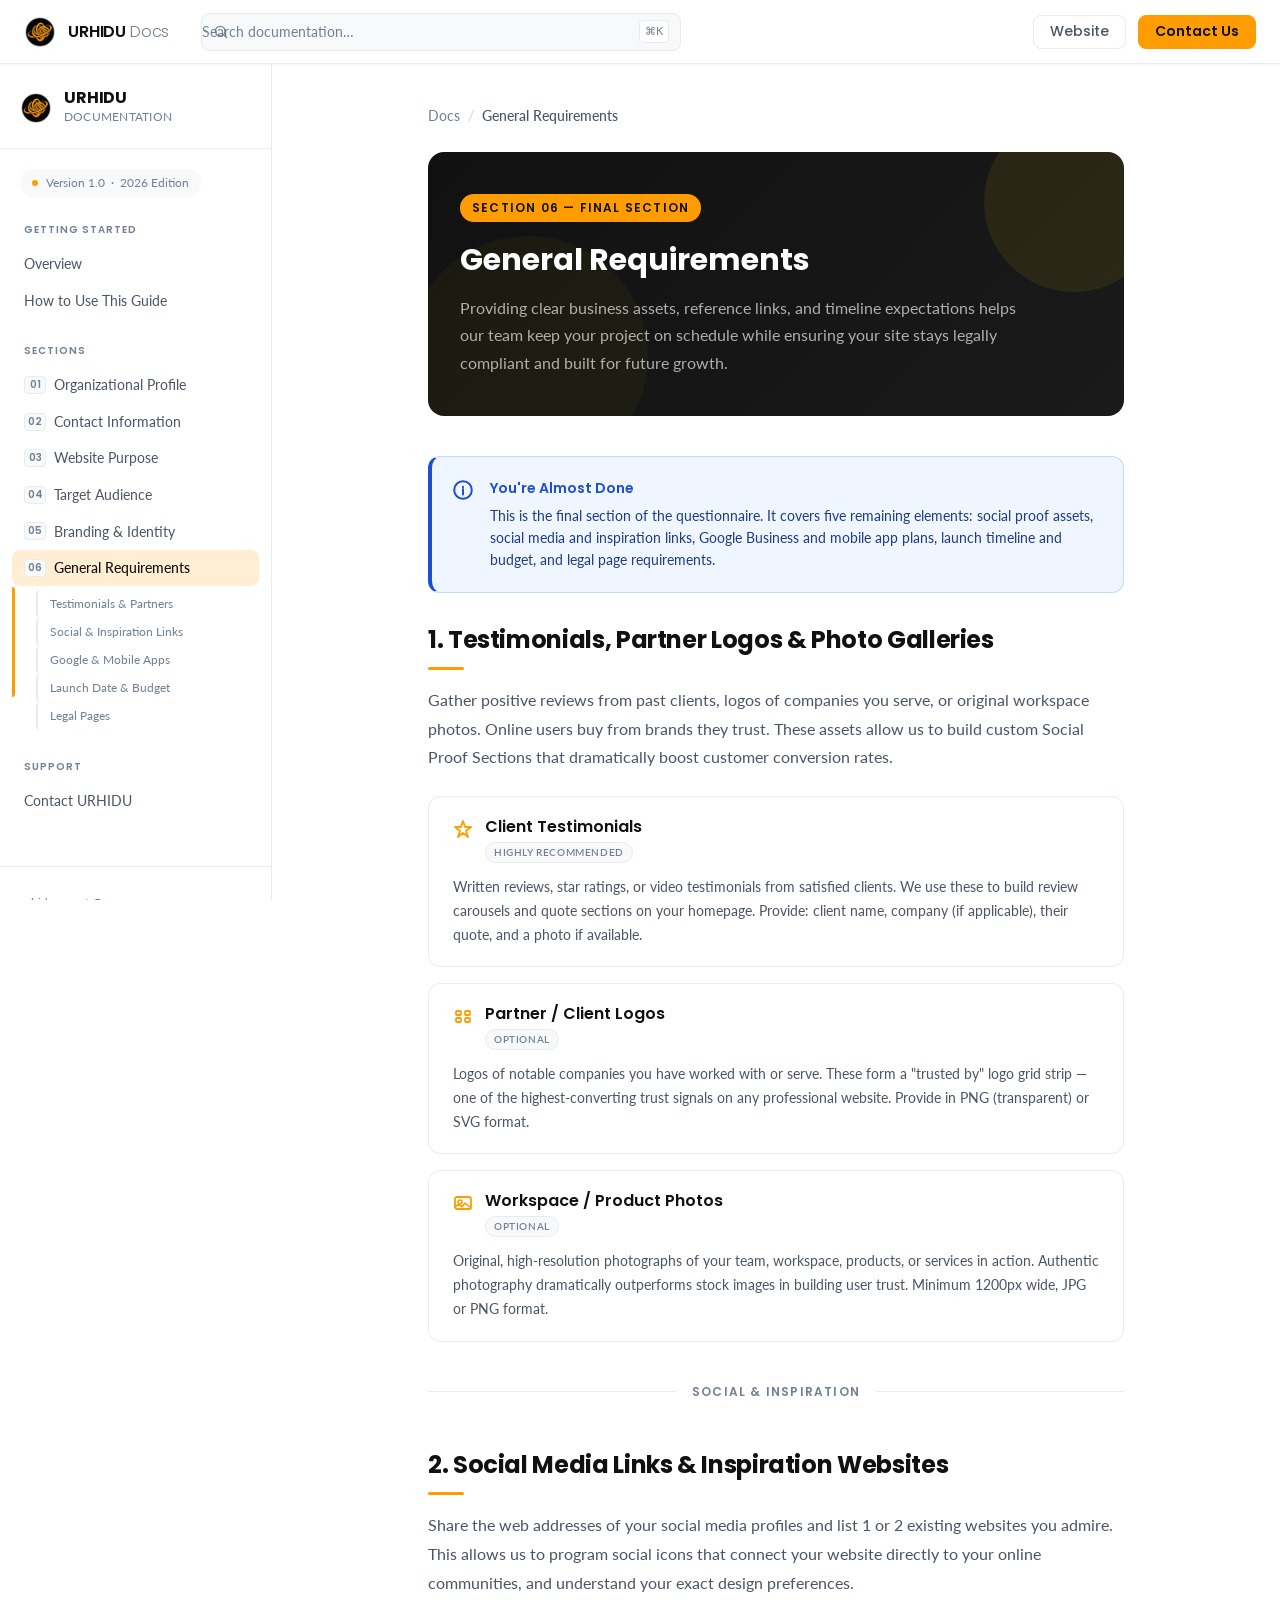
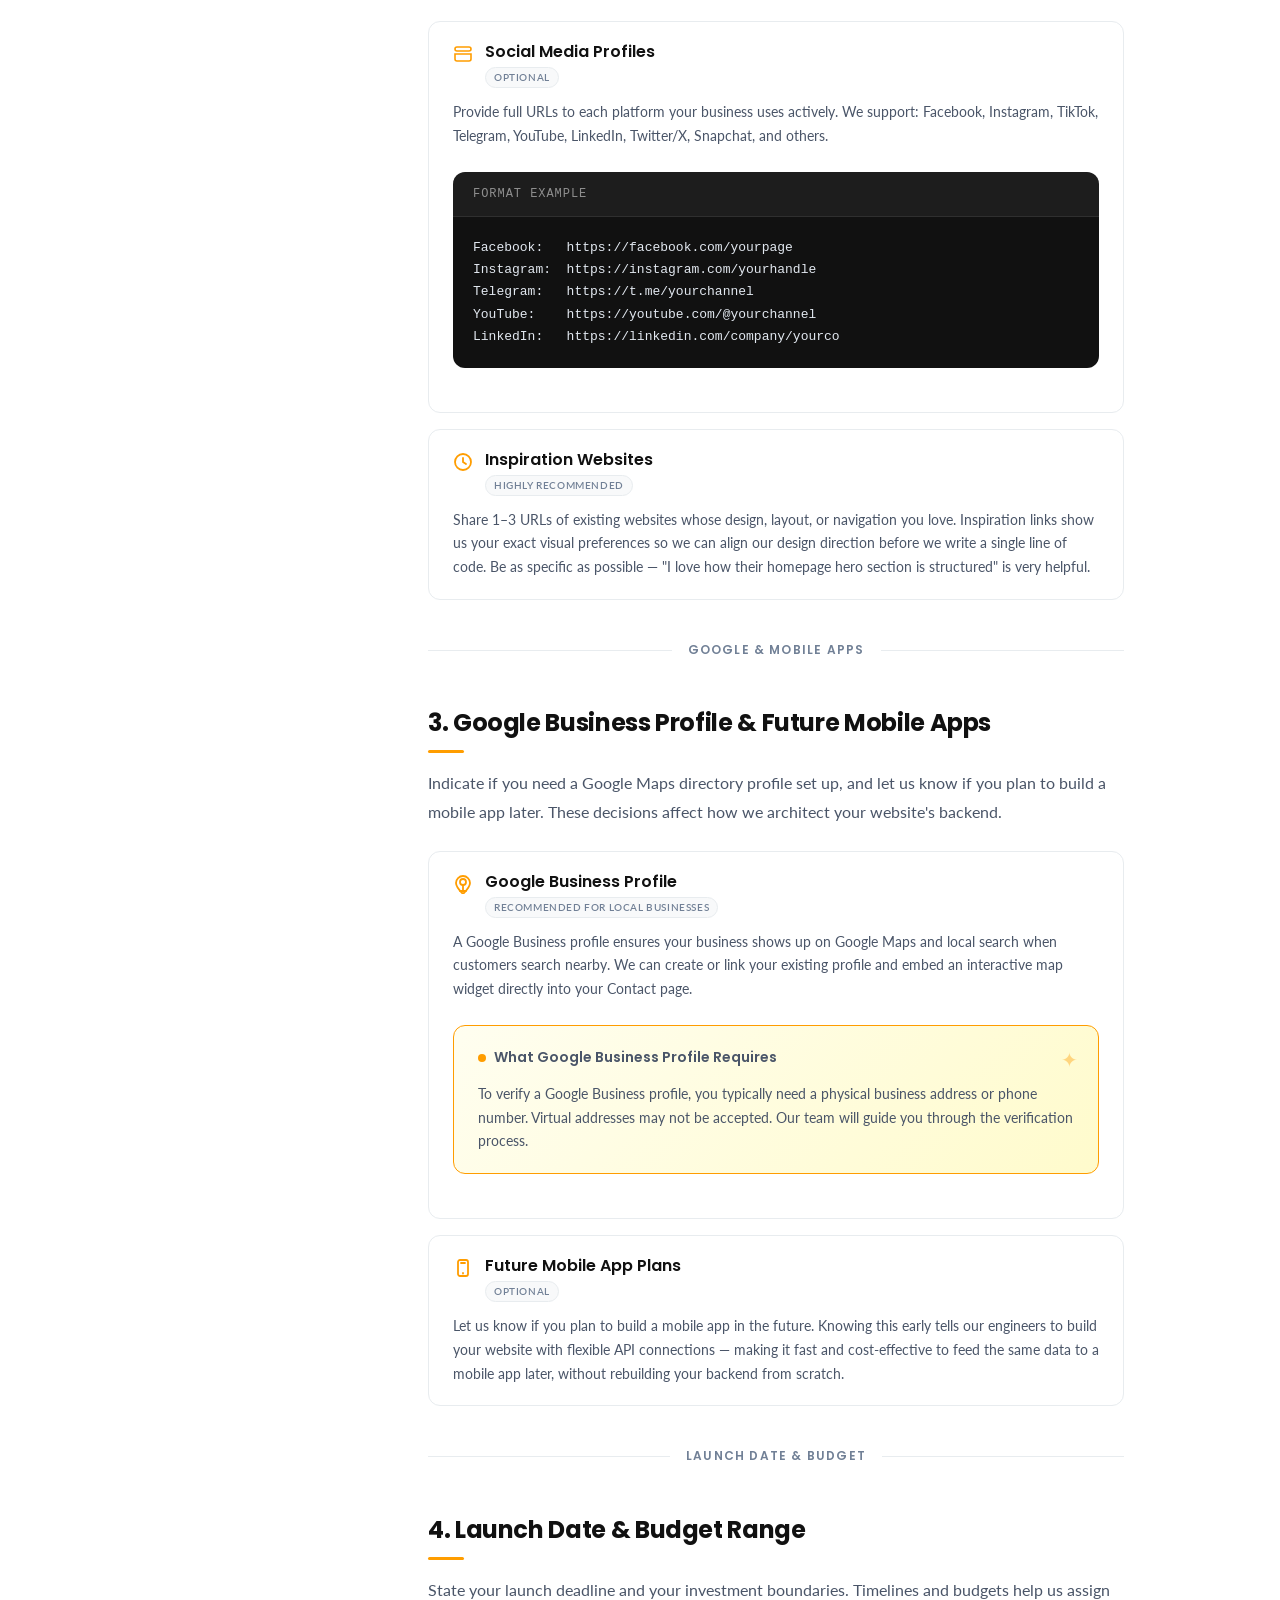
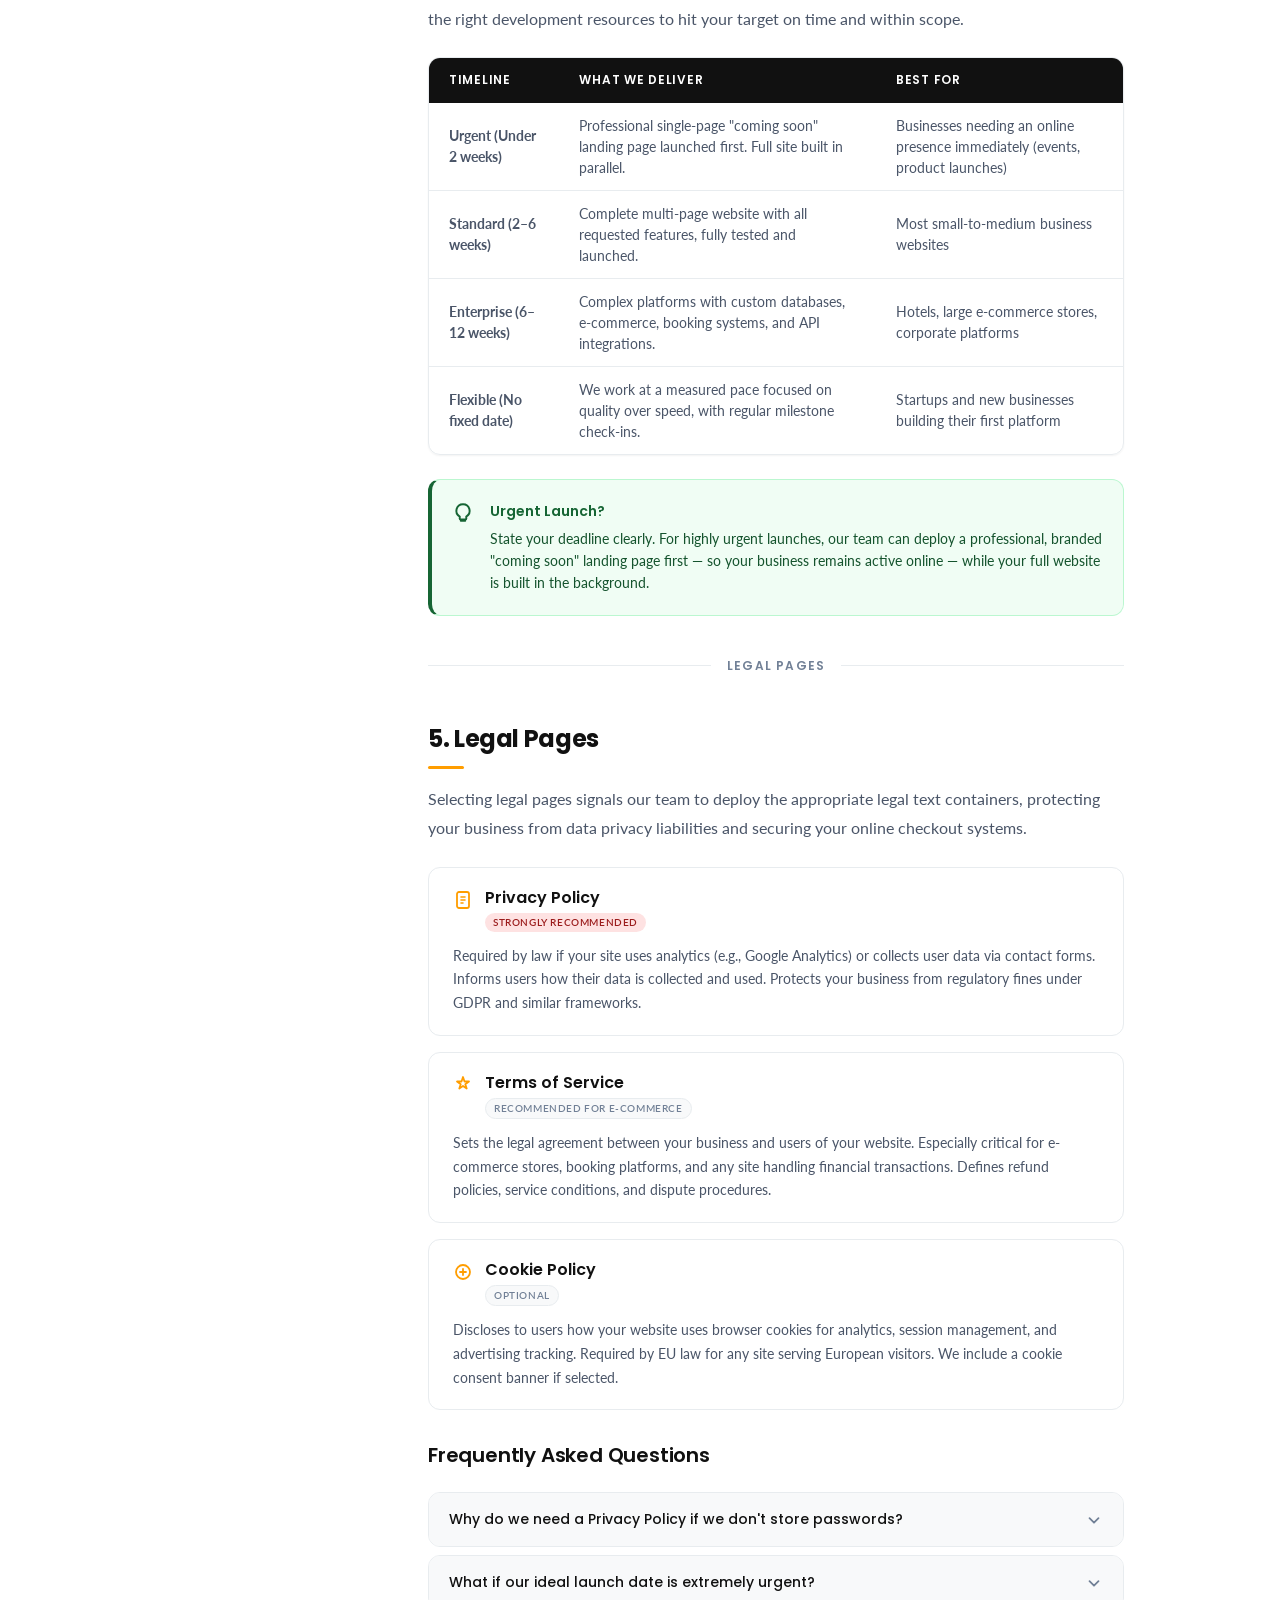
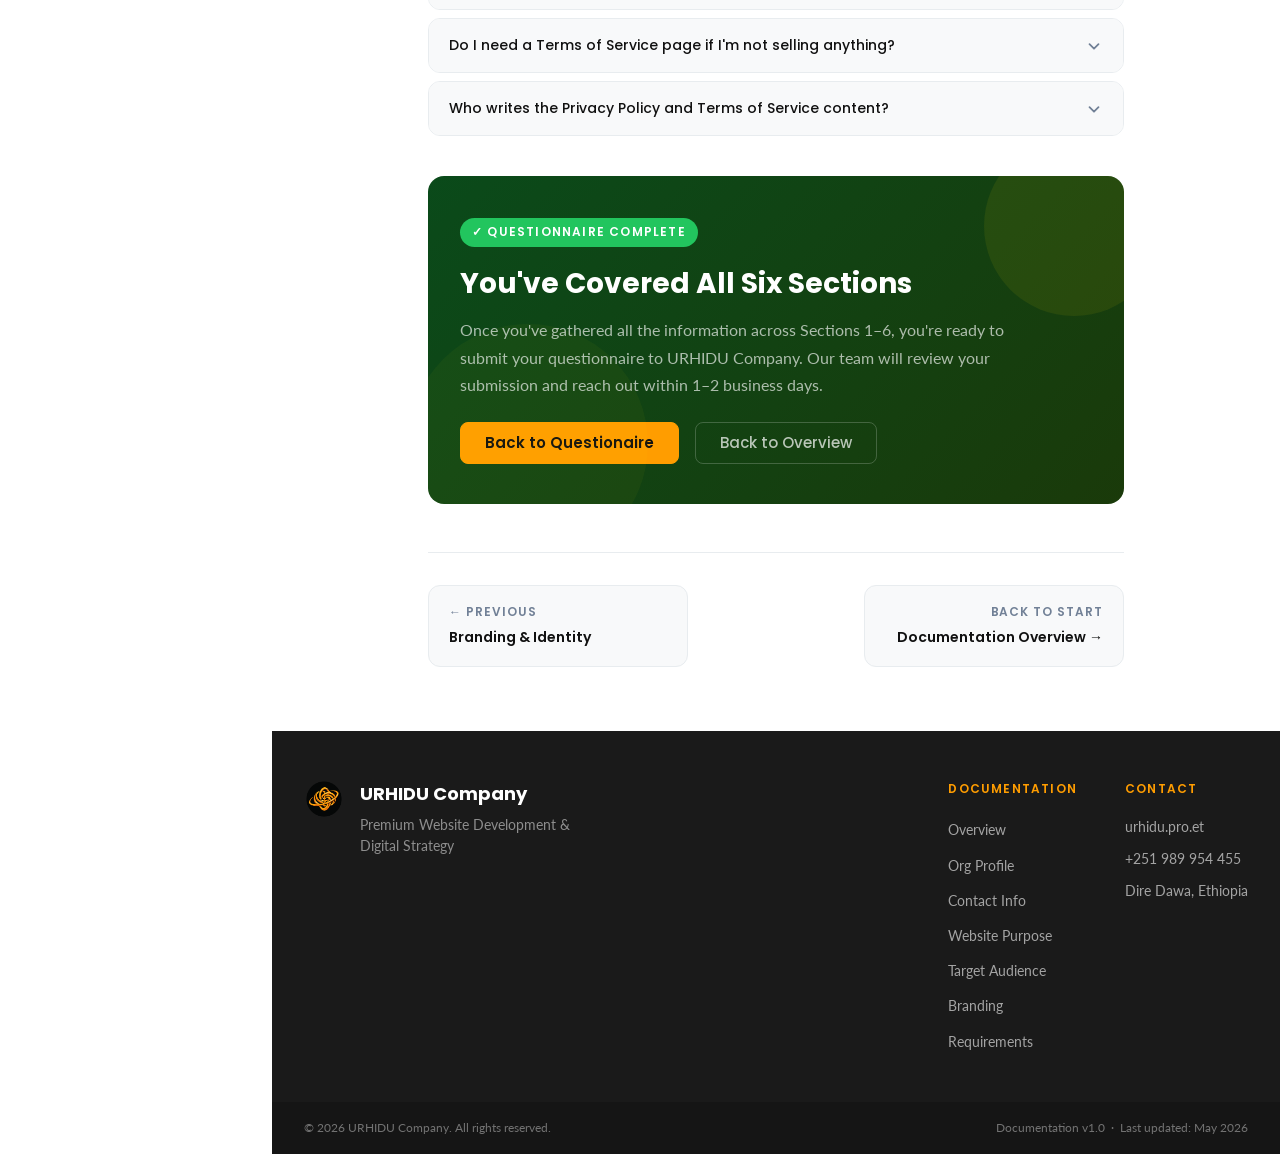
<file: pages/required-questions.html>
<!DOCTYPE html>
<html lang="en">
<head>
  <meta charset="UTF-8" />
  <meta name="viewport" content="width=device-width, initial-scale=1.0" />
  <meta name="description" content="Section 6: General Required Questions – URHIDU Website Development Questionnaire Guide" />
  <meta property="og:title" content="General Requirements – URHIDU Docs" />
  <meta property="og:type" content="website" />
  <meta property="og:site_name" content="URHIDU Help" />
  <title>General Requirements – URHIDU Docs</title>
  <link rel="icon" type="image/png" href="../assets/logo/logo.png" />
  <link rel="preconnect" href="https://fonts.googleapis.com" />
  <link rel="preconnect" href="https://fonts.gstatic.com" crossorigin />
  <link href="https://fonts.googleapis.com/css2?family=Poppins:wght@300;400;500;600;700&family=Lato:wght@300;400;700&display=swap" rel="stylesheet" />
  <link rel="stylesheet" href="../css/style.css" />
  <link rel="stylesheet" href="../css/layout.css" />
  <link rel="stylesheet" href="../css/components.css" />
  <link rel="stylesheet" href="../css/typography.css" />
  <link rel="stylesheet" href="../css/responsive.css" />
</head>
<body>


  <!-- TOP HEADER -->
<header class="site-header" role="banner">
    <div class="header-inner">
      <!-- 1. Mobile Menu Button -->
      <button class="menu-toggle" id="menuToggle" aria-label="Toggle navigation" aria-expanded="false">
        <span class="hamburger-line"></span><span class="hamburger-line"></span><span class="hamburger-line"></span>
      </button>

      <!-- 2. Brand & Logo Area (Updated with your 3D PNG Logo) -->
      <div class="header-brand">
        <a href="../index" class="header-logo-link" aria-label="URHIDU Docs Home">
          <img src="../assets/logo/logo.png" alt="URHIDU Logo" class="header-logo-svg" />
          <span class="header-brand-name">URHIDU <span class="header-brand-suffix">Docs</span></span>
        </a>
      </div>

      <!-- 3. Search Bar Area (Updated with Dropdown Container) -->
      <div class="header-search-wrap">
        <div class="search-box" role="search">
          <!-- Search Icon -->
          <svg class="search-icon" viewBox="0 0 20 20" fill="none"><circle cx="9" cy="9" r="6" stroke="currentColor" stroke-width="1.8"/><path d="M13.5 13.5L17 17" stroke="currentColor" stroke-width="1.8" stroke-linecap="round"/></svg>
          
          <!-- Input field updated with id="globalSearchInput" -->
          <input type="search" id="globalSearchInput" class="search-input" placeholder="Search documentation…" aria-label="Search documentation" autocomplete="off" />
          <kbd class="search-kbd">⌘K</kbd>
          
          <!-- NEW: This is where the JS will inject the search results -->
          <div id="searchResults" class="search-results-dropdown"></div>
        </div>
      </div>

      <!-- 4. Action Buttons -->
      <nav class="header-actions">
        <a href="https://urhidu.pro.et" class="btn btn-ghost btn-sm" target="_blank" rel="noopener">Website</a>
        <a href="https://urhidu.pro.et/contact" class="btn btn-gold btn-sm">Contact Us</a>
      </nav>
    </div>
  </header>


  <div class="layout-wrapper">
    <div class="sidebar-overlay" id="sidebarOverlay" aria-hidden="true"></div>

    <aside class="sidebar" id="sidebar" role="navigation" aria-label="Documentation navigation">
      <div class="sidebar-inner">
        <div class="sidebar-logo-wrap">
          <a href="../index" class="sidebar-logo-link">
            <img src="../assets/logo/logo.png" alt="URHIDU Logo" class="header-logo-svg" />
            <div class="sidebar-brand-text"><span class="sidebar-brand-name">URHIDU</span><span class="sidebar-brand-sub">Documentation</span></div>
          </a>
        </div>
        <div class="sidebar-version-badge"><span class="version-dot"></span><span>Version 1.0 &nbsp;·&nbsp; 2026 Edition</span></div>
        <nav class="sidebar-nav">
          <div class="nav-group">
            <span class="nav-group-label">Getting Started</span>
            <ul class="nav-list" role="list">
              <li class="nav-item"><a href="../index" class="nav-link">Overview</a></li>
              <li class="nav-item"><a href="../index/how-to-use" class="nav-link">How to Use This Guide</a></li>
            </ul>
          </div>
          <div class="nav-group">
            <span class="nav-group-label">Sections</span>
            <ul class="nav-list" role="list">
              <li class="nav-item"><a href="/pages/organization-profile" class="nav-link"><span class="nav-number">01</span> Organizational Profile</a></li>
              <li class="nav-item"><a href="/pages/contact-information" class="nav-link"><span class="nav-number">02</span> Contact Information</a></li>
              <li class="nav-item"><a href="/pages/website-purpose" class="nav-link"><span class="nav-number">03</span> Website Purpose</a></li>
              <li class="nav-item"><a href="/pages/target-audience" class="nav-link"><span class="nav-number">04</span> Target Audience</a></li>
              <li class="nav-item"><a href="/pages/branding-identity" class="nav-link"><span class="nav-number">05</span> Branding &amp; Identity</a></li>
              <li class="nav-item nav-item--active nav-item--expanded">
                <a href="/pages/required-questions/" class="nav-link nav-link--active" aria-current="page"><span class="nav-number">06</span> General Requirements</a>
                <ul class="nav-sub-list" role="list">
                  <li><a href="#social-proof" class="nav-sub-link">Testimonials &amp; Partners</a></li>
                  <li><a href="#social-links" class="nav-sub-link">Social &amp; Inspiration Links</a></li>
                  <li><a href="#google-profile" class="nav-sub-link">Google &amp; Mobile Apps</a></li>
                  <li><a href="#launch-budget" class="nav-sub-link">Launch Date &amp; Budget</a></li>
                  <li><a href="#legal-pages" class="nav-sub-link">Legal Pages</a></li>
                </ul>
              </li>
            </ul>
          </div>
          <div class="nav-group">
            <span class="nav-group-label">Support</span>
            <ul class="nav-list" role="list">
              <li class="nav-item"><a href="https://urhidu.pro.et/contact" class="nav-link">Contact URHIDU</a></li>
            </ul>
          </div>
        </nav>
        <div class="sidebar-footer"><a href="https://urhidu.pro.et" class="sidebar-footer-link" target="_blank" rel="noopener">urhidu.pro.et ↗</a></div>
      </div>
    </aside>

    <main class="main-content" id="main" role="main">
      <div class="content-inner">

        <nav class="breadcrumb" aria-label="Breadcrumb">
          <ol class="breadcrumb-list" role="list">
            <li class="breadcrumb-item"><a href="../index" class="breadcrumb-link">Docs</a></li>
            <li class="breadcrumb-sep" aria-hidden="true">/</li>
            <li class="breadcrumb-item breadcrumb-item--current" aria-current="page">General Requirements</li>
          </ol>
        </nav>

        <div class="section-hero">
          <div class="section-hero-badge">Section 06 — Final Section</div>
          <h1 class="section-hero-title">General Requirements</h1>
          <p class="section-hero-desc">Providing clear business assets, reference links, and timeline expectations helps our team keep your project on schedule while ensuring your site stays legally compliant and built for future growth.</p>
        </div>

        <div class="info-box" role="note">
          <div class="info-box-icon"><svg viewBox="0 0 20 20" fill="none"><circle cx="10" cy="10" r="8" stroke="currentColor" stroke-width="1.8"/><path d="M10 9v5M10 7v.5" stroke="currentColor" stroke-width="1.8" stroke-linecap="round"/></svg></div>
          <div class="info-box-content">
            <strong class="info-box-title">You're Almost Done</strong>
            <p>This is the final section of the questionnaire. It covers five remaining elements: social proof assets, social media and inspiration links, Google Business and mobile app plans, launch timeline and budget, and legal page requirements.</p>
          </div>
        </div>

        <!-- SOCIAL PROOF -->
        <section class="content-section" id="social-proof" aria-labelledby="social-proof-heading">
          <h2 class="section-heading" id="social-proof-heading">1. Testimonials, Partner Logos &amp; Photo Galleries</h2>
          <p class="body-text">Gather positive reviews from past clients, logos of companies you serve, or original workspace photos. Online users buy from brands they trust. These assets allow us to build custom Social Proof Sections that dramatically boost customer conversion rates.</p>

          <div class="field-list">
            <div class="field-item">
              <div class="field-item-header">
                <svg class="field-icon" viewBox="0 0 20 20" fill="none"><path d="M10 2l2 6h6l-5 4 2 6-5-4-5 4 2-6-5-4h6z" stroke="currentColor" stroke-width="1.8" stroke-linejoin="round"/></svg>
                <div><p class="field-label">Client Testimonials</p><div class="field-meta"><span class="field-tag field-tag--optional">Highly Recommended</span></div></div>
              </div>
              <div class="field-body">
                <p>Written reviews, star ratings, or video testimonials from satisfied clients. We use these to build review carousels and quote sections on your homepage. Provide: client name, company (if applicable), their quote, and a photo if available.</p>
              </div>
            </div>
            <div class="field-item">
              <div class="field-item-header">
                <svg class="field-icon" viewBox="0 0 20 20" fill="none"><rect x="3" y="5" width="5" height="4" rx="1" stroke="currentColor" stroke-width="1.8"/><rect x="12" y="5" width="5" height="4" rx="1" stroke="currentColor" stroke-width="1.8"/><rect x="3" y="12" width="5" height="4" rx="1" stroke="currentColor" stroke-width="1.8"/><rect x="12" y="12" width="5" height="4" rx="1" stroke="currentColor" stroke-width="1.8"/></svg>
                <div><p class="field-label">Partner / Client Logos</p><div class="field-meta"><span class="field-tag field-tag--optional">Optional</span></div></div>
              </div>
              <div class="field-body">
                <p>Logos of notable companies you have worked with or serve. These form a "trusted by" logo grid strip — one of the highest-converting trust signals on any professional website. Provide in PNG (transparent) or SVG format.</p>
              </div>
            </div>
            <div class="field-item">
              <div class="field-item-header">
                <svg class="field-icon" viewBox="0 0 20 20" fill="none"><rect x="2" y="4" width="16" height="12" rx="2" stroke="currentColor" stroke-width="1.8"/><circle cx="7" cy="9" r="2" stroke="currentColor" stroke-width="1.6"/><path d="M2 14l4-3 3 3 3-4 6 5" stroke="currentColor" stroke-width="1.6" stroke-linecap="round" stroke-linejoin="round"/></svg>
                <div><p class="field-label">Workspace / Product Photos</p><div class="field-meta"><span class="field-tag field-tag--optional">Optional</span></div></div>
              </div>
              <div class="field-body">
                <p>Original, high-resolution photographs of your team, workspace, products, or services in action. Authentic photography dramatically outperforms stock images in building user trust. Minimum 1200px wide, JPG or PNG format.</p>
              </div>
            </div>
          </div>
        </section>

        <div class="section-divider"><span class="section-divider-text">Social &amp; Inspiration</span></div>

        <!-- SOCIAL LINKS -->
        <section class="content-section" id="social-links" aria-labelledby="social-heading">
          <h2 class="section-heading" id="social-heading">2. Social Media Links &amp; Inspiration Websites</h2>
          <p class="body-text">Share the web addresses of your social media profiles and list 1 or 2 existing websites you admire. This allows us to program social icons that connect your website directly to your online communities, and understand your exact design preferences.</p>

          <div class="field-list">
            <div class="field-item">
              <div class="field-item-header">
                <svg class="field-icon" viewBox="0 0 20 20" fill="none"><path d="M18 5a2 2 0 0 1-2 2H4a2 2 0 0 1-2-2V5a2 2 0 0 1 2-2h12a2 2 0 0 1 2 2zm0 10a2 2 0 0 1-2 2H4a2 2 0 0 1-2-2v-5h16v5z" stroke="currentColor" stroke-width="1.6"/></svg>
                <div><p class="field-label">Social Media Profiles</p><div class="field-meta"><span class="field-tag field-tag--optional">Optional</span></div></div>
              </div>
              <div class="field-body">
                <p>Provide full URLs to each platform your business uses actively. We support: Facebook, Instagram, TikTok, Telegram, YouTube, LinkedIn, Twitter/X, Snapchat, and others.</p>
                <div class="config-block">
                  <div class="config-block-header"><span class="config-block-label">Format Example</span></div>
                  <pre><code>Facebook:   https://facebook.com/yourpage
Instagram:  https://instagram.com/yourhandle
Telegram:   https://t.me/yourchannel
YouTube:    https://youtube.com/@yourchannel
LinkedIn:   https://linkedin.com/company/yourco</code></pre>
                </div>
              </div>
            </div>
            <div class="field-item">
              <div class="field-item-header">
                <svg class="field-icon" viewBox="0 0 20 20" fill="none"><circle cx="10" cy="10" r="8" stroke="currentColor" stroke-width="1.8"/><path d="M10 6v4l3 2" stroke="currentColor" stroke-width="1.8" stroke-linecap="round"/></svg>
                <div><p class="field-label">Inspiration Websites</p><div class="field-meta"><span class="field-tag field-tag--optional">Highly Recommended</span></div></div>
              </div>
              <div class="field-body">
                <p>Share 1–3 URLs of existing websites whose design, layout, or navigation you love. Inspiration links show us your exact visual preferences so we can align our design direction before we write a single line of code. Be as specific as possible — "I love how their homepage hero section is structured" is very helpful.</p>
              </div>
            </div>
          </div>
        </section>

        <div class="section-divider"><span class="section-divider-text">Google &amp; Mobile Apps</span></div>

        <!-- GOOGLE PROFILE -->
        <section class="content-section" id="google-profile" aria-labelledby="google-heading">
          <h2 class="section-heading" id="google-heading">3. Google Business Profile &amp; Future Mobile Apps</h2>
          <p class="body-text">Indicate if you need a Google Maps directory profile set up, and let us know if you plan to build a mobile app later. These decisions affect how we architect your website's backend.</p>

          <div class="field-list">
            <div class="field-item">
              <div class="field-item-header">
                <svg class="field-icon" viewBox="0 0 20 20" fill="none"><path d="M10 11a3 3 0 1 0 0-6 3 3 0 0 0 0 6z" stroke="currentColor" stroke-width="1.8"/><path d="M10 11v6M7 17h6" stroke="currentColor" stroke-width="1.8" stroke-linecap="round"/><path d="M3 9C3 5.134 6.134 2 10 2s7 3.134 7 7c0 4-7 11-7 11S3 13 3 9z" stroke="currentColor" stroke-width="1.8"/></svg>
                <div><p class="field-label">Google Business Profile</p><div class="field-meta"><span class="field-tag field-tag--optional">Recommended for Local Businesses</span></div></div>
              </div>
              <div class="field-body">
                <p>A Google Business profile ensures your business shows up on Google Maps and local search when customers search nearby. We can create or link your existing profile and embed an interactive map widget directly into your Contact page.</p>
                <div class="note-card">
                  <p class="note-card-title">What Google Business Profile Requires</p>
                  <p>To verify a Google Business profile, you typically need a physical business address or phone number. Virtual addresses may not be accepted. Our team will guide you through the verification process.</p>
                </div>
              </div>
            </div>
            <div class="field-item">
              <div class="field-item-header">
                <svg class="field-icon" viewBox="0 0 20 20" fill="none"><rect x="5" y="2" width="10" height="16" rx="2" stroke="currentColor" stroke-width="1.8"/><path d="M8 5h4M10 15v.5" stroke="currentColor" stroke-width="1.8" stroke-linecap="round"/></svg>
                <div><p class="field-label">Future Mobile App Plans</p><div class="field-meta"><span class="field-tag field-tag--optional">Optional</span></div></div>
              </div>
              <div class="field-body">
                <p>Let us know if you plan to build a mobile app in the future. Knowing this early tells our engineers to build your website with flexible API connections — making it fast and cost-effective to feed the same data to a mobile app later, without rebuilding your backend from scratch.</p>
              </div>
            </div>
          </div>
        </section>

        <div class="section-divider"><span class="section-divider-text">Launch Date &amp; Budget</span></div>

        <!-- LAUNCH & BUDGET -->
        <section class="content-section" id="launch-budget" aria-labelledby="launch-heading">
          <h2 class="section-heading" id="launch-heading">4. Launch Date &amp; Budget Range</h2>
          <p class="body-text">State your launch deadline and your investment boundaries. Timelines and budgets help us assign the right development resources to hit your target on time and within scope.</p>

          <div class="table-wrap" role="region" aria-label="Launch timeline options" tabindex="0">
            <table class="data-table">
              <thead>
                <tr>
                  <th scope="col">Timeline</th>
                  <th scope="col">What We Deliver</th>
                  <th scope="col">Best For</th>
                </tr>
              </thead>
              <tbody>
                <tr>
                  <td><strong>Urgent (Under 2 weeks)</strong></td>
                  <td>Professional single-page "coming soon" landing page launched first. Full site built in parallel.</td>
                  <td>Businesses needing an online presence immediately (events, product launches)</td>
                </tr>
                <tr>
                  <td><strong>Standard (2–6 weeks)</strong></td>
                  <td>Complete multi-page website with all requested features, fully tested and launched.</td>
                  <td>Most small-to-medium business websites</td>
                </tr>
                <tr>
                  <td><strong>Enterprise (6–12 weeks)</strong></td>
                  <td>Complex platforms with custom databases, e-commerce, booking systems, and API integrations.</td>
                  <td>Hotels, large e-commerce stores, corporate platforms</td>
                </tr>
                <tr>
                  <td><strong>Flexible (No fixed date)</strong></td>
                  <td>We work at a measured pace focused on quality over speed, with regular milestone check-ins.</td>
                  <td>Startups and new businesses building their first platform</td>
                </tr>
              </tbody>
            </table>
          </div>

          <div class="tip-box" role="note">
            <div class="tip-box-icon"><svg viewBox="0 0 20 20" fill="none"><path d="M10 2a6 6 0 0 1 3 11.2V15a1 1 0 0 1-1 1H8a1 1 0 0 1-1-1v-1.8A6 6 0 0 1 10 2z" stroke="currentColor" stroke-width="1.8"/><path d="M8 17h4" stroke="currentColor" stroke-width="1.8" stroke-linecap="round"/></svg></div>
            <div class="tip-box-content">
              <strong class="tip-box-title">Urgent Launch?</strong>
              <p>State your deadline clearly. For highly urgent launches, our team can deploy a professional, branded "coming soon" landing page first — so your business remains active online — while your full website is built in the background.</p>
            </div>
          </div>
        </section>

        <div class="section-divider"><span class="section-divider-text">Legal Pages</span></div>

        <!-- LEGAL PAGES -->
        <section class="content-section" id="legal-pages" aria-labelledby="legal-heading">
          <h2 class="section-heading" id="legal-heading">5. Legal Pages</h2>
          <p class="body-text">Selecting legal pages signals our team to deploy the appropriate legal text containers, protecting your business from data privacy liabilities and securing your online checkout systems.</p>

          <div class="field-list">
            <div class="field-item">
              <div class="field-item-header">
                <svg class="field-icon" viewBox="0 0 20 20" fill="none"><rect x="4" y="2" width="12" height="16" rx="2" stroke="currentColor" stroke-width="1.8"/><path d="M8 7h4M8 10h4M8 13h2" stroke="currentColor" stroke-width="1.6" stroke-linecap="round"/></svg>
                <div><p class="field-label">Privacy Policy</p><div class="field-meta"><span class="field-tag field-tag--required">Strongly Recommended</span></div></div>
              </div>
              <div class="field-body">
                <p>Required by law if your site uses analytics (e.g., Google Analytics) or collects user data via contact forms. Informs users how their data is collected and used. Protects your business from regulatory fines under GDPR and similar frameworks.</p>
              </div>
            </div>
            <div class="field-item">
              <div class="field-item-header">
                <svg class="field-icon" viewBox="0 0 20 20" fill="none"><path d="M10 2l1.5 4.5H16l-3.7 2.7 1.4 4.3L10 11 6.3 13.5l1.4-4.3L4 6.5h4.5z" stroke="currentColor" stroke-width="1.8" stroke-linejoin="round"/></svg>
                <div><p class="field-label">Terms of Service</p><div class="field-meta"><span class="field-tag field-tag--optional">Recommended for E-Commerce</span></div></div>
              </div>
              <div class="field-body">
                <p>Sets the legal agreement between your business and users of your website. Especially critical for e-commerce stores, booking platforms, and any site handling financial transactions. Defines refund policies, service conditions, and dispute procedures.</p>
              </div>
            </div>
            <div class="field-item">
              <div class="field-item-header">
                <svg class="field-icon" viewBox="0 0 20 20" fill="none"><circle cx="10" cy="10" r="7" stroke="currentColor" stroke-width="1.8"/><path d="M10 7v6M7 10h6" stroke="currentColor" stroke-width="1.8" stroke-linecap="round"/></svg>
                <div><p class="field-label">Cookie Policy</p><div class="field-meta"><span class="field-tag field-tag--optional">Optional</span></div></div>
              </div>
              <div class="field-body">
                <p>Discloses to users how your website uses browser cookies for analytics, session management, and advertising tracking. Required by EU law for any site serving European visitors. We include a cookie consent banner if selected.</p>
              </div>
            </div>
          </div>

          <h3 class="subsection-heading">Frequently Asked Questions</h3>
          <div class="faq-list">
            <div class="faq-item">
              <button class="faq-question" aria-expanded="false">
                Why do we need a Privacy Policy if we don't store passwords?
                <svg class="faq-chevron" viewBox="0 0 20 20" fill="none" aria-hidden="true"><path d="M5 8l5 5 5-5" stroke="currentColor" stroke-width="2" stroke-linecap="round" stroke-linejoin="round"/></svg>
              </button>
              <div class="faq-answer">
                <p>If your website uses basic analytics (like Google Analytics) to track visitor numbers, or has a standard contact form that collects a name and email address, privacy laws in many countries require you to inform users how their browsing data is collected and processed. Having a Privacy Policy page protects your brand from legal fines and builds trust with visitors who are increasingly privacy-conscious.</p>
              </div>
            </div>
            <div class="faq-item">
              <button class="faq-question" aria-expanded="false">
                What if our ideal launch date is extremely urgent?
                <svg class="faq-chevron" viewBox="0 0 20 20" fill="none" aria-hidden="true"><path d="M5 8l5 5 5-5" stroke="currentColor" stroke-width="2" stroke-linecap="round" stroke-linejoin="round"/></svg>
              </button>
              <div class="faq-answer">
                <p>Please state your deadline clearly in the questionnaire. For highly urgent launches, our development team can build your project in phases — launching a professional, single-page "coming soon" landing page first, then building out your secondary pages while your business remains active online. This means you can have a live, branded web presence within days while the full site is completed.</p>
              </div>
            </div>
            <div class="faq-item">
              <button class="faq-question" aria-expanded="false">
                Do I need a Terms of Service page if I'm not selling anything?
                <svg class="faq-chevron" viewBox="0 0 20 20" fill="none" aria-hidden="true"><path d="M5 8l5 5 5-5" stroke="currentColor" stroke-width="2" stroke-linecap="round" stroke-linejoin="round"/></svg>
              </button>
              <div class="faq-answer">
                <p>For pure informational websites, a Terms of Service page is not strictly required. However, it is still recommended if your site allows user registration, forum participation, or any kind of user-generated content. For any website handling payments or bookings, Terms of Service is essential and protects you from financial disputes and chargebacks.</p>
              </div>
            </div>
            <div class="faq-item">
              <button class="faq-question" aria-expanded="false">
                Who writes the Privacy Policy and Terms of Service content?
                <svg class="faq-chevron" viewBox="0 0 20 20" fill="none" aria-hidden="true"><path d="M5 8l5 5 5-5" stroke="currentColor" stroke-width="2" stroke-linecap="round" stroke-linejoin="round"/></svg>
              </button>
              <div class="faq-answer">
                <p>URHIDU Company provides professionally structured legal page templates tailored to your specific business type and data collection practices. These templates cover all standard regulatory requirements. For highly specialized industries (fintech, healthcare, legal services) with complex data handling requirements, we recommend having a local legal professional review the final content before publishing.</p>
              </div>
            </div>
          </div>
        </section>

        <!-- COMPLETION BANNER -->
        <section class="content-section" aria-labelledby="complete-heading">
          <div class="section-hero" style="background:linear-gradient(135deg,#0a4a1a,#1a3a0a);">
            <div class="section-hero-badge" style="background:#22c55e;color:#fff;">✓ Questionnaire Complete</div>
            <h2 class="section-hero-title" id="complete-heading" style="font-size:1.75rem;">You've Covered All Six Sections</h2>
            <p class="section-hero-desc">Once you've gathered all the information across Sections 1–6, you're ready to submit your questionnaire to URHIDU Company. Our team will review your submission and reach out within 1–2 business days.</p>
            <div style="margin-top:1.5rem;display:flex;gap:1rem;flex-wrap:wrap;">
            <!-- URHIDU- wdq- Docs link -->
              <a href="https://docs.google.com/forms/d/1QqenYabetDmzMrRHZfCX4cSwARknWgFNe3LLLkWiaM4/edit?usp=drivesdk&ouid=111559900467987229761&chromeless=1" class="btn btn-gold btn-sm" style="height:42px;padding:0 1.5rem;font-size:0.9375rem;"> Back to Questionaire</a>
              <a href="../" class="btn btn-ghost btn-sm" style="height:42px;padding:0 1.5rem;font-size:0.9375rem;color:rgba(255,255,255,0.7);border-color:rgba(255,255,255,0.2);">Back to Overview</a>
            
            </div>
          </div>
        </section>

        <nav class="article-nav" aria-label="Article navigation">
          <a href="branding-identity.html" class="article-nav-prev">
            <span class="article-nav-label">← Previous</span>
            <span class="article-nav-title">Branding &amp; Identity</span>
          </a>
          <a href="../" class="article-nav-next">
            <span class="article-nav-label">Back to Start</span>
            <span class="article-nav-title">Documentation Overview →</span>
          </a>
        </nav>

      </div>
    </main>
  </div>

<footer class="site-footer" role="contentinfo">
    <div class="footer-inner">
      
      <div class="footer-brand">
        <!-- Updated: Your new 3D PNG logo replacing the SVG -->
        <img src="../assets/logo/logo.png" alt="URHIDU Logo" class="footer-logo" />
        
        <div>
          <p class="footer-company">URHIDU Company</p>
          <p class="footer-tagline">Premium Website Development &amp; Digital Strategy</p>
        </div>
      </div>
      
      <div class="footer-links-grid">
        <div class="footer-col">
          <h4 class="footer-col-title">Documentation</h4>
          <ul class="footer-link-list" role="list">
            <li><a href="../" class="footer-link">Overview</a></li>
            <li><a href="/pages/organization-profile" class="footer-link">Org Profile</a></li>
            <li><a href="/pages/contact-information" class="footer-link">Contact Info</a></li>
            <li><a href="/pages/website-purpose" class="footer-link">Website Purpose</a></li>
            <li><a href="/pages/target-audience" class="footer-link">Target Audience</a></li>
            <li><a href="/pages/branding-identity" class="footer-link">Branding</a></li>
            <li><a href="/pages/required-questions" class="footer-link">Requirements</a></li>
          </ul>
        </div>
        
        <div class="footer-col">
          <h4 class="footer-col-title">Contact</h4>
          <address class="footer-address">
            <p><a href="https://urhidu.pro.et" class="footer-link" target="_blank" rel="noopener">urhidu.pro.et</a></p>
            <p><a href="tel:+251989954455" class="footer-link">+251 989 954 455</a></p>
            <p>Dire Dawa, Ethiopia</p>
          </address>
        </div>
      </div>
      
    </div>
    
    <div class="footer-bottom">
      <p class="footer-copy">© 2026 URHIDU Company. All rights reserved.</p>
      <p class="footer-meta">Documentation v1.0 &nbsp;·&nbsp; Last updated: May 2026</p>
    </div>
  </footer>

  <script>
    const menuToggle = document.getElementById('menuToggle');
    const sidebar = document.getElementById('sidebar');
    const overlay = document.getElementById('sidebarOverlay');
    function toggleSidebar(open) {
      sidebar.classList.toggle('sidebar--open', open);
      overlay.classList.toggle('overlay--visible', open);
      menuToggle.setAttribute('aria-expanded', String(open));
      document.body.classList.toggle('no-scroll', open);
    }
    menuToggle.addEventListener('click', () => toggleSidebar(!sidebar.classList.contains('sidebar--open')));
    overlay.addEventListener('click', () => toggleSidebar(false));
    document.querySelectorAll('.faq-question').forEach(btn => {
      btn.addEventListener('click', function () {
        const item = this.closest('.faq-item');
        const isOpen = item.classList.contains('faq-item--open');
        document.querySelectorAll('.faq-item').forEach(i => { i.classList.remove('faq-item--open'); i.querySelector('.faq-question').setAttribute('aria-expanded', 'false'); });
        if (!isOpen) { item.classList.add('faq-item--open'); this.setAttribute('aria-expanded', 'true'); }
      });
    });
  </script>
  
    <script src="../js/search.js"></script>
</body>
</html>
</file>
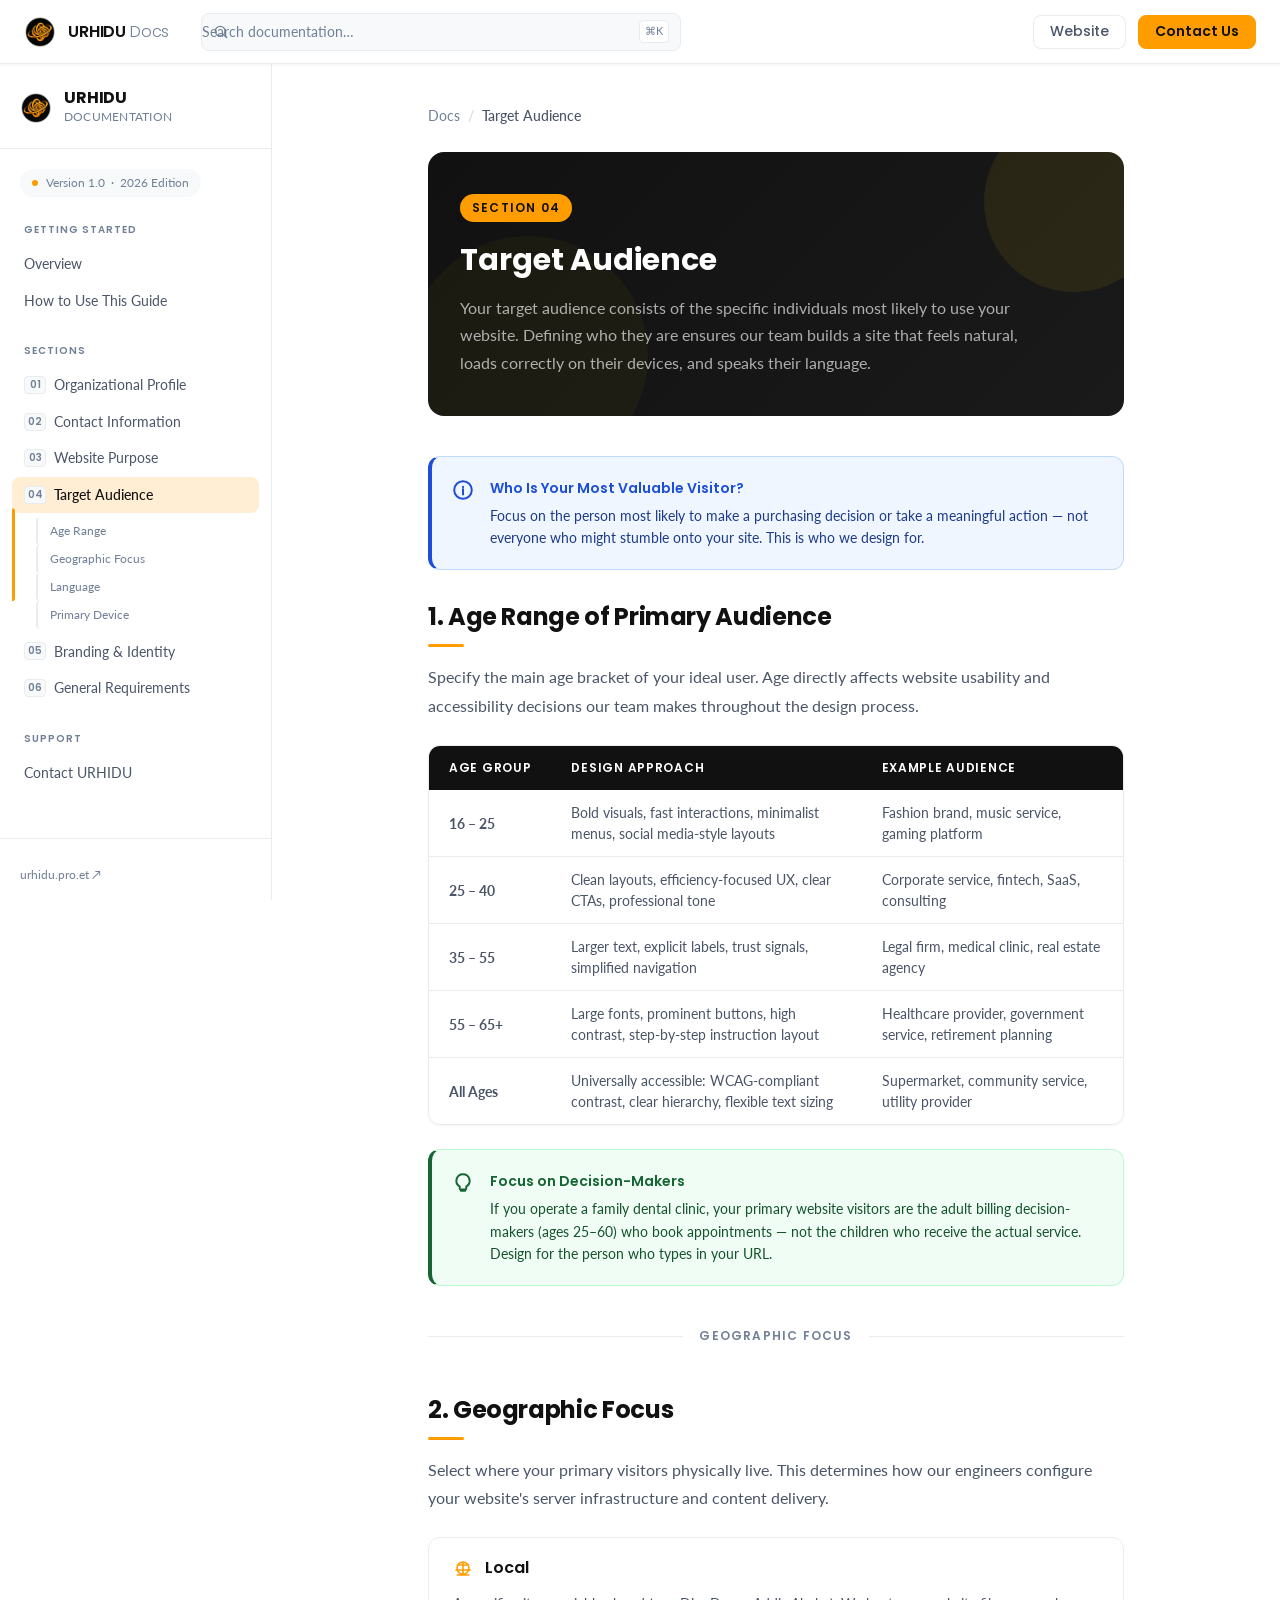
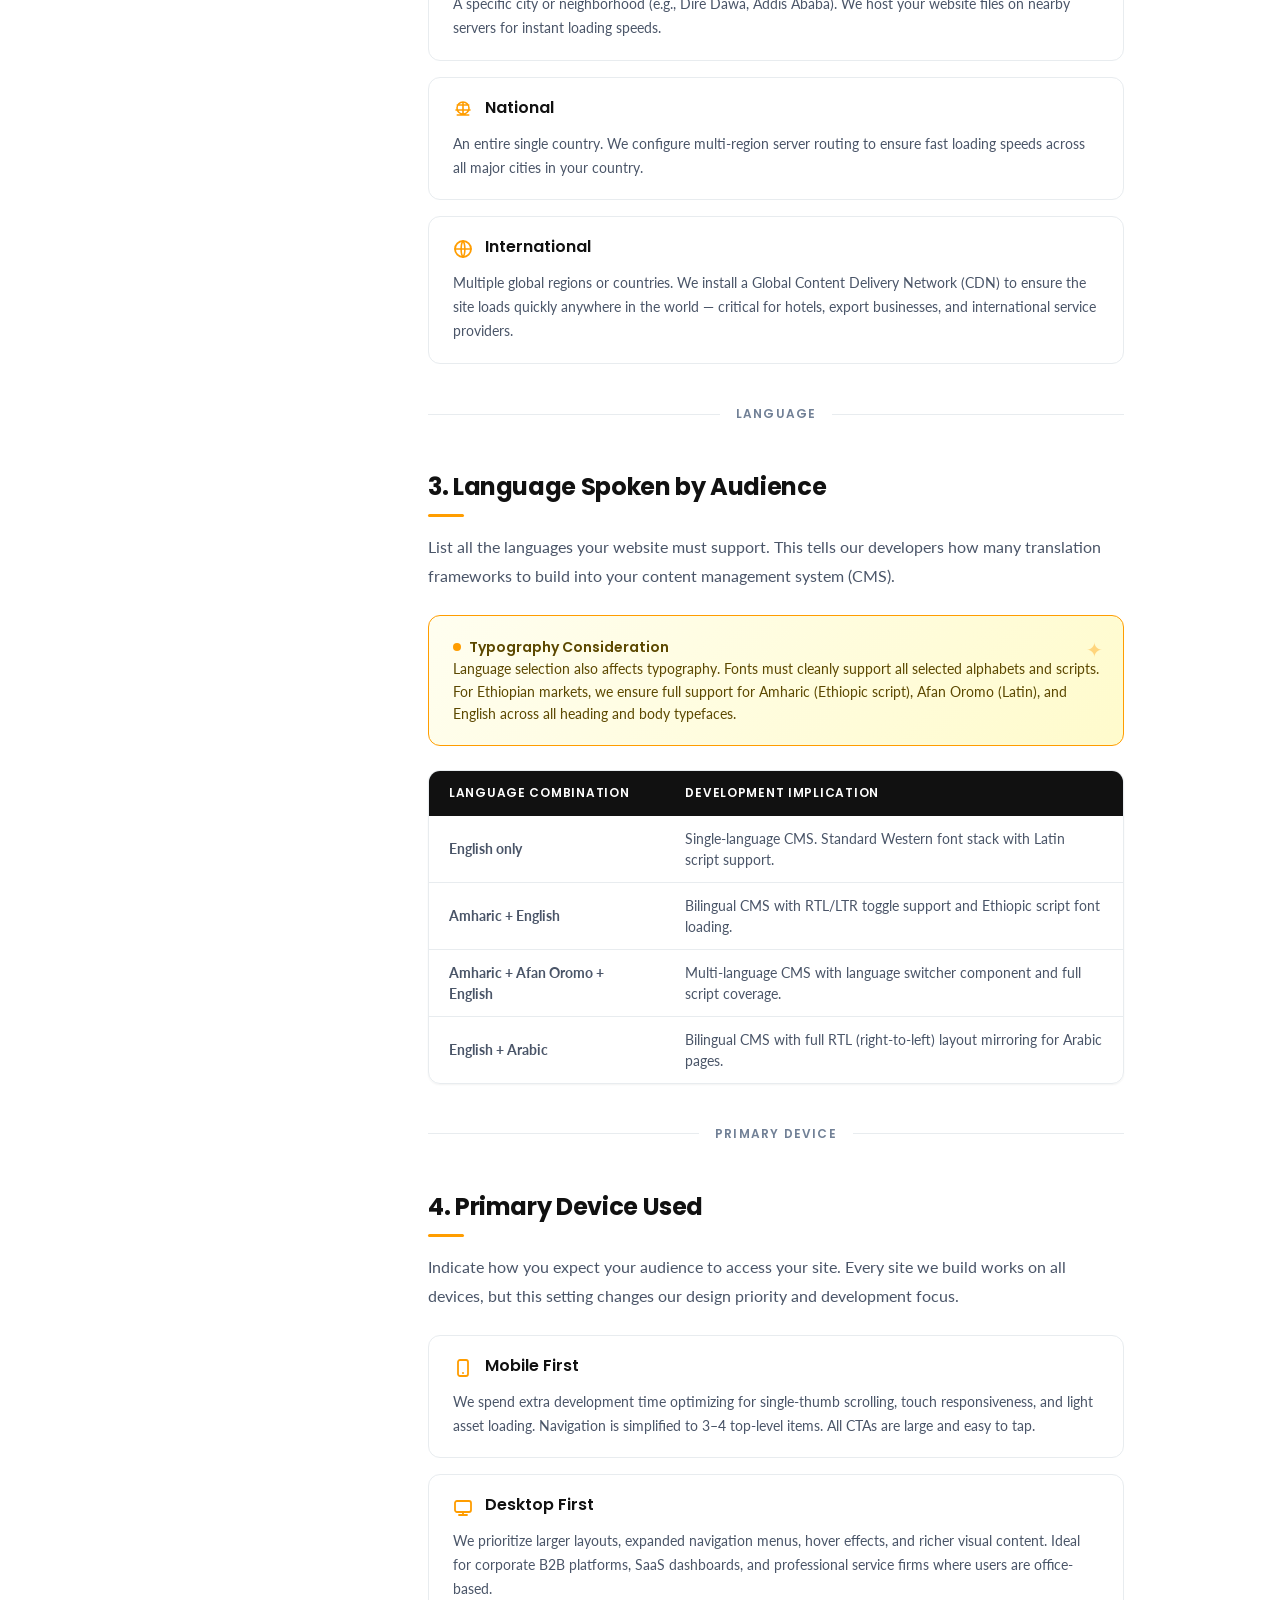
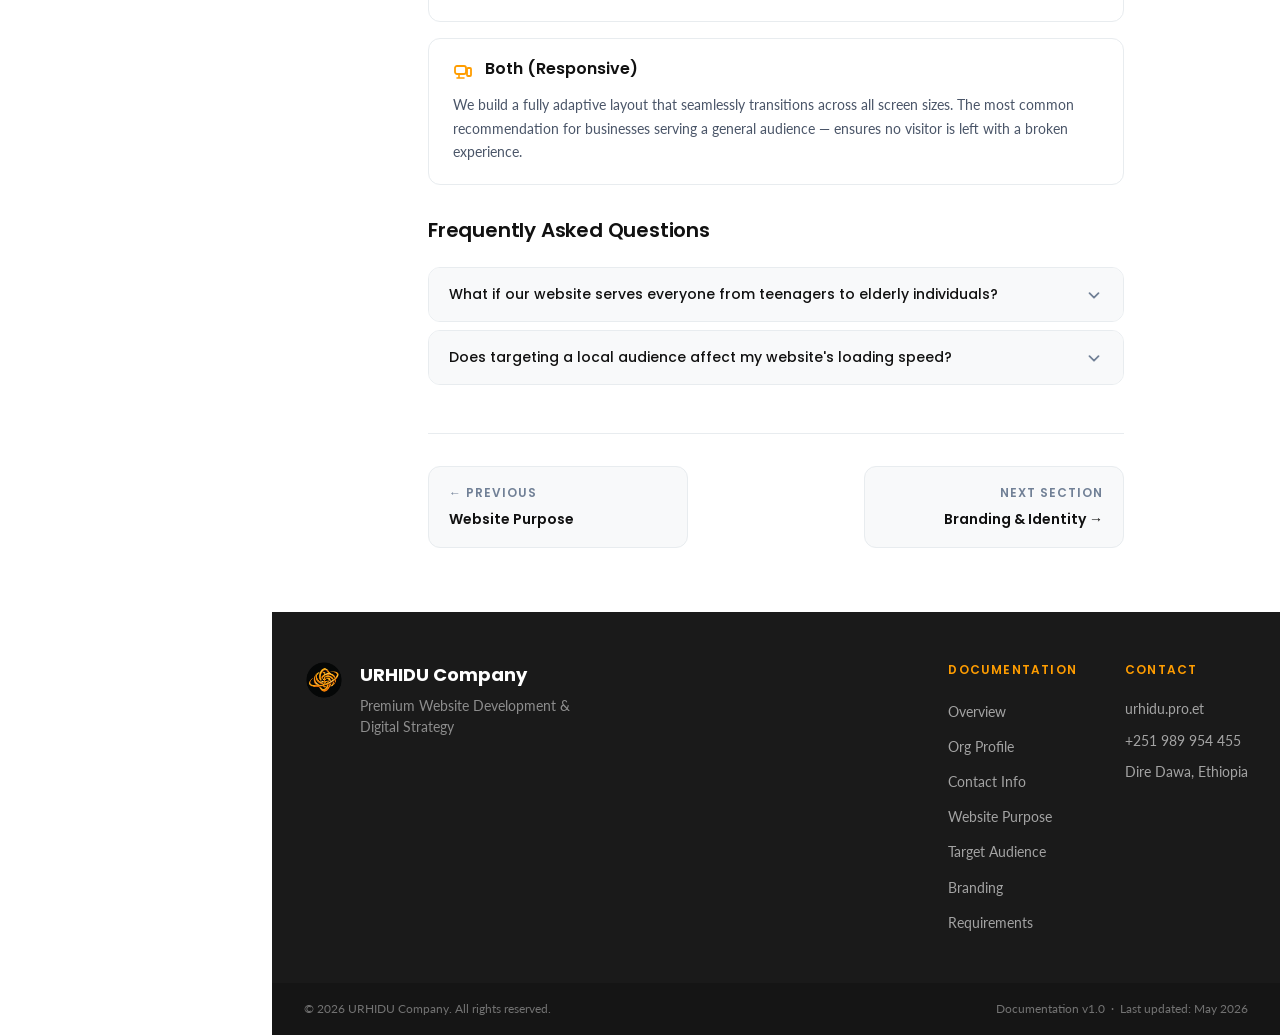
<file: pages/target-audience.html>
<!DOCTYPE html>
<html lang="en">
<head>
  <meta charset="UTF-8" />
  <meta name="viewport" content="width=device-width, initial-scale=1.0" />
  <meta name="description" content="Section 4: Target Audience – URHIDU Website Development Questionnaire Guide" />
  <meta property="og:title" content="Target Audience – URHIDU Docs" />
  <meta property="og:type" content="website" />
  <title>Target Audience – URHIDU Docs</title>
  <link rel="icon" type="image/png" href="../assets/logo/logo.png" />
  <link rel="preconnect" href="https://fonts.googleapis.com" />
  <link rel="preconnect" href="https://fonts.gstatic.com" crossorigin />
  <link href="https://fonts.googleapis.com/css2?family=Poppins:wght@300;400;500;600;700&family=Lato:wght@300;400;700&display=swap" rel="stylesheet" />
  <link rel="stylesheet" href="../css/style.css" />
  <link rel="stylesheet" href="../css/layout.css" />
  <link rel="stylesheet" href="../css/components.css" />
  <link rel="stylesheet" href="../css/typography.css" />
  <link rel="stylesheet" href="../css/responsive.css" />
</head>
<body>


  <!-- TOP HEADER -->
<header class="site-header" role="banner">
    <div class="header-inner">
      <!-- 1. Mobile Menu Button -->
      <button class="menu-toggle" id="menuToggle" aria-label="Toggle navigation" aria-expanded="false">
        <span class="hamburger-line"></span><span class="hamburger-line"></span><span class="hamburger-line"></span>
      </button>

      <!-- 2. Brand & Logo Area (Updated with your 3D PNG Logo) -->
      <div class="header-brand">
        <a href="../index.html" class="header-logo-link" aria-label="URHIDU Docs Home">
          <img src="../assets/logo/logo.png" alt="URHIDU Logo" class="header-logo-svg" />
          <span class="header-brand-name">URHIDU <span class="header-brand-suffix">Docs</span></span>
        </a>
      </div>

      <!-- 3. Search Bar Area (Updated with Dropdown Container) -->
      <div class="header-search-wrap">
        <div class="search-box" role="search">
          <!-- Search Icon -->
          <svg class="search-icon" viewBox="0 0 20 20" fill="none"><circle cx="9" cy="9" r="6" stroke="currentColor" stroke-width="1.8"/><path d="M13.5 13.5L17 17" stroke="currentColor" stroke-width="1.8" stroke-linecap="round"/></svg>
          
          <!-- Input field updated with id="globalSearchInput" -->
          <input type="search" id="globalSearchInput" class="search-input" placeholder="Search documentation…" aria-label="Search documentation" autocomplete="off" />
          <kbd class="search-kbd">⌘K</kbd>
          
          <!-- NEW: This is where the JS will inject the search results -->
          <div id="searchResults" class="search-results-dropdown"></div>
        </div>
      </div>

      <!-- 4. Action Buttons -->
      <nav class="header-actions">
        <a href="https://urhidu.pro.et" class="btn btn-ghost btn-sm" target="_blank" rel="noopener">Website</a>
        <a href="contact-information.html" class="btn btn-gold btn-sm">Contact Us</a>
      </nav>
    </div>
  </header>

  <div class="layout-wrapper">
    <div class="sidebar-overlay" id="sidebarOverlay" aria-hidden="true"></div>

    <aside class="sidebar" id="sidebar" role="navigation" aria-label="Documentation navigation">
      <div class="sidebar-inner">
        <div class="sidebar-logo-wrap">
          <a href="../index.html" class="sidebar-logo-link">
          <img src="../assets/logo/logo.png" alt="URHIDU Logo" class="header-logo-svg" />
            <div class="sidebar-brand-text"><span class="sidebar-brand-name">URHIDU</span><span class="sidebar-brand-sub">Documentation</span></div>
          </a>
        </div>
        <div class="sidebar-version-badge"><span class="version-dot"></span><span>Version 1.0 &nbsp;·&nbsp; 2026 Edition</span></div>
        <nav class="sidebar-nav">
          <div class="nav-group">
            <span class="nav-group-label">Getting Started</span>
            <ul class="nav-list" role="list">
              <li class="nav-item"><a href="../index.html" class="nav-link">Overview</a></li>
              <li class="nav-item"><a href="../index.html#how-to-use" class="nav-link">How to Use This Guide</a></li>
            </ul>
          </div>
          <div class="nav-group">
            <span class="nav-group-label">Sections</span>
            <ul class="nav-list" role="list">
              <li class="nav-item"><a href="organization-profile.html" class="nav-link"><span class="nav-number">01</span> Organizational Profile</a></li>
              <li class="nav-item"><a href="contact-information.html" class="nav-link"><span class="nav-number">02</span> Contact Information</a></li>
              <li class="nav-item"><a href="website-purpose.html" class="nav-link"><span class="nav-number">03</span> Website Purpose</a></li>
              <li class="nav-item nav-item--active nav-item--expanded">
                <a href="target-audience.html" class="nav-link nav-link--active" aria-current="page"><span class="nav-number">04</span> Target Audience</a>
                <ul class="nav-sub-list" role="list">
                  <li><a href="#age-range" class="nav-sub-link">Age Range</a></li>
                  <li><a href="#geography" class="nav-sub-link">Geographic Focus</a></li>
                  <li><a href="#language" class="nav-sub-link">Language</a></li>
                  <li><a href="#device" class="nav-sub-link">Primary Device</a></li>
                </ul>
              </li>
              <li class="nav-item"><a href="branding-identity.html" class="nav-link"><span class="nav-number">05</span> Branding &amp; Identity</a></li>
              <li class="nav-item"><a href="required-questions.html" class="nav-link"><span class="nav-number">06</span> General Requirements</a></li>
            </ul>
          </div>
          <div class="nav-group">
            <span class="nav-group-label">Support</span>
            <ul class="nav-list" role="list">
              <li class="nav-item"><a href="contact-information.html" class="nav-link">Contact URHIDU</a></li>
            </ul>
          </div>
        </nav>
        <div class="sidebar-footer"><a href="https://urhidu.pro.et" class="sidebar-footer-link" target="_blank" rel="noopener">urhidu.pro.et ↗</a></div>
      </div>
    </aside>

    <main class="main-content" id="main" role="main">
      <div class="content-inner">

        <nav class="breadcrumb" aria-label="Breadcrumb">
          <ol class="breadcrumb-list" role="list">
            <li class="breadcrumb-item"><a href="../index.html" class="breadcrumb-link">Docs</a></li>
            <li class="breadcrumb-sep" aria-hidden="true">/</li>
            <li class="breadcrumb-item breadcrumb-item--current" aria-current="page">Target Audience</li>
          </ol>
        </nav>

        <div class="section-hero">
          <div class="section-hero-badge">Section 04</div>
          <h1 class="section-hero-title">Target Audience</h1>
          <p class="section-hero-desc">Your target audience consists of the specific individuals most likely to use your website. Defining who they are ensures our team builds a site that feels natural, loads correctly on their devices, and speaks their language.</p>
        </div>

        <div class="info-box" role="note">
          <div class="info-box-icon"><svg viewBox="0 0 20 20" fill="none"><circle cx="10" cy="10" r="8" stroke="currentColor" stroke-width="1.8"/><path d="M10 9v5M10 7v.5" stroke="currentColor" stroke-width="1.8" stroke-linecap="round"/></svg></div>
          <div class="info-box-content">
            <strong class="info-box-title">Who Is Your Most Valuable Visitor?</strong>
            <p>Focus on the person most likely to make a purchasing decision or take a meaningful action — not everyone who might stumble onto your site. This is who we design for.</p>
          </div>
        </div>

        <!-- AGE RANGE -->
        <section class="content-section" id="age-range" aria-labelledby="age-heading">
          <h2 class="section-heading" id="age-heading">1. Age Range of Primary Audience</h2>
          <p class="body-text">Specify the main age bracket of your ideal user. Age directly affects website usability and accessibility decisions our team makes throughout the design process.</p>

          <div class="table-wrap" role="region" aria-label="Age range design implications" tabindex="0">
            <table class="data-table">
              <thead>
                <tr>
                  <th scope="col">Age Group</th>
                  <th scope="col">Design Approach</th>
                  <th scope="col">Example Audience</th>
                </tr>
              </thead>
              <tbody>
                <tr>
                  <td><strong>16 – 25</strong></td>
                  <td>Bold visuals, fast interactions, minimalist menus, social media-style layouts</td>
                  <td>Fashion brand, music service, gaming platform</td>
                </tr>
                <tr>
                  <td><strong>25 – 40</strong></td>
                  <td>Clean layouts, efficiency-focused UX, clear CTAs, professional tone</td>
                  <td>Corporate service, fintech, SaaS, consulting</td>
                </tr>
                <tr>
                  <td><strong>35 – 55</strong></td>
                  <td>Larger text, explicit labels, trust signals, simplified navigation</td>
                  <td>Legal firm, medical clinic, real estate agency</td>
                </tr>
                <tr>
                  <td><strong>55 – 65+</strong></td>
                  <td>Large fonts, prominent buttons, high contrast, step-by-step instruction layout</td>
                  <td>Healthcare provider, government service, retirement planning</td>
                </tr>
                <tr>
                  <td><strong>All Ages</strong></td>
                  <td>Universally accessible: WCAG-compliant contrast, clear hierarchy, flexible text sizing</td>
                  <td>Supermarket, community service, utility provider</td>
                </tr>
              </tbody>
            </table>
          </div>

          <div class="tip-box" role="note">
            <div class="tip-box-icon"><svg viewBox="0 0 20 20" fill="none"><path d="M10 2a6 6 0 0 1 3 11.2V15a1 1 0 0 1-1 1H8a1 1 0 0 1-1-1v-1.8A6 6 0 0 1 10 2z" stroke="currentColor" stroke-width="1.8"/><path d="M8 17h4" stroke="currentColor" stroke-width="1.8" stroke-linecap="round"/></svg></div>
            <div class="tip-box-content">
              <strong class="tip-box-title">Focus on Decision-Makers</strong>
              <p>If you operate a family dental clinic, your primary website visitors are the adult billing decision-makers (ages 25–60) who book appointments — not the children who receive the actual service. Design for the person who types in your URL.</p>
            </div>
          </div>
        </section>

        <div class="section-divider"><span class="section-divider-text">Geographic Focus</span></div>

        <!-- GEOGRAPHY -->
        <section class="content-section" id="geography" aria-labelledby="geo-heading">
          <h2 class="section-heading" id="geo-heading">2. Geographic Focus</h2>
          <p class="body-text">Select where your primary visitors physically live. This determines how our engineers configure your website's server infrastructure and content delivery.</p>

          <div class="field-list">
            <div class="field-item">
              <div class="field-item-header">
                <svg class="field-icon" viewBox="0 0 20 20" fill="none"><path d="M10 2a6 6 0 1 0 0 12A6 6 0 0 0 10 2zm0 0v12M4.27 5h11.46M3 10h14M4.27 15h11.46" stroke="currentColor" stroke-width="1.6" stroke-linecap="round"/></svg>
                <div><p class="field-label">Local</p></div>
              </div>
              <div class="field-body">
                <p>A specific city or neighborhood (e.g., Dire Dawa, Addis Ababa). We host your website files on nearby servers for instant loading speeds.</p>
              </div>
            </div>
            <div class="field-item">
              <div class="field-item-header">
                <svg class="field-icon" viewBox="0 0 20 20" fill="none"><path d="M10 2a6 6 0 1 0 0 12A6 6 0 0 0 10 2zm0 0v12M4.27 5h11.46M3 10h14M4.27 15h11.46" stroke="currentColor" stroke-width="1.6" stroke-linecap="round"/></svg>
                <div><p class="field-label">National</p></div>
              </div>
              <div class="field-body">
                <p>An entire single country. We configure multi-region server routing to ensure fast loading speeds across all major cities in your country.</p>
              </div>
            </div>
            <div class="field-item">
              <div class="field-item-header">
                <svg class="field-icon" viewBox="0 0 20 20" fill="none"><circle cx="10" cy="10" r="8" stroke="currentColor" stroke-width="1.8"/><path d="M2 10h16M10 2c-2.5 3-2.5 13 0 16M10 2c2.5 3 2.5 13 0 16" stroke="currentColor" stroke-width="1.6" stroke-linecap="round"/></svg>
                <div><p class="field-label">International</p></div>
              </div>
              <div class="field-body">
                <p>Multiple global regions or countries. We install a Global Content Delivery Network (CDN) to ensure the site loads quickly anywhere in the world — critical for hotels, export businesses, and international service providers.</p>
              </div>
            </div>
          </div>
        </section>

        <div class="section-divider"><span class="section-divider-text">Language</span></div>

        <!-- LANGUAGE -->
        <section class="content-section" id="language" aria-labelledby="lang-heading">
          <h2 class="section-heading" id="lang-heading">3. Language Spoken by Audience</h2>
          <p class="body-text">List all the languages your website must support. This tells our developers how many translation frameworks to build into your content management system (CMS).</p>

          <div class="note-card">
            <p class="note-card-title">Typography Consideration</p>
            <p>Language selection also affects typography. Fonts must cleanly support all selected alphabets and scripts. For Ethiopian markets, we ensure full support for Amharic (Ethiopic script), Afan Oromo (Latin), and English across all heading and body typefaces.</p>
          </div>

          <div class="table-wrap" role="region" aria-label="Language examples and implications" tabindex="0">
            <table class="data-table">
              <thead>
                <tr>
                  <th scope="col">Language Combination</th>
                  <th scope="col">Development Implication</th>
                </tr>
              </thead>
              <tbody>
                <tr>
                  <td><strong>English only</strong></td>
                  <td>Single-language CMS. Standard Western font stack with Latin script support.</td>
                </tr>
                <tr>
                  <td><strong>Amharic + English</strong></td>
                  <td>Bilingual CMS with RTL/LTR toggle support and Ethiopic script font loading.</td>
                </tr>
                <tr>
                  <td><strong>Amharic + Afan Oromo + English</strong></td>
                  <td>Multi-language CMS with language switcher component and full script coverage.</td>
                </tr>
                <tr>
                  <td><strong>English + Arabic</strong></td>
                  <td>Bilingual CMS with full RTL (right-to-left) layout mirroring for Arabic pages.</td>
                </tr>
              </tbody>
            </table>
          </div>
        </section>

        <div class="section-divider"><span class="section-divider-text">Primary Device</span></div>

        <!-- DEVICE -->
        <section class="content-section" id="device" aria-labelledby="device-heading">
          <h2 class="section-heading" id="device-heading">4. Primary Device Used</h2>
          <p class="body-text">Indicate how you expect your audience to access your site. Every site we build works on all devices, but this setting changes our design priority and development focus.</p>

          <div class="field-list">
            <div class="field-item">
              <div class="field-item-header">
                <svg class="field-icon" viewBox="0 0 20 20" fill="none"><rect x="5" y="2" width="10" height="16" rx="2" stroke="currentColor" stroke-width="1.8"/><circle cx="10" cy="15" r="1" fill="currentColor"/></svg>
                <div><p class="field-label">Mobile First</p></div>
              </div>
              <div class="field-body">
                <p>We spend extra development time optimizing for single-thumb scrolling, touch responsiveness, and light asset loading. Navigation is simplified to 3–4 top-level items. All CTAs are large and easy to tap.</p>
              </div>
            </div>
            <div class="field-item">
              <div class="field-item-header">
                <svg class="field-icon" viewBox="0 0 20 20" fill="none"><rect x="2" y="4" width="16" height="11" rx="2" stroke="currentColor" stroke-width="1.8"/><path d="M6 18h8M10 15v3" stroke="currentColor" stroke-width="1.8" stroke-linecap="round"/></svg>
                <div><p class="field-label">Desktop First</p></div>
              </div>
              <div class="field-body">
                <p>We prioritize larger layouts, expanded navigation menus, hover effects, and richer visual content. Ideal for corporate B2B platforms, SaaS dashboards, and professional service firms where users are office-based.</p>
              </div>
            </div>
            <div class="field-item">
              <div class="field-item-header">
                <svg class="field-icon" viewBox="0 0 20 20" fill="none"><rect x="2" y="5" width="11" height="8" rx="2" stroke="currentColor" stroke-width="1.8"/><rect x="14" y="7" width="4" height="8" rx="1" stroke="currentColor" stroke-width="1.8"/><path d="M4 17h7M6 13v4" stroke="currentColor" stroke-width="1.6" stroke-linecap="round"/></svg>
                <div><p class="field-label">Both (Responsive)</p></div>
              </div>
              <div class="field-body">
                <p>We build a fully adaptive layout that seamlessly transitions across all screen sizes. The most common recommendation for businesses serving a general audience — ensures no visitor is left with a broken experience.</p>
              </div>
            </div>
          </div>

          <h3 class="subsection-heading">Frequently Asked Questions</h3>
          <div class="faq-list">
            <div class="faq-item">
              <button class="faq-question" aria-expanded="false">
                What if our website serves everyone from teenagers to elderly individuals?
                <svg class="faq-chevron" viewBox="0 0 20 20" fill="none" aria-hidden="true"><path d="M5 8l5 5 5-5" stroke="currentColor" stroke-width="2" stroke-linecap="round" stroke-linejoin="round"/></svg>
              </button>
              <div class="faq-answer">
                <p>While anyone might visit, focus strictly on your most valuable decision-makers. For example, if you operate a family dental clinic or a local legal firm, your primary website visitors are the adult billing decision-makers (ages 25–60) who look up reviews and book appointments — not the young children or dependents who receive the actual service later.</p>
                <p>Once we identify your primary audience, we layer accessibility improvements that make the site usable for all age groups without compromising the core design.</p>
              </div>
            </div>
            <div class="faq-item">
              <button class="faq-question" aria-expanded="false">
                Does targeting a local audience affect my website's loading speed?
                <svg class="faq-chevron" viewBox="0 0 20 20" fill="none" aria-hidden="true"><path d="M5 8l5 5 5-5" stroke="currentColor" stroke-width="2" stroke-linecap="round" stroke-linejoin="round"/></svg>
              </button>
              <div class="faq-answer">
                <p>Yes, positively. When your audience is local, we host your website files on the closest available cloud server to your target region. This dramatically reduces the physical distance data must travel, resulting in faster page load times for your local visitors. For Ethiopian businesses, we select the optimal server region in East Africa or the Middle East.</p>
              </div>
            </div>
          </div>
        </section>

        <nav class="article-nav" aria-label="Article navigation">
          <a href="website-purpose.html" class="article-nav-prev">
            <span class="article-nav-label">← Previous</span>
            <span class="article-nav-title">Website Purpose</span>
          </a>
          <a href="branding-identity.html" class="article-nav-next">
            <span class="article-nav-label">Next Section</span>
            <span class="article-nav-title">Branding &amp; Identity →</span>
          </a>
        </nav>

      </div>
    </main>
  </div>

<footer class="site-footer" role="contentinfo">
    <div class="footer-inner">
      
      <div class="footer-brand">
        <!-- Updated: Your new 3D PNG logo replacing the SVG -->
        <img src="../assets/logo/logo.png" alt="URHIDU Logo" class="footer-logo" />
        
        <div>
          <p class="footer-company">URHIDU Company</p>
          <p class="footer-tagline">Premium Website Development &amp; Digital Strategy</p>
        </div>
      </div>
      
      <div class="footer-links-grid">
        <div class="footer-col">
          <h4 class="footer-col-title">Documentation</h4>
          <ul class="footer-link-list" role="list">
            <li><a href="../index.html" class="footer-link">Overview</a></li>
            <li><a href="organization-profile.html" class="footer-link">Org Profile</a></li>
            <li><a href="contact-information.html" class="footer-link">Contact Info</a></li>
            <li><a href="website-purpose.html" class="footer-link">Website Purpose</a></li>
            <li><a href="target-audience.html" class="footer-link">Target Audience</a></li>
            <li><a href="branding-identity.html" class="footer-link">Branding</a></li>
            <li><a href="required-questions.html" class="footer-link">Requirements</a></li>
          </ul>
        </div>
        
        <div class="footer-col">
          <h4 class="footer-col-title">Contact</h4>
          <address class="footer-address">
            <p><a href="https://urhidu.pro.et" class="footer-link" target="_blank" rel="noopener">urhidu.pro.et</a></p>
            <p><a href="tel:+251989954455" class="footer-link">+251 989 954 455</a></p>
            <p>Dire Dawa, Ethiopia</p>
          </address>
        </div>
      </div>
      
    </div>
    
    <div class="footer-bottom">
      <p class="footer-copy">© 2026 URHIDU Company. All rights reserved.</p>
      <p class="footer-meta">Documentation v1.0 &nbsp;·&nbsp; Last updated: May 2026</p>
    </div>
  </footer>
  
  
  <script>
    const menuToggle = document.getElementById('menuToggle');
    const sidebar = document.getElementById('sidebar');
    const overlay = document.getElementById('sidebarOverlay');
    function toggleSidebar(open) {
      sidebar.classList.toggle('sidebar--open', open);
      overlay.classList.toggle('overlay--visible', open);
      menuToggle.setAttribute('aria-expanded', String(open));
      document.body.classList.toggle('no-scroll', open);
    }
    menuToggle.addEventListener('click', () => toggleSidebar(!sidebar.classList.contains('sidebar--open')));
    overlay.addEventListener('click', () => toggleSidebar(false));
    document.querySelectorAll('.faq-question').forEach(btn => {
      btn.addEventListener('click', function () {
        const item = this.closest('.faq-item');
        const isOpen = item.classList.contains('faq-item--open');
        document.querySelectorAll('.faq-item').forEach(i => { i.classList.remove('faq-item--open'); i.querySelector('.faq-question').setAttribute('aria-expanded', 'false'); });
        if (!isOpen) { item.classList.add('faq-item--open'); this.setAttribute('aria-expanded', 'true'); }
      });
    });
  </script>
</body>

  <script src="../js/search.js"></script>
</html>
</file>
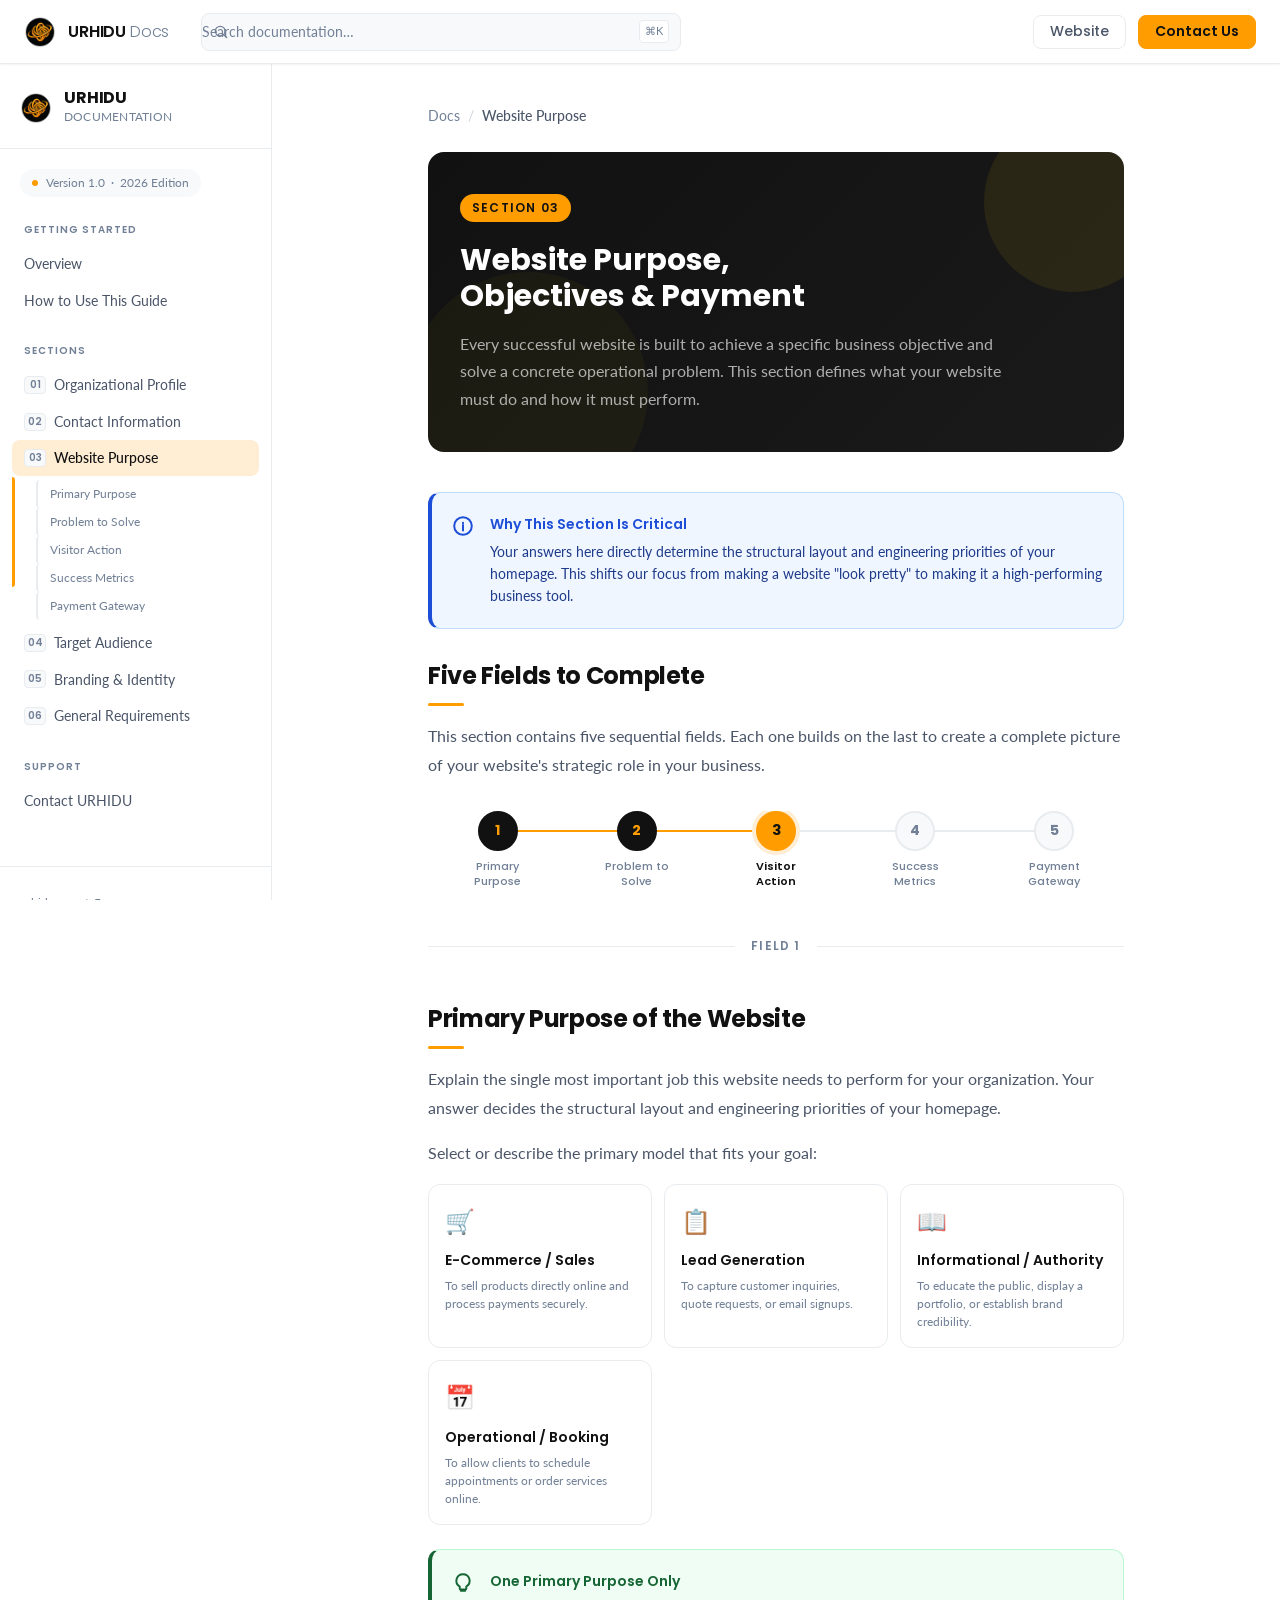
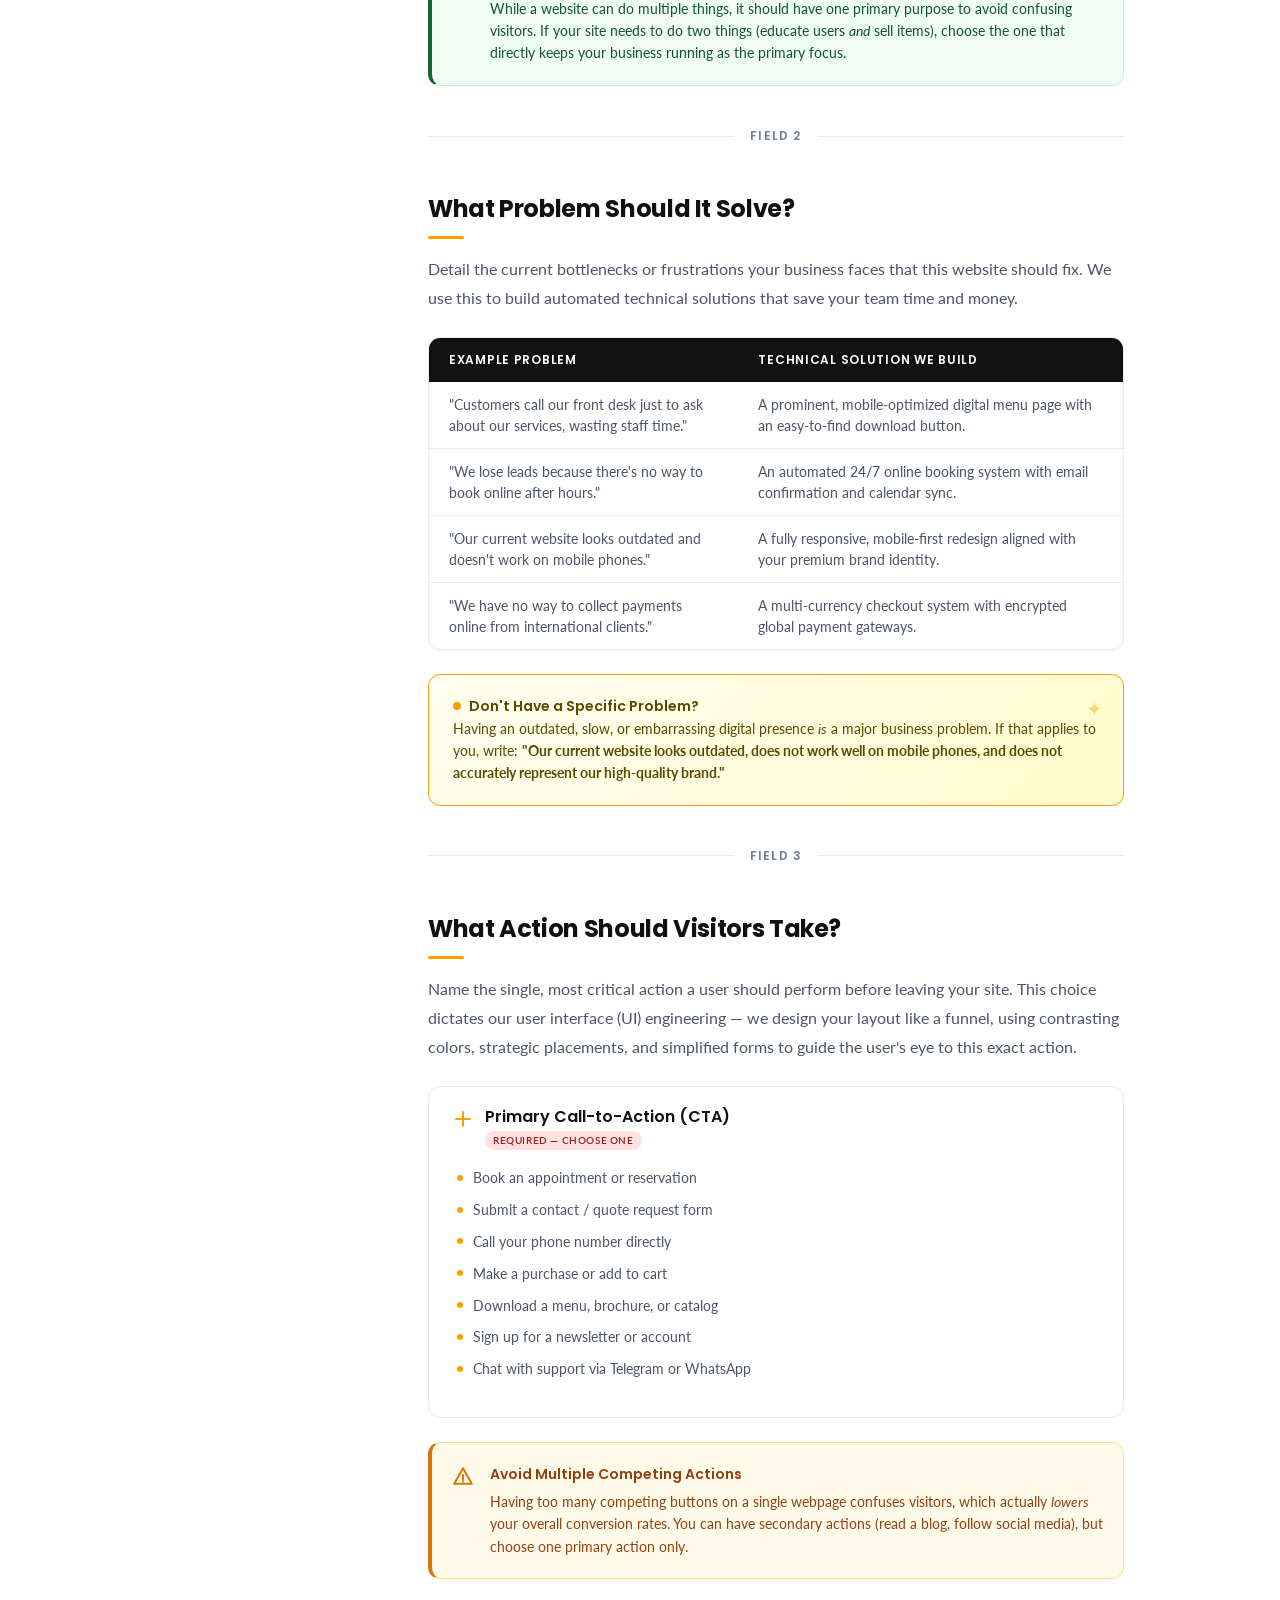
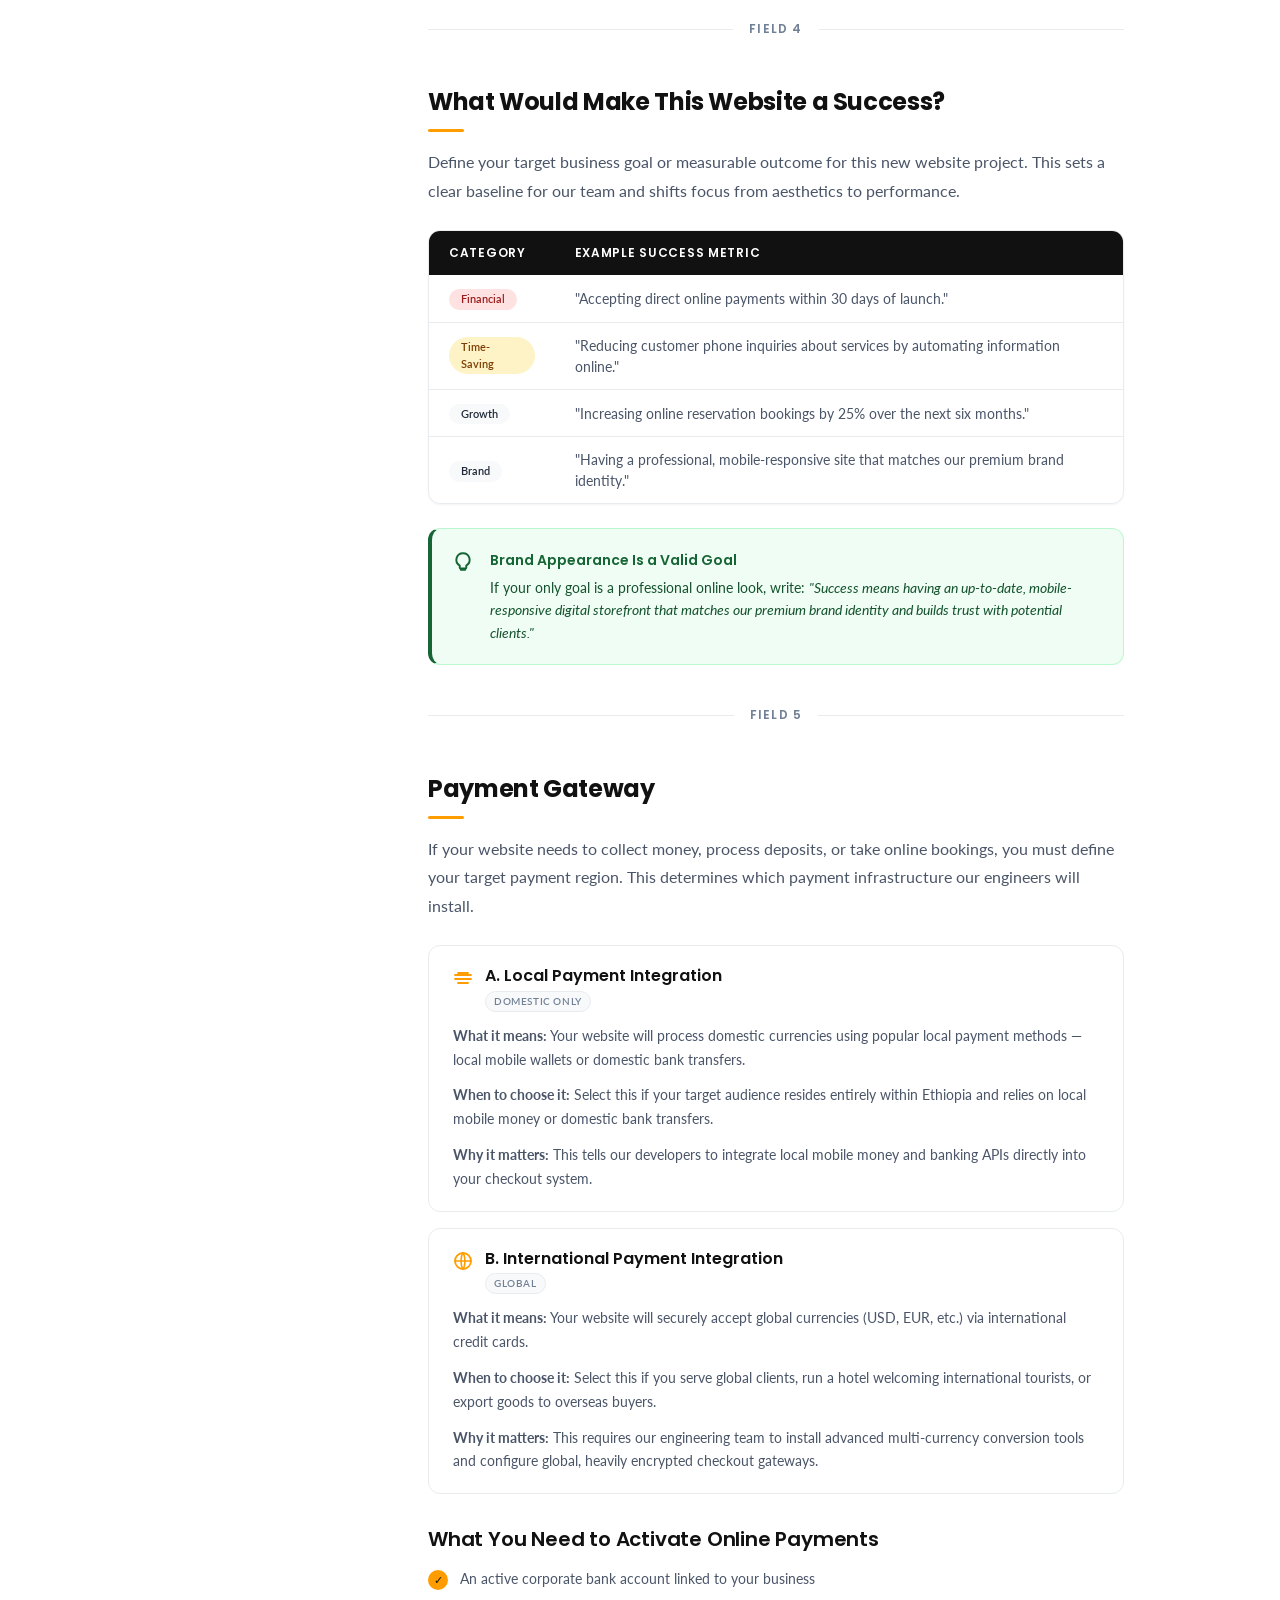
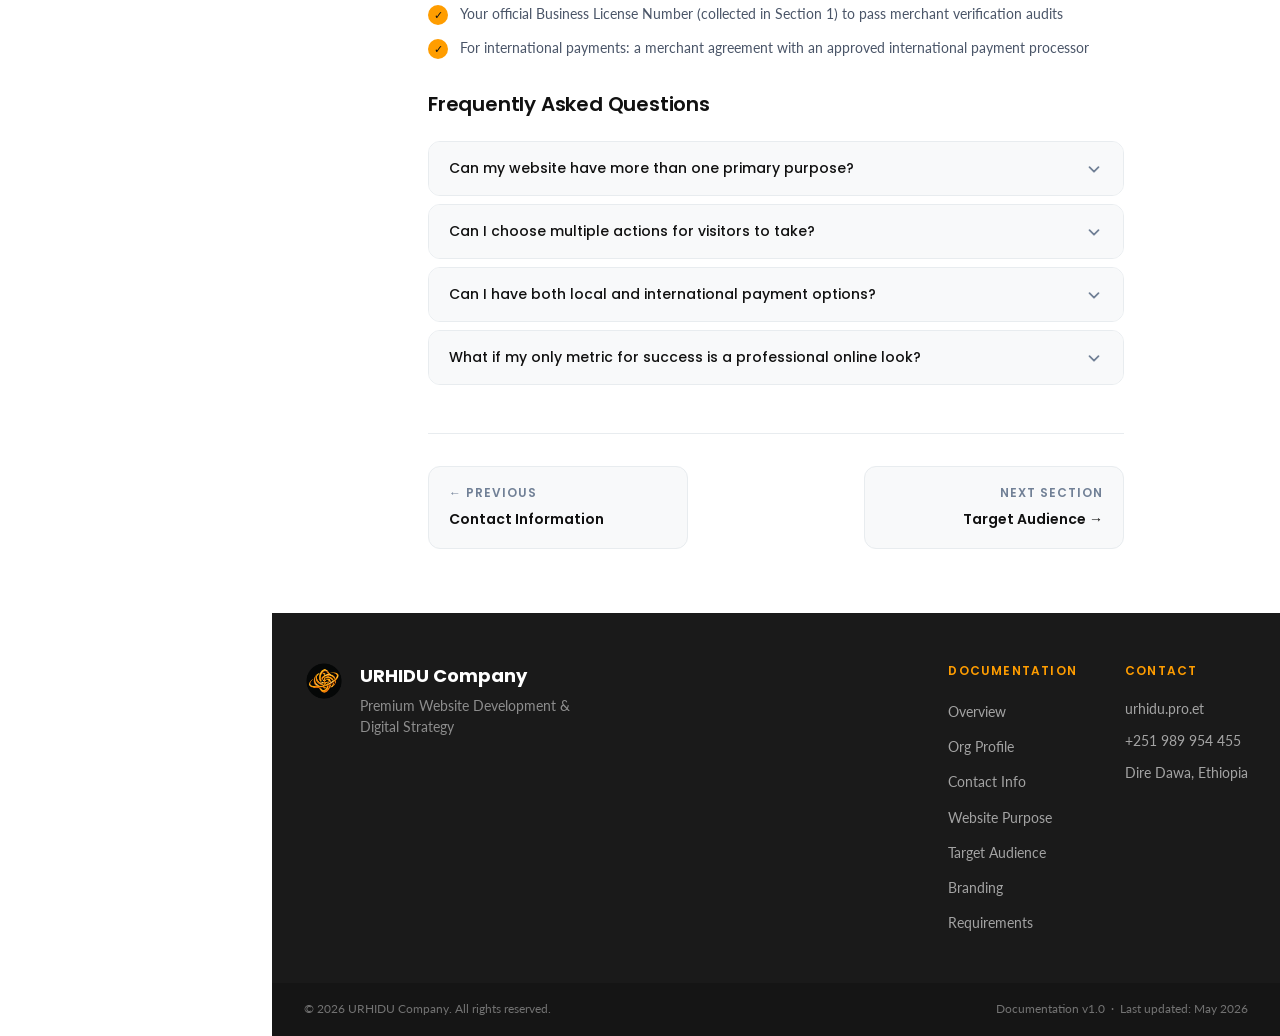
<file: pages/website-purpose.html>
<!DOCTYPE html>
<html lang="en">
<head>
  <meta charset="UTF-8" />
  <meta name="viewport" content="width=device-width, initial-scale=1.0" />
  
  <meta name="description" content="Section 3: Website Purpose, Objectives & Payment Gateway – URHIDU Docs" />
  
  <meta property="og:title" content="Website Purpose – URHIDU Docs" />
  <meta property="og:type" content="website" />
  
  <title>Website Purpose – URHIDU Docs</title>
  
  <link rel="icon" type="image/png" href="../assets/logo/logo.png" />
  <link rel="preconnect" href="https://fonts.googleapis.com" />
  <link rel="preconnect" href="https://fonts.gstatic.com" crossorigin />
  
  <link href="https://fonts.googleapis.com/css2?family=Poppins:wght@300;400;500;600;700&family=Lato:wght@300;400;700&display=swap" rel="stylesheet" />
  
  <link rel="stylesheet" href="/css/style.css" />
  <link rel="stylesheet" href="../css/layout.css" />
  <link rel="stylesheet" href="../css/components.css" />
  <link rel="stylesheet" href="../css/typography.css" />
  <link rel="stylesheet" href="../css/responsive.css" />
</head>


<body>


  <!-- TOP HEADER -->
<header class="site-header" role="banner">
    <div class="header-inner">
      <!-- 1. Mobile Menu Button -->
      <button class="menu-toggle" id="menuToggle" aria-label="Toggle navigation" aria-expanded="false">
        <span class="hamburger-line"></span><span class="hamburger-line"></span><span class="hamburger-line"></span>
      </button>

      <!-- 2. Brand & Logo Area (Updated with your 3D PNG Logo) -->
      <div class="header-brand">
        <a href="../index.html" class="header-logo-link" aria-label="URHIDU Docs Home">
          <img src="../assets/logo/logo.png" alt="URHIDU Logo" class="header-logo-svg" />
          <span class="header-brand-name">URHIDU <span class="header-brand-suffix">Docs</span></span>
        </a>
      </div>

      <!-- 3. Search Bar Area (Updated with Dropdown Container) -->
      <div class="header-search-wrap">
        <div class="search-box" role="search">
          <!-- Search Icon -->
          <svg class="search-icon" viewBox="0 0 20 20" fill="none"><circle cx="9" cy="9" r="6" stroke="currentColor" stroke-width="1.8"/><path d="M13.5 13.5L17 17" stroke="currentColor" stroke-width="1.8" stroke-linecap="round"/></svg>
          
          <!-- Input field updated with id="globalSearchInput" -->
          <input type="search" id="globalSearchInput" class="search-input" placeholder="Search documentation…" aria-label="Search documentation" autocomplete="off" />
          <kbd class="search-kbd">⌘K</kbd>
          
          <!-- NEW: This is where the JS will inject the search results -->
          <div id="searchResults" class="search-results-dropdown"></div>
        </div>
      </div>

      <!-- 4. Action Buttons -->
      <nav class="header-actions">
        <a href="https://urhidu.pro.et" class="btn btn-ghost btn-sm" target="_blank" rel="noopener">Website</a>
        <a href="contact-information.html" class="btn btn-gold btn-sm">Contact Us</a>
      </nav>
    </div>
  </header>
  

  <div class="layout-wrapper">
    <div class="sidebar-overlay" id="sidebarOverlay" aria-hidden="true"></div>

    <aside class="sidebar" id="sidebar" role="navigation" aria-label="Documentation navigation">
      <div class="sidebar-inner">
        <div class="sidebar-logo-wrap">
          <a href="../index.html" class="sidebar-logo-link">
         <img src="../assets/logo/logo.png" alt="URHIDU Logo" class="header-logo-svg" />
            <div class="sidebar-brand-text"><span class="sidebar-brand-name">URHIDU</span><span class="sidebar-brand-sub">Documentation</span></div>
          </a>
        </div>
        <div class="sidebar-version-badge"><span class="version-dot"></span><span>Version 1.0 &nbsp;·&nbsp; 2026 Edition</span></div>
        <nav class="sidebar-nav">
          <div class="nav-group">
            <span class="nav-group-label">Getting Started</span>
            <ul class="nav-list" role="list">
              <li class="nav-item"><a href="../index.html" class="nav-link">Overview</a></li>
              <li class="nav-item"><a href="../index.html#how-to-use" class="nav-link">How to Use This Guide</a></li>
            </ul>
          </div>
          <div class="nav-group">
            <span class="nav-group-label">Sections</span>
            <ul class="nav-list" role="list">
              <li class="nav-item"><a href="organization-profile.html" class="nav-link"><span class="nav-number">01</span> Organizational Profile</a></li>
              <li class="nav-item"><a href="contact-information.html" class="nav-link"><span class="nav-number">02</span> Contact Information</a></li>
              <li class="nav-item nav-item--active nav-item--expanded">
                <a href="website-purpose.html" class="nav-link nav-link--active" aria-current="page"><span class="nav-number">03</span> Website Purpose</a>
                <ul class="nav-sub-list" role="list">
                  <li><a href="#primary-purpose" class="nav-sub-link">Primary Purpose</a></li>
                  <li><a href="#problem" class="nav-sub-link">Problem to Solve</a></li>
                  <li><a href="#visitor-action" class="nav-sub-link">Visitor Action</a></li>
                  <li><a href="#success" class="nav-sub-link">Success Metrics</a></li>
                  <li><a href="#payment" class="nav-sub-link">Payment Gateway</a></li>
                </ul>
              </li>
              <li class="nav-item"><a href="target-audience.html" class="nav-link"><span class="nav-number">04</span> Target Audience</a></li>
              <li class="nav-item"><a href="branding-identity.html" class="nav-link"><span class="nav-number">05</span> Branding &amp; Identity</a></li>
              <li class="nav-item"><a href="required-questions.html" class="nav-link"><span class="nav-number">06</span> General Requirements</a></li>
            </ul>
          </div>
          <div class="nav-group">
            <span class="nav-group-label">Support</span>
            <ul class="nav-list" role="list">
              <li class="nav-item"><a href="contact-information.html" class="nav-link">Contact URHIDU</a></li>
            </ul>
          </div>
        </nav>
        <div class="sidebar-footer"><a href="https://urhidu.pro.et" class="sidebar-footer-link" target="_blank" rel="noopener">urhidu.pro.et ↗</a></div>
      </div>
    </aside>

    <main class="main-content" id="main" role="main">
      <div class="content-inner">

        <nav class="breadcrumb" aria-label="Breadcrumb">
          <ol class="breadcrumb-list" role="list">
            <li class="breadcrumb-item"><a href="../index.html" class="breadcrumb-link">Docs</a></li>
            <li class="breadcrumb-sep" aria-hidden="true">/</li>
            <li class="breadcrumb-item breadcrumb-item--current" aria-current="page">Website Purpose</li>
          </ol>
        </nav>

        <!-- PAGE HERO -->
        <div class="section-hero">
          <div class="section-hero-badge">Section 03</div>
          <h1 class="section-hero-title">Website Purpose,<br/>Objectives &amp; Payment</h1>
          <p class="section-hero-desc">Every successful website is built to achieve a specific business objective and solve a concrete operational problem. This section defines what your website must do and how it must perform.</p>
        </div>

        <div class="info-box" role="note">
          <div class="info-box-icon"><svg viewBox="0 0 20 20" fill="none"><circle cx="10" cy="10" r="8" stroke="currentColor" stroke-width="1.8"/><path d="M10 9v5M10 7v.5" stroke="currentColor" stroke-width="1.8" stroke-linecap="round"/></svg></div>
          <div class="info-box-content">
            <strong class="info-box-title">Why This Section Is Critical</strong>
            <p>Your answers here directly determine the structural layout and engineering priorities of your homepage. This shifts our focus from making a website "look pretty" to making it a high-performing business tool.</p>
          </div>
        </div>

        <!-- STEP OVERVIEW -->
        <section class="content-section" aria-labelledby="steps-overview">
          <h2 class="section-heading" id="steps-overview">Five Fields to Complete</h2>
          <p class="body-text">This section contains five sequential fields. Each one builds on the last to create a complete picture of your website's strategic role in your business.</p>
          <div class="progress-steps" aria-label="Section fields progress">
            <div class="progress-step progress-step--done">
              <div class="progress-step-circle">1</div>
              <span class="progress-step-label">Primary Purpose</span>
            </div>
            <div class="progress-step progress-step--done">
              <div class="progress-step-circle">2</div>
              <span class="progress-step-label">Problem to Solve</span>
            </div>
            <div class="progress-step progress-step--active">
              <div class="progress-step-circle">3</div>
              <span class="progress-step-label">Visitor Action</span>
            </div>
            <div class="progress-step">
              <div class="progress-step-circle">4</div>
              <span class="progress-step-label">Success Metrics</span>
            </div>
            <div class="progress-step">
              <div class="progress-step-circle">5</div>
              <span class="progress-step-label">Payment Gateway</span>
            </div>
          </div>
        </section>

        <div class="section-divider"><span class="section-divider-text">Field 1</span></div>

        <!-- PRIMARY PURPOSE -->
        <section class="content-section" id="primary-purpose" aria-labelledby="purpose-heading">
          <h2 class="section-heading" id="purpose-heading">Primary Purpose of the Website</h2>
          <p class="body-text">Explain the single most important job this website needs to perform for your organization. Your answer decides the structural layout and engineering priorities of your homepage.</p>
          <p class="body-text">Select or describe the primary model that fits your goal:</p>

          <div class="option-grid">
            <div class="option-card">
              <div class="option-card-icon">🛒</div>
              <p class="option-card-title">E-Commerce / Sales</p>
              <p class="option-card-desc">To sell products directly online and process payments securely.</p>
            </div>
            <div class="option-card">
              <div class="option-card-icon">📋</div>
              <p class="option-card-title">Lead Generation</p>
              <p class="option-card-desc">To capture customer inquiries, quote requests, or email signups.</p>
            </div>
            <div class="option-card">
              <div class="option-card-icon">📖</div>
              <p class="option-card-title">Informational / Authority</p>
              <p class="option-card-desc">To educate the public, display a portfolio, or establish brand credibility.</p>
            </div>
            <div class="option-card">
              <div class="option-card-icon">📅</div>
              <p class="option-card-title">Operational / Booking</p>
              <p class="option-card-desc">To allow clients to schedule appointments or order services online.</p>
            </div>
          </div>

          <div class="tip-box" role="note">
            <div class="tip-box-icon"><svg viewBox="0 0 20 20" fill="none"><path d="M10 2a6 6 0 0 1 3 11.2V15a1 1 0 0 1-1 1H8a1 1 0 0 1-1-1v-1.8A6 6 0 0 1 10 2z" stroke="currentColor" stroke-width="1.8"/><path d="M8 17h4" stroke="currentColor" stroke-width="1.8" stroke-linecap="round"/></svg></div>
            <div class="tip-box-content">
              <strong class="tip-box-title">One Primary Purpose Only</strong>
              <p>While a website can do multiple things, it should have one primary purpose to avoid confusing visitors. If your site needs to do two things (educate users <em>and</em> sell items), choose the one that directly keeps your business running as the primary focus.</p>
            </div>
          </div>
        </section>

        <div class="section-divider"><span class="section-divider-text">Field 2</span></div>

        <!-- PROBLEM -->
        <section class="content-section" id="problem" aria-labelledby="problem-heading">
          <h2 class="section-heading" id="problem-heading">What Problem Should It Solve?</h2>
          <p class="body-text">Detail the current bottlenecks or frustrations your business faces that this website should fix. We use this to build automated technical solutions that save your team time and money.</p>

          <div class="table-wrap" role="region" aria-label="Problem and solution examples" tabindex="0">
            <table class="data-table">
              <thead>
                <tr>
                  <th scope="col">Example Problem</th>
                  <th scope="col">Technical Solution We Build</th>
                </tr>
              </thead>
              <tbody>
                <tr>
                  <td>"Customers call our front desk just to ask about our services, wasting staff time."</td>
                  <td>A prominent, mobile-optimized digital menu page with an easy-to-find download button.</td>
                </tr>
                <tr>
                  <td>"We lose leads because there's no way to book online after hours."</td>
                  <td>An automated 24/7 online booking system with email confirmation and calendar sync.</td>
                </tr>
                <tr>
                  <td>"Our current website looks outdated and doesn't work on mobile phones."</td>
                  <td>A fully responsive, mobile-first redesign aligned with your premium brand identity.</td>
                </tr>
                <tr>
                  <td>"We have no way to collect payments online from international clients."</td>
                  <td>A multi-currency checkout system with encrypted global payment gateways.</td>
                </tr>
              </tbody>
            </table>
          </div>

          <div class="note-card">
            <p class="note-card-title">Don't Have a Specific Problem?</p>
            <p>Having an outdated, slow, or embarrassing digital presence <em>is</em> a major business problem. If that applies to you, write: <strong>"Our current website looks outdated, does not work well on mobile phones, and does not accurately represent our high-quality brand."</strong></p>
          </div>
        </section>

        <div class="section-divider"><span class="section-divider-text">Field 3</span></div>

        <!-- VISITOR ACTION -->
        <section class="content-section" id="visitor-action" aria-labelledby="action-heading">
          <h2 class="section-heading" id="action-heading">What Action Should Visitors Take?</h2>
          <p class="body-text">Name the single, most critical action a user should perform before leaving your site. This choice dictates our user interface (UI) engineering — we design your layout like a funnel, using contrasting colors, strategic placements, and simplified forms to guide the user's eye to this exact action.</p>

          <div class="field-list">
            <div class="field-item">
              <div class="field-item-header">
                <svg class="field-icon" viewBox="0 0 20 20" fill="none"><path d="M10 3v14M3 10h14" stroke="currentColor" stroke-width="2" stroke-linecap="round"/></svg>
                <div><p class="field-label">Primary Call-to-Action (CTA)</p><div class="field-meta"><span class="field-tag field-tag--required">Required — Choose One</span></div></div>
              </div>
              <div class="field-body">
                <ul class="doc-list doc-list--bullet">
                  <li>Book an appointment or reservation</li>
                  <li>Submit a contact / quote request form</li>
                  <li>Call your phone number directly</li>
                  <li>Make a purchase or add to cart</li>
                  <li>Download a menu, brochure, or catalog</li>
                  <li>Sign up for a newsletter or account</li>
                  <li>Chat with support via Telegram or WhatsApp</li>
                </ul>
              </div>
            </div>
          </div>

          <div class="warning-box" role="note">
            <div class="warning-box-icon"><svg viewBox="0 0 20 20" fill="none"><path d="M10 3L18 17H2L10 3z" stroke="currentColor" stroke-width="1.8" stroke-linejoin="round"/><path d="M10 9v4M10 14.5v.5" stroke="currentColor" stroke-width="1.8" stroke-linecap="round"/></svg></div>
            <div class="warning-box-content">
              <strong class="warning-box-title">Avoid Multiple Competing Actions</strong>
              <p>Having too many competing buttons on a single webpage confuses visitors, which actually <em>lowers</em> your overall conversion rates. You can have secondary actions (read a blog, follow social media), but choose one primary action only.</p>
            </div>
          </div>
        </section>

        <div class="section-divider"><span class="section-divider-text">Field 4</span></div>

        <!-- SUCCESS -->
        <section class="content-section" id="success" aria-labelledby="success-heading">
          <h2 class="section-heading" id="success-heading">What Would Make This Website a Success?</h2>
          <p class="body-text">Define your target business goal or measurable outcome for this new website project. This sets a clear baseline for our team and shifts focus from aesthetics to performance.</p>

          <div class="table-wrap" role="region" aria-label="Success metric examples" tabindex="0">
            <table class="data-table">
              <thead>
                <tr>
                  <th scope="col">Category</th>
                  <th scope="col">Example Success Metric</th>
                </tr>
              </thead>
              <tbody>
                <tr>
                  <td><span class="importance-high">Financial</span></td>
                  <td>"Accepting direct online payments within 30 days of launch."</td>
                </tr>
                <tr>
                  <td><span class="importance-med">Time-Saving</span></td>
                  <td>"Reducing customer phone inquiries about services by automating information online."</td>
                </tr>
                <tr>
                  <td><span class="importance-low">Growth</span></td>
                  <td>"Increasing online reservation bookings by 25% over the next six months."</td>
                </tr>
                <tr>
                  <td><span class="importance-low">Brand</span></td>
                  <td>"Having a professional, mobile-responsive site that matches our premium brand identity."</td>
                </tr>
              </tbody>
            </table>
          </div>

          <div class="tip-box" role="note">
            <div class="tip-box-icon"><svg viewBox="0 0 20 20" fill="none"><path d="M10 2a6 6 0 0 1 3 11.2V15a1 1 0 0 1-1 1H8a1 1 0 0 1-1-1v-1.8A6 6 0 0 1 10 2z" stroke="currentColor" stroke-width="1.8"/><path d="M8 17h4" stroke="currentColor" stroke-width="1.8" stroke-linecap="round"/></svg></div>
            <div class="tip-box-content">
              <strong class="tip-box-title">Brand Appearance Is a Valid Goal</strong>
              <p>If your only goal is a professional online look, write: <em>"Success means having an up-to-date, mobile-responsive digital storefront that matches our premium brand identity and builds trust with potential clients."</em></p>
            </div>
          </div>
        </section>

        <div class="section-divider"><span class="section-divider-text">Field 5</span></div>

        <!-- PAYMENT GATEWAY -->
        <section class="content-section" id="payment" aria-labelledby="payment-heading">
          <h2 class="section-heading" id="payment-heading">Payment Gateway</h2>
          <p class="body-text">If your website needs to collect money, process deposits, or take online bookings, you must define your target payment region. This determines which payment infrastructure our engineers will install.</p>

          <div class="field-list">
            <div class="field-item">
              <div class="field-item-header">
                <svg class="field-icon" viewBox="0 0 20 20" fill="none"><path d="M2 7h16M2 11h16M5 15h10M5 5h10" stroke="currentColor" stroke-width="1.8" stroke-linecap="round"/></svg>
                <div>
                  <p class="field-label">A. Local Payment Integration</p>
                  <div class="field-meta"><span class="field-tag field-tag--optional">Domestic Only</span></div>
                </div>
              </div>
              <div class="field-body">
                <p><strong>What it means:</strong> Your website will process domestic currencies using popular local payment methods — local mobile wallets or domestic bank transfers.</p>
                <p><strong>When to choose it:</strong> Select this if your target audience resides entirely within Ethiopia and relies on local mobile money or domestic bank transfers.</p>
                <p><strong>Why it matters:</strong> This tells our developers to integrate local mobile money and banking APIs directly into your checkout system.</p>
              </div>
            </div>
            <div class="field-item">
              <div class="field-item-header">
                <svg class="field-icon" viewBox="0 0 20 20" fill="none"><circle cx="10" cy="10" r="8" stroke="currentColor" stroke-width="1.8"/><path d="M2 10h16M10 2c-2.5 3-2.5 13 0 16M10 2c2.5 3 2.5 13 0 16" stroke="currentColor" stroke-width="1.6" stroke-linecap="round"/></svg>
                <div>
                  <p class="field-label">B. International Payment Integration</p>
                  <div class="field-meta"><span class="field-tag field-tag--optional">Global</span></div>
                </div>
              </div>
              <div class="field-body">
                <p><strong>What it means:</strong> Your website will securely accept global currencies (USD, EUR, etc.) via international credit cards.</p>
                <p><strong>When to choose it:</strong> Select this if you serve global clients, run a hotel welcoming international tourists, or export goods to overseas buyers.</p>
                <p><strong>Why it matters:</strong> This requires our engineering team to install advanced multi-currency conversion tools and configure global, heavily encrypted checkout gateways.</p>
              </div>
            </div>
          </div>

          <h3 class="subsection-heading">What You Need to Activate Online Payments</h3>
          <div class="checklist">
            <div class="checklist-item">
              <div class="checklist-icon">✓</div>
              <span>An active corporate bank account linked to your business</span>
            </div>
            <div class="checklist-item">
              <div class="checklist-icon">✓</div>
              <span>Your official Business License Number (collected in Section 1) to pass merchant verification audits</span>
            </div>
            <div class="checklist-item">
              <div class="checklist-icon">✓</div>
              <span>For international payments: a merchant agreement with an approved international payment processor</span>
            </div>
          </div>

          <h3 class="subsection-heading">Frequently Asked Questions</h3>
          <div class="faq-list">
            <div class="faq-item">
              <button class="faq-question" aria-expanded="false">
                Can my website have more than one primary purpose?
                <svg class="faq-chevron" viewBox="0 0 20 20" fill="none" aria-hidden="true"><path d="M5 8l5 5 5-5" stroke="currentColor" stroke-width="2" stroke-linecap="round" stroke-linejoin="round"/></svg>
              </button>
              <div class="faq-answer">
                <p>While a website can do multiple things, it should only have one primary purpose to avoid confusing your visitors. If your site needs to do two things (e.g., educate users and sell items), choose the one that directly keeps your business running as the primary focus.</p>
              </div>
            </div>
            <div class="faq-item">
              <button class="faq-question" aria-expanded="false">
                Can I choose multiple actions for visitors to take?
                <svg class="faq-chevron" viewBox="0 0 20 20" fill="none" aria-hidden="true"><path d="M5 8l5 5 5-5" stroke="currentColor" stroke-width="2" stroke-linecap="round" stroke-linejoin="round"/></svg>
              </button>
              <div class="faq-answer">
                <p>You can have secondary actions (like reading your blog or following your social media), but you must choose one primary action. Having too many competing buttons on a single webpage confuses visitors, which actually lowers your overall conversion rates.</p>
              </div>
            </div>
            <div class="faq-item">
              <button class="faq-question" aria-expanded="false">
                Can I have both local and international payment options?
                <svg class="faq-chevron" viewBox="0 0 20 20" fill="none" aria-hidden="true"><path d="M5 8l5 5 5-5" stroke="currentColor" stroke-width="2" stroke-linecap="round" stroke-linejoin="round"/></svg>
              </button>
              <div class="faq-answer">
                <p>Yes, absolutely. Many of our clients — particularly hotels and hospitality businesses — serve both local and international customers. Our engineering team can configure a dual-gateway checkout system that automatically presents the appropriate payment method based on the visitor's location and selected currency.</p>
              </div>
            </div>
            <div class="faq-item">
              <button class="faq-question" aria-expanded="false">
                What if my only metric for success is a professional online look?
                <svg class="faq-chevron" viewBox="0 0 20 20" fill="none" aria-hidden="true"><path d="M5 8l5 5 5-5" stroke="currentColor" stroke-width="2" stroke-linecap="round" stroke-linejoin="round"/></svg>
              </button>
              <div class="faq-answer">
                <p>That is a valid baseline. Write: <em>"Success means having an up-to-date, mobile-responsive digital storefront that matches our premium brand identity and builds trust with potential clients."</em> Our team will use this to set design quality benchmarks throughout the project.</p>
              </div>
            </div>
          </div>
        </section>

        <nav class="article-nav" aria-label="Article navigation">
          <a href="contact-information.html" class="article-nav-prev">
            <span class="article-nav-label">← Previous</span>
            <span class="article-nav-title">Contact Information</span>
          </a>
          <a href="target-audience.html" class="article-nav-next">
            <span class="article-nav-label">Next Section</span>
            <span class="article-nav-title">Target Audience →</span>
          </a>
        </nav>

      </div>
    </main>
  </div>
  
  
<footer class="site-footer" role="contentinfo">
    <div class="footer-inner">
      
      <div class="footer-brand">
        <!-- Updated: Your new 3D PNG logo replacing the SVG -->
        <img src="../assets/logo/logo.png" alt="URHIDU Logo" class="footer-logo" />
        
        <div>
          <p class="footer-company">URHIDU Company</p>
          <p class="footer-tagline">Premium Website Development &amp; Digital Strategy</p>
        </div>
      </div>
      
      <div class="footer-links-grid">
        <div class="footer-col">
          <h4 class="footer-col-title">Documentation</h4>
          <ul class="footer-link-list" role="list">
            <li><a href="../index.html" class="footer-link">Overview</a></li>
            <li><a href="organization-profile.html" class="footer-link">Org Profile</a></li>
            <li><a href="contact-information.html" class="footer-link">Contact Info</a></li>
            <li><a href="website-purpose.html" class="footer-link">Website Purpose</a></li>
            <li><a href="target-audience.html" class="footer-link">Target Audience</a></li>
            <li><a href="branding-identity.html" class="footer-link">Branding</a></li>
            <li><a href="required-questions.html" class="footer-link">Requirements</a></li>
          </ul>
        </div>
        
        <div class="footer-col">
          <h4 class="footer-col-title">Contact</h4>
          <address class="footer-address">
            <p><a href="https://urhidu.pro.et" class="footer-link" target="_blank" rel="noopener">urhidu.pro.et</a></p>
            <p><a href="tel:+251989954455" class="footer-link">+251 989 954 455</a></p>
            <p>Dire Dawa, Ethiopia</p>
          </address>
        </div>
      </div>
      
    </div>
    
    <div class="footer-bottom">
      <p class="footer-copy">© 2026 URHIDU Company. All rights reserved.</p>
      <p class="footer-meta">Documentation v1.0 &nbsp;·&nbsp; Last updated: May 2026</p>
    </div>
  </footer>

  <script>
    const menuToggle = document.getElementById('menuToggle');
    const sidebar = document.getElementById('sidebar');
    const overlay = document.getElementById('sidebarOverlay');
    function toggleSidebar(open) {
      sidebar.classList.toggle('sidebar--open', open);
      overlay.classList.toggle('overlay--visible', open);
      menuToggle.setAttribute('aria-expanded', String(open));
      document.body.classList.toggle('no-scroll', open);
    }
    menuToggle.addEventListener('click', () => toggleSidebar(!sidebar.classList.contains('sidebar--open')));
    overlay.addEventListener('click', () => toggleSidebar(false));
    document.querySelectorAll('.faq-question').forEach(btn => {
      btn.addEventListener('click', function () {
        const item = this.closest('.faq-item');
        const isOpen = item.classList.contains('faq-item--open');
        document.querySelectorAll('.faq-item').forEach(i => { i.classList.remove('faq-item--open'); i.querySelector('.faq-question').setAttribute('aria-expanded', 'false'); });
        if (!isOpen) { item.classList.add('faq-item--open'); this.setAttribute('aria-expanded', 'true'); }
      });
    });
  </script>
  
    <script src="../js/search.js"></script>
</body>
</html>
</file>
<file: css/style.css>
/* ============================================================
   css/style.css — URHIDU Documentation
   CSS Variables, Reset, Base
   ============================================================ */

:root {
  /* Brand Colors */
  --color-gold:          #FF9D00;
  --color-gold-light:    #FFEDD4;
  --color-gold-dark:     #FF9D00;
  --color-dark:          #111111;
  --color-dark-soft:     #1A1A1A;
  --color-surface:       #F8F9FA;
  --color-white:         #FFFFFF;

  /* Text Colors */
  --color-text-primary:   #111111;
  --color-text-secondary: #4A5568;
  --color-text-muted:     #718096;
  --color-text-inverse:   #FFFFFF;

  /* Border & Dividers */
  --color-border:         #E8ECEF;
  --color-border-strong:  #D0D5DD;

  /* Status Colors */
  --color-info-bg:        #EFF6FF;
  --color-info-border:    #BFDBFE;
  --color-info-text:      #1D4ED8;
  --color-warning-bg:     #FFFBEB;
  --color-warning-border: #FDE68A;
  --color-warning-text:   #92400E;
  --color-tip-bg:         #F0FDF4;
  --color-tip-border:     #BBF7D0;
  --color-tip-text:       #166534;

  /* Typography */
  --font-primary:    'Poppins', sans-serif;
  --font-body:       'Lato', sans-serif;

  /* Font Sizes */
  --text-xs:   0.75rem;
  --text-sm:   0.875rem;
  --text-base: 1rem;
  --text-lg:   1.125rem;
  --text-xl:   1.25rem;
  --text-2xl:  1.5rem;
  --text-3xl:  1.875rem;
  --text-4xl:  2.25rem;
  --text-5xl:  3rem;

  /* Font Weights */
  --weight-light:    300;
  --weight-regular:  400;
  --weight-medium:   500;
  --weight-semibold: 600;
  --weight-bold:     700;

  /* Spacing */
  --space-1:  0.25rem;
  --space-2:  0.5rem;
  --space-3:  0.75rem;
  --space-4:  1rem;
  --space-5:  1.25rem;
  --space-6:  1.5rem;
  --space-8:  2rem;
  --space-10: 2.5rem;
  --space-12: 3rem;
  --space-16: 4rem;
  --space-20: 5rem;
  --space-24: 6rem;

  /* Border Radius */
  --radius-sm:   4px;
  --radius-md:   8px;
  --radius-lg:   12px;
  --radius-xl:   16px;
  --radius-full: 9999px;

  /* Shadows */
  --shadow-xs:  0 1px 2px rgba(0,0,0,0.05);
  --shadow-sm:  0 1px 4px rgba(0,0,0,0.07), 0 2px 8px rgba(0,0,0,0.04);
  --shadow-md:  0 4px 12px rgba(0,0,0,0.08), 0 1px 3px rgba(0,0,0,0.06);
  --shadow-lg:  0 10px 30px rgba(0,0,0,0.10), 0 2px 8px rgba(0,0,0,0.06);
  --shadow-gold: 0 4px 20px rgba(255,215,0,0.25);

  /* Transitions */
  --transition-fast:   150ms ease;
  --transition-base:   200ms ease;
  --transition-slow:   300ms ease;

  /* Layout */
  --sidebar-width:    272px;
  --header-height:    64px;
  --content-max:      760px;
}

/* ============================================================
   RESET & BASE
   ============================================================ */

*, *::before, *::after {
  box-sizing: border-box;
  margin: 0;
  padding: 0;
}

html {
  scroll-behavior: smooth;
  -webkit-text-size-adjust: 100%;
}

body {
  font-family: var(--font-body);
  font-size: var(--text-base);
  line-height: 1.7;
  color: var(--color-text-primary);
  background-color: var(--color-white);
  -webkit-font-smoothing: antialiased;
  -moz-osx-font-smoothing: grayscale;
}

body.no-scroll {
  overflow: hidden;
}

/* Screen-reader only */
.sr-only {
  position: absolute;
  width: 1px;
  height: 1px;
  padding: 0;
  margin: -1px;
  overflow: hidden;
  clip: rect(0,0,0,0);
  white-space: nowrap;
  border: 0;
}

a {
  color: inherit;
  text-decoration: none;
}

ul, ol {
  list-style: none;
}

img, svg {
  display: block;
  max-width: 100%;
}

button {
  cursor: pointer;
  border: none;
  background: none;
  font-family: inherit;
}

address {
  font-style: normal;
}

code {
  font-family: 'SF Mono', 'Fira Code', 'Fira Mono', 'Roboto Mono', monospace;
}
</file>
<file: css/layout.css>
/* ============================================================
   css/layout.css — URHIDU Documentation
   Header, Sidebar, Layout, Footer
   ============================================================ */

/* ============================================================
   HEADER
   ============================================================ */

.site-header {
  position: fixed;
  top: 0;
  left: 0;
  right: 0;
  z-index: 100;
  height: var(--header-height);
  background: var(--color-white);
  border-bottom: 1px solid var(--color-border);
  box-shadow: var(--shadow-xs);
}

.header-inner {
  display: flex;
  align-items: center;
  gap: var(--space-4);
  height: 100%;
  padding: 0 var(--space-6);
  max-width: 100%;
}

/* Hamburger */
.menu-toggle {
  display: none;
  flex-direction: column;
  justify-content: center;
  gap: 5px;
  width: 36px;
  height: 36px;
  padding: var(--space-2);
  border-radius: var(--radius-md);
  flex-shrink: 0;
  transition: background var(--transition-fast);
}

.menu-toggle:hover {
  background: var(--color-surface);
}

.hamburger-line {
  display: block;
  width: 18px;
  height: 1.8px;
  background: var(--color-dark);
  border-radius: var(--radius-full);
  transition: transform var(--transition-base);
}

/* Header brand */
.header-brand {
  flex-shrink: 0;
}

.header-logo-link {
  display: flex;
  align-items: center;
  gap: var(--space-3);
  transition: opacity var(--transition-fast);
}

.header-logo-link:hover {
  opacity: 0.8;
}

.header-logo-svg {
  width: 32px;
  height: 32px;
  flex-shrink: 0;
}

.header-brand-name {
  font-family: var(--font-primary);
  font-weight: var(--weight-semibold);
  font-size: var(--text-base);
  color: var(--color-dark);
  letter-spacing: -0.01em;
}

.header-brand-suffix {
  font-weight: var(--weight-light);
  color: var(--color-text-muted);
}

/* Search */
.header-search-wrap {
  flex: 1;
  max-width: 480px;
  margin: 0 var(--space-4);
}

.search-box {
  position: relative;
  display: flex;
  align-items: center;
}

.search-icon {
  position: absolute;
  left: var(--space-3);
  width: 16px;
  height: 16px;
  color: var(--color-text-muted);
  flex-shrink: 0;
  pointer-events: none;
}

.search-input {
  width: 100%;
  height: 38px;
  padding: 0 var(--space-10) 0 var(--space-9);
  font-family: var(--font-body);
  font-size: var(--text-sm);
  color: var(--color-text-primary);
  background: var(--color-surface);
  border: 1px solid var(--color-border);
  border-radius: var(--radius-md);
  outline: none;
  transition: border-color var(--transition-fast), box-shadow var(--transition-fast);
}

.search-input::placeholder {
  color: var(--color-text-muted);
}

.search-input:focus {
  background: var(--color-white);
  border-color: var(--color-gold);
  box-shadow: 0 0 0 3px rgba(255,215,0,0.15);
}

.search-kbd {
  position: absolute;
  right: var(--space-3);
  font-family: var(--font-body);
  font-size: 11px;
  color: var(--color-text-muted);
  background: var(--color-white);
  border: 1px solid var(--color-border);
  border-radius: var(--radius-sm);
  padding: 1px 5px;
  pointer-events: none;
}

/* Header Actions */
.header-actions {
  display: flex;
  align-items: center;
  gap: var(--space-3);
  margin-left: auto;
  flex-shrink: 0;
}

/* ============================================================
   BUTTONS
   ============================================================ */

.btn {
  display: inline-flex;
  align-items: center;
  justify-content: center;
  font-family: var(--font-primary);
  font-weight: var(--weight-medium);
  border-radius: var(--radius-md);
  cursor: pointer;
  transition: background var(--transition-fast), border-color var(--transition-fast), color var(--transition-fast), box-shadow var(--transition-fast);
  white-space: nowrap;
  text-decoration: none;
}

.btn-sm {
  height: 34px;
  padding: 0 var(--space-4);
  font-size: var(--text-sm);
}

.btn-ghost {
  background: transparent;
  color: var(--color-text-secondary);
  border: 1px solid var(--color-border);
}

.btn-ghost:hover {
  background: var(--color-surface);
  border-color: var(--color-border-strong);
  color: var(--color-text-primary);
}

.btn-gold {
  background: var(--color-gold);
  color: var(--color-dark);
  border: 1px solid var(--color-gold);
  font-weight: var(--weight-semibold);
}

.btn-gold:hover {
  background: var(--color-gold-dark);
  border-color: var(--color-gold-dark);
  box-shadow: var(--shadow-gold);
}

/* ============================================================
   LAYOUT WRAPPER
   ============================================================ */

.layout-wrapper {
  display: flex;
  padding-top: var(--header-height);
  min-height: 100vh;
  position: relative;
}

/* ============================================================
   SIDEBAR
   ============================================================ */

.sidebar {
  position: fixed;
  top: var(--header-height);
  left: 0;
  bottom: 0;
  width: var(--sidebar-width);
  background: var(--color-white);
  border-right: 1px solid var(--color-border);
  overflow-y: auto;
  z-index: 50;
  scrollbar-width: thin;
  scrollbar-color: var(--color-border) transparent;
  transition: transform var(--transition-slow);
}

.sidebar::-webkit-scrollbar {
  width: 4px;
}

.sidebar::-webkit-scrollbar-track {
  background: transparent;
}

.sidebar::-webkit-scrollbar-thumb {
  background: var(--color-border);
  border-radius: var(--radius-full);
}

.sidebar-inner {
  display: flex;
  flex-direction: column;
  padding: var(--space-6) 0 var(--space-8);
  min-height: 100%;
}

.sidebar-logo-wrap {
  padding: 0 var(--space-5) var(--space-5);
  border-bottom: 1px solid var(--color-border);
  margin-bottom: var(--space-5);
}

.sidebar-logo-link {
  display: flex;
  align-items: center;
  gap: var(--space-3);
  transition: opacity var(--transition-fast);
}

.sidebar-logo-link:hover {
  opacity: 0.8;
}

.sidebar-logo-svg {
  width: 36px;
  height: 36px;
  flex-shrink: 0;
}

.sidebar-brand-text {
  display: flex;
  flex-direction: column;
}

.sidebar-brand-name {
  font-family: var(--font-primary);
  font-weight: var(--weight-bold);
  font-size: var(--text-base);
  color: var(--color-dark);
  line-height: 1.2;
  letter-spacing: -0.01em;
}

.sidebar-brand-sub {
  font-family: var(--font-body);
  font-size: var(--text-xs);
  color: var(--color-text-muted);
  font-weight: var(--weight-regular);
  letter-spacing: 0.02em;
  text-transform: uppercase;
}

.sidebar-version-badge {
  display: flex;
  align-items: center;
  gap: var(--space-2);
  margin: 0 var(--space-5) var(--space-6);
  font-size: var(--text-xs);
  color: var(--color-text-muted);
  background: var(--color-surface);
  border-radius: var(--radius-full);
  padding: var(--space-1) var(--space-3);
  width: fit-content;
}

.version-dot {
  width: 6px;
  height: 6px;
  border-radius: 50%;
  background: var(--color-gold);
  flex-shrink: 0;
}

/* Sidebar Nav */
.sidebar-nav {
  flex: 1;
  padding: 0 var(--space-3);
}

.nav-group {
  margin-bottom: var(--space-6);
}

.nav-group-label {
  display: block;
  font-family: var(--font-primary);
  font-size: 10px;
  font-weight: var(--weight-semibold);
  text-transform: uppercase;
  letter-spacing: 0.1em;
  color: var(--color-text-muted);
  padding: 0 var(--space-3) var(--space-2);
}

.nav-list {
  display: flex;
  flex-direction: column;
  gap: 1px;
}

.nav-item {
  position: relative;
}

.nav-link {
  display: flex;
  align-items: center;
  gap: var(--space-2);
  padding: var(--space-2) var(--space-3);
  font-family: var(--font-body);
  font-size: var(--text-sm);
  font-weight: var(--weight-regular);
  color: var(--color-text-secondary);
  border-radius: var(--radius-md);
  transition: background var(--transition-fast), color var(--transition-fast);
  cursor: pointer;
  width: 100%;
  text-align: left;
  line-height: 1.4;
}

.nav-link:hover {
  background: var(--color-surface);
  color: var(--color-text-primary);
}

.nav-link--active {
  background: var(--color-gold-light);
  color: var(--color-dark);
  font-weight: var(--weight-medium);
}

.nav-link--active::before {
  content: '';
  position: absolute;
  left: 0;
  top: 50%;
  transform: translateY(-50%);
  width: 3px;
  height: 60%;
  background: var(--color-gold);
  border-radius: 0 var(--radius-sm) var(--radius-sm) 0;
}

.nav-icon {
  width: 14px;
  height: 14px;
  flex-shrink: 0;
  color: inherit;
}

.nav-number {
  display: inline-flex;
  align-items: center;
  justify-content: center;
  width: 22px;
  height: 18px;
  font-family: var(--font-primary);
  font-size: 10px;
  font-weight: var(--weight-semibold);
  color: var(--color-text-muted);
  background: var(--color-surface);
  border: 1px solid var(--color-border);
  border-radius: var(--radius-sm);
  flex-shrink: 0;
  letter-spacing: 0;
}

/* Sub-nav */
.nav-sub-list {
  display: none;
  flex-direction: column;
  padding-left: var(--space-6);
  padding-top: var(--space-1);
  padding-bottom: var(--space-1);
  gap: 0;
}

.nav-item--expanded .nav-sub-list {
  display: flex;
}

.nav-sub-link {
  display: block;
  padding: 5px var(--space-3);
  font-size: var(--text-xs);
  color: var(--color-text-muted);
  border-radius: var(--radius-sm);
  border-left: 2px solid var(--color-border);
  transition: color var(--transition-fast), border-color var(--transition-fast), background var(--transition-fast);
  line-height: 1.5;
}

.nav-sub-link:hover {
  color: var(--color-text-primary);
  border-color: var(--color-gold);
  background: var(--color-surface);
}

/* Sidebar footer */
.sidebar-footer {
  padding: var(--space-5) var(--space-5) 0;
  border-top: 1px solid var(--color-border);
  margin-top: var(--space-6);
}

.sidebar-footer-link {
  font-size: var(--text-xs);
  color: var(--color-text-muted);
  transition: color var(--transition-fast);
}

.sidebar-footer-link:hover {
  color: var(--color-gold-dark);
}

/* Sidebar overlay (mobile) */
.sidebar-overlay {
  display: none;
  position: fixed;
  inset: 0;
  background: rgba(0,0,0,0.4);
  z-index: 40;
  backdrop-filter: blur(2px);
  opacity: 0;
  transition: opacity var(--transition-slow);
}

.sidebar-overlay.overlay--visible {
  display: block;
  opacity: 1;
}

/* ============================================================
   MAIN CONTENT
   ============================================================ */

.main-content {
  flex: 1;
  margin-left: var(--sidebar-width);
  min-width: 0;
}

.content-inner {
  max-width: var(--content-max);
  margin: 0 auto;
  padding: var(--space-10) var(--space-8) var(--space-16);
}

/* Breadcrumb */
.breadcrumb {
  margin-bottom: var(--space-6);
}

.breadcrumb-list {
  display: flex;
  align-items: center;
  gap: var(--space-2);
  flex-wrap: wrap;
}

.breadcrumb-item {
  font-size: var(--text-sm);
  color: var(--color-text-muted);
}

.breadcrumb-link {
  color: var(--color-text-muted);
  transition: color var(--transition-fast);
}

.breadcrumb-link:hover {
  color: var(--color-gold-dark);
}

.breadcrumb-sep {
  color: var(--color-border-strong);
  font-size: var(--text-sm);
}

.breadcrumb-item--current {
  color: var(--color-text-secondary);
  font-weight: var(--weight-medium);
}

/* Article header */
.article-header {
  margin-bottom: var(--space-10);
}

.article-meta {
  display: flex;
  align-items: center;
  gap: var(--space-3);
  margin-bottom: var(--space-4);
}

.article-tag {
  display: inline-block;
  font-family: var(--font-primary);
  font-size: var(--text-xs);
  font-weight: var(--weight-semibold);
  text-transform: uppercase;
  letter-spacing: 0.08em;
  color: var(--color-dark);
  background: var(--color-gold);
  padding: 3px var(--space-3);
  border-radius: var(--radius-full);
}

.article-read-time {
  font-size: var(--text-sm);
  color: var(--color-text-muted);
}

.article-divider {
  height: 1px;
  background: linear-gradient(to right, var(--color-gold), transparent);
  margin-top: var(--space-6);
}

/* Article navigation */
.article-nav {
  display: flex;
  justify-content: space-between;
  align-items: stretch;
  gap: var(--space-4);
  margin-top: var(--space-12);
  padding-top: var(--space-8);
  border-top: 1px solid var(--color-border);
}

.article-nav-placeholder {
  flex: 1;
}

.article-nav-prev,
.article-nav-next {
  display: flex;
  flex-direction: column;
  gap: var(--space-1);
  padding: var(--space-4) var(--space-5);
  background: var(--color-surface);
  border: 1px solid var(--color-border);
  border-radius: var(--radius-lg);
  max-width: 260px;
  flex: 1;
  transition: border-color var(--transition-fast), box-shadow var(--transition-fast), background var(--transition-fast);
}

.article-nav-prev {
  text-align: left;
}

.article-nav-next {
  text-align: right;
  margin-left: auto;
}

.article-nav-prev:hover,
.article-nav-next:hover {
  border-color: var(--color-gold);
  background: var(--color-white);
  box-shadow: var(--shadow-sm);
}

.article-nav-label {
  font-family: var(--font-primary);
  font-size: var(--text-xs);
  font-weight: var(--weight-semibold);
  text-transform: uppercase;
  letter-spacing: 0.08em;
  color: var(--color-text-muted);
}

.article-nav-title {
  font-family: var(--font-primary);
  font-size: var(--text-sm);
  font-weight: var(--weight-semibold);
  color: var(--color-text-primary);
}

/* Content sections */
.content-section {
  margin-bottom: var(--space-10);
}

/* ============================================================
   FOOTER
   ============================================================ */

.site-footer {
  background: var(--color-dark-soft);
  color: var(--color-text-inverse);
  margin-left: var(--sidebar-width);
}

.footer-inner {
  max-width: 1100px;
  margin: 0 auto;
  padding: var(--space-12) var(--space-8);
  display: flex;
  justify-content: space-between;
  gap: var(--space-10);
  flex-wrap: wrap;
}

.footer-brand {
  display: flex;
  align-items: flex-start;
  gap: var(--space-4);
  max-width: 280px;
}

.footer-logo {
  width: 40px;
  height: 40px;
  flex-shrink: 0;
}

.footer-company {
  font-family: var(--font-primary);
  font-weight: var(--weight-bold);
  font-size: var(--text-lg);
  color: var(--color-white);
  margin-bottom: var(--space-1);
}

.footer-tagline {
  font-size: var(--text-sm);
  color: rgba(255,255,255,0.5);
  line-height: 1.5;
}

.footer-links-grid {
  display: flex;
  gap: var(--space-12);
  flex-wrap: wrap;
}

.footer-col-title {
  font-family: var(--font-primary);
  font-size: var(--text-xs);
  font-weight: var(--weight-semibold);
  text-transform: uppercase;
  letter-spacing: 0.1em;
  color: var(--color-gold);
  margin-bottom: var(--space-4);
}

.footer-link-list {
  display: flex;
  flex-direction: column;
  gap: var(--space-2);
}

.footer-link {
  font-size: var(--text-sm);
  color: rgba(255,255,255,0.6);
  transition: color var(--transition-fast);
}

.footer-link:hover {
  color: var(--color-white);
}

.footer-address {
  display: flex;
  flex-direction: column;
  gap: var(--space-2);
}

.footer-address p {
  font-size: var(--text-sm);
  color: rgba(255,255,255,0.6);
}

.footer-bottom {
  background: rgba(0,0,0,0.2);
  padding: var(--space-4) var(--space-8);
  margin-left: 0;
  display: flex;
  justify-content: space-between;
  align-items: center;
  flex-wrap: wrap;
  gap: var(--space-2);
}

.footer-copy,
.footer-meta {
  font-size: var(--text-xs);
  color: rgba(255,255,255,0.4);
}
</file>
<file: css/components.css>
/* ============================================================
   css/components.css — URHIDU Documentation
   Reusable UI Components
   ============================================================ */

/* ============================================================
   INFO BOX
   ============================================================ */

.info-box {
  display: flex;
  gap: var(--space-4);
  padding: var(--space-5);
  background: var(--color-info-bg);
  border: 1px solid var(--color-info-border);
  border-left: 4px solid var(--color-info-text);
  border-radius: var(--radius-lg);
  margin: var(--space-6) 0;
}

.info-box-icon {
  width: 22px;
  height: 22px;
  flex-shrink: 0;
  color: var(--color-info-text);
  margin-top: 2px;
}

.info-box-icon svg {
  width: 100%;
  height: 100%;
}

.info-box-content {
  flex: 1;
  min-width: 0;
}

.info-box-title {
  display: block;
  font-family: var(--font-primary);
  font-size: var(--text-sm);
  font-weight: var(--weight-semibold);
  color: var(--color-info-text);
  margin-bottom: var(--space-1);
}

.info-box-content p {
  font-size: var(--text-sm);
  color: #1e3a8a;
  line-height: 1.6;
  margin: 0;
}

/* ============================================================
   WARNING BOX
   ============================================================ */

.warning-box {
  display: flex;
  gap: var(--space-4);
  padding: var(--space-5);
  background: var(--color-warning-bg);
  border: 1px solid var(--color-warning-border);
  border-left: 4px solid #D97706;
  border-radius: var(--radius-lg);
  margin: var(--space-6) 0;
}

.warning-box-icon {
  width: 22px;
  height: 22px;
  flex-shrink: 0;
  color: #D97706;
  margin-top: 2px;
}

.warning-box-icon svg {
  width: 100%;
  height: 100%;
}

.warning-box-content {
  flex: 1;
  min-width: 0;
}

.warning-box-title {
  display: block;
  font-family: var(--font-primary);
  font-size: var(--text-sm);
  font-weight: var(--weight-semibold);
  color: var(--color-warning-text);
  margin-bottom: var(--space-1);
}

.warning-box-content p {
  font-size: var(--text-sm);
  color: var(--color-warning-text);
  line-height: 1.6;
  margin: 0;
}

/* ============================================================
   TIP BOX
   ============================================================ */

.tip-box {
  display: flex;
  gap: var(--space-4);
  padding: var(--space-5);
  background: var(--color-tip-bg);
  border: 1px solid var(--color-tip-border);
  border-left: 4px solid var(--color-tip-text);
  border-radius: var(--radius-lg);
  margin: var(--space-6) 0;
}

.tip-box-icon {
  width: 22px;
  height: 22px;
  flex-shrink: 0;
  color: var(--color-tip-text);
  margin-top: 2px;
}

.tip-box-icon svg {
  width: 100%;
  height: 100%;
}

.tip-box-content {
  flex: 1;
  min-width: 0;
}

.tip-box-title {
  display: block;
  font-family: var(--font-primary);
  font-size: var(--text-sm);
  font-weight: var(--weight-semibold);
  color: var(--color-tip-text);
  margin-bottom: var(--space-1);
}

.tip-box-content p {
  font-size: var(--text-sm);
  color: #14532D;
  line-height: 1.6;
  margin: 0;
}

/* ============================================================
   GOLD NOTE CARD
   ============================================================ */

.note-card {
  padding: var(--space-5) var(--space-6);
  background: linear-gradient(135deg, #FFFEF0, #FFFBCC);
  border: 1px solid var(--color-gold);
  border-radius: var(--radius-lg);
  margin: var(--space-6) 0;
  position: relative;
  overflow: hidden;
}

.note-card::before {
  content: '✦';
  position: absolute;
  top: var(--space-4);
  right: var(--space-5);
  font-size: var(--text-xl);
  color: var(--color-gold);
  opacity: 0.4;
}

.note-card-title {
  font-family: var(--font-primary);
  font-size: var(--text-sm);
  font-weight: var(--weight-semibold);
  color: var(--color-dark);
  margin-bottom: var(--space-2);
  display: flex;
  align-items: center;
  gap: var(--space-2);
}

.note-card-title::before {
  content: '';
  display: inline-block;
  width: 8px;
  height: 8px;
  border-radius: 50%;
  background: var(--color-gold);
  flex-shrink: 0;
}

.note-card p {
  font-size: var(--text-sm);
  color: #5C4800;
  line-height: 1.6;
  margin: 0;
}

/* ============================================================
   STEP GUIDE
   ============================================================ */

.step-guide {
  display: flex;
  flex-direction: column;
  gap: 0;
  position: relative;
  margin: var(--space-6) 0;
}

.step-guide::before {
  content: '';
  position: absolute;
  left: 19px;
  top: var(--space-8);
  bottom: var(--space-8);
  width: 2px;
  background: linear-gradient(to bottom, var(--color-gold), var(--color-border));
}

.step-item {
  display: flex;
  gap: var(--space-5);
  padding: var(--space-5) 0;
  position: relative;
  z-index: 1;
}

.step-number {
  display: flex;
  align-items: center;
  justify-content: center;
  width: 40px;
  height: 40px;
  border-radius: 50%;
  background: var(--color-gold);
  color: var(--color-dark);
  font-family: var(--font-primary);
  font-weight: var(--weight-bold);
  font-size: var(--text-sm);
  flex-shrink: 0;
  box-shadow: 0 0 0 4px var(--color-white), 0 0 0 5px var(--color-gold-light);
  z-index: 2;
}

.step-body {
  flex: 1;
  padding-top: var(--space-2);
}

.step-title {
  font-family: var(--font-primary);
  font-size: var(--text-base);
  font-weight: var(--weight-semibold);
  color: var(--color-text-primary);
  margin-bottom: var(--space-2);
}

.step-desc {
  font-size: var(--text-sm);
  color: var(--color-text-secondary);
  line-height: 1.7;
  margin: 0;
}

/* ============================================================
   FAQ ACCORDION
   ============================================================ */

.faq-list {
  display: flex;
  flex-direction: column;
  gap: var(--space-2);
  margin: var(--space-6) 0;
}

.faq-item {
  border: 1px solid var(--color-border);
  border-radius: var(--radius-lg);
  overflow: hidden;
  transition: border-color var(--transition-fast), box-shadow var(--transition-fast);
}

.faq-item:hover {
  border-color: var(--color-gold);
}

.faq-item--open {
  border-color: var(--color-gold);
  box-shadow: var(--shadow-sm);
}

.faq-question {
  display: flex;
  align-items: center;
  justify-content: space-between;
  width: 100%;
  padding: var(--space-4) var(--space-5);
  font-family: var(--font-primary);
  font-size: var(--text-sm);
  font-weight: var(--weight-medium);
  color: var(--color-text-primary);
  background: var(--color-surface);
  text-align: left;
  gap: var(--space-4);
  cursor: pointer;
  transition: background var(--transition-fast);
}

.faq-item--open .faq-question {
  background: var(--color-gold-light);
}

.faq-question:hover {
  background: var(--color-gold-light);
}

.faq-chevron {
  width: 18px;
  height: 18px;
  flex-shrink: 0;
  color: var(--color-text-muted);
  transition: transform var(--transition-base);
}

.faq-item--open .faq-chevron {
  transform: rotate(180deg);
  color: var(--color-gold-dark);
}

.faq-answer {
  display: none;
  padding: var(--space-4) var(--space-5) var(--space-5);
  font-size: var(--text-sm);
  color: var(--color-text-secondary);
  line-height: 1.75;
  background: var(--color-white);
  border-top: 1px solid var(--color-border);
}

.faq-item--open .faq-answer {
  display: block;
}

.faq-answer p {
  margin: 0 0 var(--space-3);
}

.faq-answer p:last-child {
  margin-bottom: 0;
}

.faq-answer ul {
  padding-left: var(--space-5);
  list-style: disc;
  display: flex;
  flex-direction: column;
  gap: var(--space-2);
}

.faq-answer ul li {
  font-size: var(--text-sm);
  color: var(--color-text-secondary);
}

/* ============================================================
   DATA TABLE
   ============================================================ */

.table-wrap {
  overflow-x: auto;
  border: 1px solid var(--color-border);
  border-radius: var(--radius-lg);
  margin: var(--space-6) 0;
  box-shadow: var(--shadow-xs);
}

.data-table {
  width: 100%;
  border-collapse: collapse;
  font-size: var(--text-sm);
}

.data-table thead {
  background: var(--color-dark);
}

.data-table thead th {
  padding: var(--space-3) var(--space-5);
  font-family: var(--font-primary);
  font-weight: var(--weight-semibold);
  font-size: var(--text-xs);
  text-transform: uppercase;
  letter-spacing: 0.06em;
  color: var(--color-white);
  text-align: left;
  white-space: nowrap;
}

.data-table thead th:first-child {
  border-radius: var(--radius-md) 0 0 0;
}

.data-table thead th:last-child {
  border-radius: 0 var(--radius-md) 0 0;
}

.data-table tbody tr {
  border-bottom: 1px solid var(--color-border);
  transition: background var(--transition-fast);
}

.data-table tbody tr:last-child {
  border-bottom: none;
}

.data-table tbody tr:hover {
  background: var(--color-surface);
}

.data-table tbody td {
  padding: var(--space-3) var(--space-5);
  color: var(--color-text-secondary);
  vertical-align: middle;
  line-height: 1.5;
}

.table-badge {
  display: inline-flex;
  align-items: center;
  justify-content: center;
  width: 28px;
  height: 22px;
  font-family: var(--font-primary);
  font-size: 10px;
  font-weight: var(--weight-bold);
  color: var(--color-dark);
  background: var(--color-gold);
  border-radius: var(--radius-sm);
}

.importance-high {
  display: inline-block;
  padding: 2px var(--space-3);
  font-size: 11px;
  font-weight: var(--weight-semibold);
  color: #9B1C1C;
  background: #FEE2E2;
  border-radius: var(--radius-full);
}

.importance-med {
  display: inline-block;
  padding: 2px var(--space-3);
  font-size: 11px;
  font-weight: var(--weight-semibold);
  color: #7C3D02;
  background: #FEF3C7;
  border-radius: var(--radius-full);
}

.importance-low {
  display: inline-block;
  padding: 2px var(--space-3);
  font-size: 11px;
  font-weight: var(--weight-semibold);
  color: #1F2937;
  background: var(--color-surface);
  border-radius: var(--radius-full);
}

/* ============================================================
   DOCUMENT CARDS (section index)
   ============================================================ */

.card-grid {
  display: grid;
  grid-template-columns: repeat(2, 1fr);
  gap: var(--space-4);
  margin: var(--space-6) 0;
}

.doc-card {
  position: relative;
  display: flex;
  flex-direction: column;
  padding: var(--space-6);
  background: var(--color-white);
  border: 1px solid var(--color-border);
  border-radius: var(--radius-xl);
  transition: border-color var(--transition-fast), box-shadow var(--transition-fast), transform var(--transition-fast);
  text-decoration: none;
  overflow: hidden;
}

.doc-card::after {
  content: '';
  position: absolute;
  bottom: 0;
  left: 0;
  right: 0;
  height: 3px;
  background: var(--color-gold);
  transform: scaleX(0);
  transform-origin: left;
  transition: transform var(--transition-base);
}

.doc-card:hover {
  border-color: var(--color-gold);
  box-shadow: var(--shadow-md);
  transform: translateY(-2px);
}

.doc-card:hover::after {
  transform: scaleX(1);
}

.doc-card-number {
  font-family: var(--font-primary);
  font-size: var(--text-xs);
  font-weight: var(--weight-bold);
  color: var(--color-gold-dark);
  background: var(--color-gold-light);
  border-radius: var(--radius-sm);
  padding: 2px var(--space-2);
  width: fit-content;
  margin-bottom: var(--space-3);
  letter-spacing: 0.05em;
}

.doc-card-title {
  font-family: var(--font-primary);
  font-size: var(--text-base);
  font-weight: var(--weight-semibold);
  color: var(--color-text-primary);
  margin-bottom: var(--space-2);
  line-height: 1.3;
}

.doc-card-desc {
  font-size: var(--text-sm);
  color: var(--color-text-muted);
  line-height: 1.6;
  flex: 1;
  margin: 0;
}

.doc-card-arrow {
  font-size: var(--text-lg);
  color: var(--color-gold);
  margin-top: var(--space-4);
  align-self: flex-end;
  transition: transform var(--transition-fast);
}

.doc-card:hover .doc-card-arrow {
  transform: translateX(4px);
}

/* ============================================================
   SECTION DIVIDER
   ============================================================ */

.section-divider {
  display: flex;
  align-items: center;
  gap: var(--space-4);
  margin: var(--space-10) 0;
}

.section-divider::before,
.section-divider::after {
  content: '';
  flex: 1;
  height: 1px;
  background: var(--color-border);
}

.section-divider-text {
  font-family: var(--font-primary);
  font-size: var(--text-xs);
  font-weight: var(--weight-semibold);
  text-transform: uppercase;
  letter-spacing: 0.1em;
  color: var(--color-text-muted);
  white-space: nowrap;
}

/* ============================================================
   QUOTE BLOCK
   ============================================================ */

.quote-block {
  border-left: 4px solid var(--color-gold);
  margin: var(--space-6) 0;
  padding: var(--space-4) var(--space-6);
  background: var(--color-surface);
  border-radius: 0 var(--radius-lg) var(--radius-lg) 0;
}

.quote-block p {
  font-family: var(--font-primary);
  font-size: var(--text-base);
  font-weight: var(--weight-light);
  font-style: italic;
  color: var(--color-text-primary);
  line-height: 1.7;
  margin: 0 0 var(--space-2);
}

.quote-block cite {
  font-family: var(--font-body);
  font-size: var(--text-sm);
  color: var(--color-text-muted);
  font-style: normal;
}

/* ============================================================
   CODE / CONFIG BLOCK
   ============================================================ */

.config-block {
  background: var(--color-dark);
  border-radius: var(--radius-lg);
  overflow: hidden;
  margin: var(--space-6) 0;
}

.config-block-header {
  display: flex;
  align-items: center;
  justify-content: space-between;
  padding: var(--space-3) var(--space-5);
  background: rgba(255,255,255,0.05);
  border-bottom: 1px solid rgba(255,255,255,0.08);
}

.config-block-label {
  font-family: 'SF Mono', 'Fira Code', monospace;
  font-size: var(--text-xs);
  color: rgba(255,255,255,0.5);
  text-transform: uppercase;
  letter-spacing: 0.08em;
}

.config-block-copy {
  font-size: var(--text-xs);
  color: var(--color-gold);
  cursor: pointer;
  background: none;
  border: none;
  font-family: var(--font-body);
  padding: 0;
  transition: opacity var(--transition-fast);
}

.config-block-copy:hover {
  opacity: 0.7;
}

.config-block pre {
  padding: var(--space-5);
  margin: 0;
  overflow-x: auto;
  font-family: 'SF Mono', 'Fira Code', 'Fira Mono', monospace;
  font-size: 13px;
  line-height: 1.7;
  color: #e2e8f0;
}

.config-block code {
  color: inherit;
}

/* ============================================================
   INLINE CODE
   ============================================================ */

.inline-code {
  font-family: 'SF Mono', 'Fira Code', monospace;
  font-size: 0.85em;
  color: #C53030;
  background: #FFF5F5;
  border: 1px solid #FED7D7;
  border-radius: var(--radius-sm);
  padding: 1px 5px;
}

/* ============================================================
   FIELD ITEM (for questionnaire fields)
   ============================================================ */

.field-list {
  display: flex;
  flex-direction: column;
  gap: var(--space-4);
  margin: var(--space-6) 0;
}

.field-item {
  padding: var(--space-5) var(--space-6);
  background: var(--color-white);
  border: 1px solid var(--color-border);
  border-radius: var(--radius-lg);
  transition: border-color var(--transition-fast), box-shadow var(--transition-fast);
}

.field-item:hover {
  border-color: var(--color-gold);
  box-shadow: var(--shadow-xs);
}

.field-item-header {
  display: flex;
  align-items: flex-start;
  gap: var(--space-3);
  margin-bottom: var(--space-3);
}

.field-icon {
  width: 20px;
  height: 20px;
  flex-shrink: 0;
  color: var(--color-gold-dark);
  margin-top: 2px;
}

.field-label {
  font-family: var(--font-primary);
  font-size: var(--text-base);
  font-weight: var(--weight-semibold);
  color: var(--color-text-primary);
  line-height: 1.3;
}

.field-meta {
  display: flex;
  gap: var(--space-2);
  margin-top: var(--space-1);
  flex-wrap: wrap;
}

.field-tag {
  display: inline-block;
  font-size: 10px;
  font-weight: var(--weight-semibold);
  text-transform: uppercase;
  letter-spacing: 0.06em;
  padding: 1px var(--space-2);
  border-radius: var(--radius-full);
}

.field-tag--required {
  background: #FEE2E2;
  color: #9B1C1C;
}

.field-tag--optional {
  background: var(--color-surface);
  color: var(--color-text-muted);
  border: 1px solid var(--color-border);
}

.field-tag--confidential {
  background: #EDE9FE;
  color: #5B21B6;
}

.field-body p {
  font-size: var(--text-sm);
  color: var(--color-text-secondary);
  line-height: 1.7;
  margin: 0 0 var(--space-3);
}

.field-body p:last-child {
  margin-bottom: 0;
}

/* ============================================================
   NUMBERED PROGRESS STEPS (horizontal)
   ============================================================ */

.progress-steps {
  display: flex;
  align-items: flex-start;
  gap: 0;
  margin: var(--space-8) 0;
  overflow-x: auto;
  padding-bottom: var(--space-2);
}

.progress-step {
  display: flex;
  flex-direction: column;
  align-items: center;
  flex: 1;
  min-width: 80px;
  position: relative;
  text-align: center;
}

.progress-step:not(:last-child)::after {
  content: '';
  position: absolute;
  top: 19px;
  left: 50%;
  width: 100%;
  height: 2px;
  background: var(--color-border);
  z-index: 0;
}

.progress-step--done:not(:last-child)::after {
  background: var(--color-gold);
}

.progress-step-circle {
  width: 40px;
  height: 40px;
  border-radius: 50%;
  background: var(--color-surface);
  border: 2px solid var(--color-border);
  display: flex;
  align-items: center;
  justify-content: center;
  font-family: var(--font-primary);
  font-size: var(--text-sm);
  font-weight: var(--weight-bold);
  color: var(--color-text-muted);
  position: relative;
  z-index: 1;
  transition: background var(--transition-fast), border-color var(--transition-fast), color var(--transition-fast);
}

.progress-step--active .progress-step-circle {
  background: var(--color-gold);
  border-color: var(--color-gold);
  color: var(--color-dark);
  box-shadow: 0 0 0 4px var(--color-gold-light);
}

.progress-step--done .progress-step-circle {
  background: var(--color-dark);
  border-color: var(--color-dark);
  color: var(--color-gold);
}

.progress-step-label {
  margin-top: var(--space-2);
  font-family: var(--font-primary);
  font-size: 11px;
  font-weight: var(--weight-medium);
  color: var(--color-text-muted);
  line-height: 1.3;
  max-width: 80px;
}

.progress-step--active .progress-step-label {
  color: var(--color-text-primary);
  font-weight: var(--weight-semibold);
}

/* ============================================================
   OPTION SELECT CARDS (radio-style)
   ============================================================ */

.option-grid {
  display: grid;
  grid-template-columns: repeat(auto-fill, minmax(180px, 1fr));
  gap: var(--space-3);
  margin: var(--space-4) 0;
}

.option-card {
  padding: var(--space-4);
  background: var(--color-white);
  border: 1.5px solid var(--color-border);
  border-radius: var(--radius-lg);
  transition: border-color var(--transition-fast), background var(--transition-fast), box-shadow var(--transition-fast);
}

.option-card:hover {
  border-color: var(--color-gold);
  box-shadow: var(--shadow-xs);
}

.option-card-icon {
  font-size: 24px;
  margin-bottom: var(--space-2);
}

.option-card-title {
  font-family: var(--font-primary);
  font-size: var(--text-sm);
  font-weight: var(--weight-semibold);
  color: var(--color-text-primary);
  margin-bottom: var(--space-1);
}

.option-card-desc {
  font-size: var(--text-xs);
  color: var(--color-text-muted);
  line-height: 1.5;
}

/* ============================================================
   CONTENT CHECKLIST
   ============================================================ */

.checklist {
  display: flex;
  flex-direction: column;
  gap: var(--space-3);
  margin: var(--space-4) 0;
}

.checklist-item {
  display: flex;
  align-items: flex-start;
  gap: var(--space-3);
  font-size: var(--text-sm);
  color: var(--color-text-secondary);
  line-height: 1.6;
}

.checklist-icon {
  width: 20px;
  height: 20px;
  flex-shrink: 0;
  background: var(--color-gold);
  border-radius: 50%;
  display: flex;
  align-items: center;
  justify-content: center;
  color: var(--color-dark);
  font-size: 11px;
  margin-top: 2px;
}

/* ============================================================
   SECTION HERO (page-level)
   ============================================================ */

.section-hero {
  background: linear-gradient(135deg, var(--color-dark) 0%, var(--color-dark-soft) 100%);
  border-radius: var(--radius-xl);
  padding: var(--space-10) var(--space-8);
  margin-bottom: var(--space-10);
  position: relative;
  overflow: hidden;
}

.section-hero::before {
  content: '';
  position: absolute;
  top: -40px;
  right: -40px;
  width: 180px;
  height: 180px;
  border-radius: 50%;
  background: rgba(255,215,0,0.08);
  pointer-events: none;
}

.section-hero::after {
  content: '';
  position: absolute;
  bottom: -60px;
  left: -20px;
  width: 240px;
  height: 240px;
  border-radius: 50%;
  background: rgba(255,215,0,0.04);
  pointer-events: none;
}

.section-hero-badge {
  display: inline-flex;
  align-items: center;
  gap: var(--space-2);
  font-family: var(--font-primary);
  font-size: var(--text-xs);
  font-weight: var(--weight-semibold);
  text-transform: uppercase;
  letter-spacing: 0.1em;
  color: var(--color-dark);
  background: var(--color-gold);
  padding: var(--space-1) var(--space-3);
  border-radius: var(--radius-full);
  margin-bottom: var(--space-5);
}

.section-hero-title {
  font-family: var(--font-primary);
  font-size: var(--text-3xl);
  font-weight: var(--weight-bold);
  color: var(--color-white);
  line-height: 1.2;
  margin-bottom: var(--space-4);
  position: relative;
  z-index: 1;
}

.section-hero-desc {
  font-size: var(--text-base);
  color: rgba(255,255,255,0.65);
  line-height: 1.7;
  max-width: 560px;
  position: relative;
  z-index: 1;
}






/* ============================================================
   SEARCH RESULTS DROPDOWN
   ============================================================ */
.search-results-dropdown {
  position: absolute;
  top: calc(100% + var(--space-2));
  left: 0;
  width: 100%;
  max-height: 350px;
  overflow-y: auto;
  background: var(--color-white);
  border: 1px solid var(--color-border-strong);
  border-radius: var(--radius-md);
  box-shadow: var(--shadow-lg);
  z-index: 1000;
  display: none; /* Hidden by default */
  flex-direction: column;
}

/* Show dropdown when active */
.search-results-dropdown.active {
  display: flex;
}

.search-result-item {
  padding: var(--space-3) var(--space-4);
  border-bottom: 1px solid var(--color-border);
  text-decoration: none;
  transition: background var(--transition-fast);
}

.search-result-item:last-child {
  border-bottom: none;
}

.search-result-item:hover {
  background: var(--color-surface);
}

.search-result-title {
  display: block;
  font-family: var(--font-primary);
  font-size: var(--text-sm);
  font-weight: var(--weight-semibold);
  color: var(--color-dark);
  margin-bottom: 2px;
}

.search-result-desc {
  display: block;
  font-family: var(--font-body);
  font-size: 12px;
  color: var(--color-text-muted);
  white-space: nowrap;
  overflow: hidden;
  text-overflow: ellipsis;
}

.search-no-results {
  padding: var(--space-4);
  font-size: var(--text-sm);
  color: var(--color-text-muted);
  text-align: center;
}
</file>
<file: css/typography.css>
/* ============================================================
   css/typography.css — URHIDU Documentation
   Headings, body text, lists, inline elements
   ============================================================ */

/* ============================================================
   ARTICLE HEADINGS
   ============================================================ */

.article-title {
  font-family: var(--font-primary);
  font-size: clamp(var(--text-3xl), 5vw, var(--text-4xl));
  font-weight: var(--weight-bold);
  color: var(--color-dark);
  line-height: 1.15;
  letter-spacing: -0.025em;
  margin-bottom: var(--space-4);
}

.article-subtitle {
  font-family: var(--font-body);
  font-size: var(--text-lg);
  font-weight: var(--weight-light);
  color: var(--color-text-secondary);
  line-height: 1.7;
  max-width: 600px;
}

.section-heading {
  font-family: var(--font-primary);
  font-size: var(--text-2xl);
  font-weight: var(--weight-bold);
  color: var(--color-dark);
  line-height: 1.25;
  letter-spacing: -0.015em;
  margin-bottom: var(--space-4);
  padding-top: var(--space-2);
  position: relative;
}

.section-heading::after {
  content: '';
  display: block;
  width: 36px;
  height: 3px;
  background: var(--color-gold);
  border-radius: var(--radius-full);
  margin-top: var(--space-3);
}

.subsection-heading {
  font-family: var(--font-primary);
  font-size: var(--text-xl);
  font-weight: var(--weight-semibold);
  color: var(--color-text-primary);
  line-height: 1.3;
  letter-spacing: -0.01em;
  margin-bottom: var(--space-3);
  margin-top: var(--space-8);
}

.minor-heading {
  font-family: var(--font-primary);
  font-size: var(--text-base);
  font-weight: var(--weight-semibold);
  color: var(--color-text-primary);
  margin-bottom: var(--space-2);
  margin-top: var(--space-6);
}

/* ============================================================
   BODY TEXT
   ============================================================ */

.body-text {
  font-family: var(--font-body);
  font-size: var(--text-base);
  color: var(--color-text-secondary);
  line-height: 1.8;
  margin-bottom: var(--space-4);
}

.body-text:last-child {
  margin-bottom: 0;
}

.body-text strong {
  font-weight: var(--weight-semibold);
  color: var(--color-text-primary);
}

.body-text a {
  color: var(--color-gold-dark);
  text-decoration: underline;
  text-underline-offset: 2px;
  transition: color var(--transition-fast);
}

.body-text a:hover {
  color: var(--color-dark);
}

/* ============================================================
   LISTS
   ============================================================ */

.doc-list {
  display: flex;
  flex-direction: column;
  gap: var(--space-2);
  margin: var(--space-4) 0;
  padding-left: var(--space-5);
}

.doc-list li {
  font-size: var(--text-sm);
  color: var(--color-text-secondary);
  line-height: 1.7;
  position: relative;
}

.doc-list--bullet {
  list-style: none;
  padding-left: var(--space-5);
}

.doc-list--bullet li::before {
  content: '';
  position: absolute;
  left: calc(-1 * var(--space-4));
  top: 0.6em;
  width: 6px;
  height: 6px;
  border-radius: 50%;
  background: var(--color-gold);
}

.doc-list--numbered {
  list-style: decimal;
  padding-left: var(--space-5);
}

.doc-list--numbered li::marker {
  font-family: var(--font-primary);
  font-weight: var(--weight-semibold);
  color: var(--color-gold-dark);
}

.doc-list li strong {
  font-weight: var(--weight-semibold);
  color: var(--color-text-primary);
}

/* ============================================================
   SECTION LABEL (eyebrow text)
   ============================================================ */

.eyebrow {
  display: inline-block;
  font-family: var(--font-primary);
  font-size: var(--text-xs);
  font-weight: var(--weight-semibold);
  text-transform: uppercase;
  letter-spacing: 0.1em;
  color: var(--color-gold-dark);
  margin-bottom: var(--space-2);
}

/* ============================================================
   LEAD TEXT
   ============================================================ */

.lead-text {
  font-family: var(--font-primary);
  font-size: var(--text-lg);
  font-weight: var(--weight-light);
  color: var(--color-text-secondary);
  line-height: 1.75;
  margin-bottom: var(--space-6);
}

/* ============================================================
   SMALL TEXT / CAPTION
   ============================================================ */

.caption-text {
  font-size: var(--text-xs);
  color: var(--color-text-muted);
  line-height: 1.5;
}

/* ============================================================
   HIGHLIGHT MARK
   ============================================================ */

.text-highlight {
  background: var(--color-gold-light);
  color: var(--color-dark);
  padding: 1px 4px;
  border-radius: var(--radius-sm);
}

/* ============================================================
   KEYBOARD / BADGE TEXT
   ============================================================ */

kbd {
  font-family: 'SF Mono', 'Fira Code', monospace;
  font-size: 12px;
  color: var(--color-text-secondary);
  background: var(--color-surface);
  border: 1px solid var(--color-border-strong);
  border-bottom-width: 2px;
  border-radius: var(--radius-sm);
  padding: 1px 6px;
}
</file>
<file: css/responsive.css>
/* ============================================================
   css/responsive.css — URHIDU Documentation
   Tablet & Mobile Breakpoints
   ============================================================ */

/* ============================================================
   TABLET (≤ 1024px)
   ============================================================ */

@media (max-width: 1024px) {
  :root {
    --sidebar-width: 240px;
  }

  .header-search-wrap {
    max-width: 320px;
  }

  .card-grid {
    grid-template-columns: 1fr;
  }

  .article-title {
    font-size: var(--text-3xl);
  }
}

/* ============================================================
   MOBILE (≤ 768px)
   ============================================================ */

@media (max-width: 768px) {

  /* Header */
  .menu-toggle {
    display: flex;
  }

  .header-inner {
    padding: 0 var(--space-4);
    gap: var(--space-3);
  }

  .header-search-wrap {
    display: none;
  }

  .header-brand-name {
    font-size: var(--text-sm);
  }

  .header-actions {
    gap: var(--space-2);
  }

  .btn-ghost {
    display: none;
  }

  /* Sidebar: mobile drawer */
  .sidebar {
    transform: translateX(-100%);
    box-shadow: var(--shadow-lg);
    z-index: 60;
  }

  .sidebar--open {
    transform: translateX(0);
  }

  /* Layout */
  .main-content {
    margin-left: 0;
  }

  .site-footer {
    margin-left: 0;
  }

  /* Content */
  .content-inner {
    padding: var(--space-6) var(--space-4) var(--space-12);
  }

  .article-title {
    font-size: var(--text-2xl);
    letter-spacing: -0.015em;
  }

  .article-subtitle {
    font-size: var(--text-base);
  }

  .section-heading {
    font-size: var(--text-xl);
  }

  /* Cards */
  .card-grid {
    grid-template-columns: 1fr;
    gap: var(--space-3);
  }

  .doc-card {
    padding: var(--space-5);
  }

  /* Steps */
  .step-guide::before {
    left: 17px;
  }

  .step-number {
    width: 36px;
    height: 36px;
    font-size: var(--text-xs);
  }

  /* Article nav */
  .article-nav {
    flex-direction: column;
  }

  .article-nav-next,
  .article-nav-prev {
    max-width: 100%;
  }

  .article-nav-placeholder {
    display: none;
  }

  /* Table */
  .data-table {
    font-size: var(--text-xs);
  }

  .data-table thead th,
  .data-table tbody td {
    padding: var(--space-2) var(--space-3);
  }

  /* Footer */
  .footer-inner {
    flex-direction: column;
    gap: var(--space-8);
    padding: var(--space-8) var(--space-5);
  }

  .footer-links-grid {
    flex-direction: column;
    gap: var(--space-6);
  }

  .footer-bottom {
    flex-direction: column;
    text-align: center;
    padding: var(--space-4);
  }

  /* Progress steps */
  .progress-steps {
    overflow-x: auto;
  }

  .progress-step-label {
    display: none;
  }

  /* Section hero */
  .section-hero {
    padding: var(--space-6) var(--space-5);
  }

  .section-hero-title {
    font-size: var(--text-2xl);
  }

  /* FAQ */
  .faq-question {
    padding: var(--space-4);
  }

  .faq-answer {
    padding: var(--space-3) var(--space-4) var(--space-4);
  }

  /* Option grid */
  .option-grid {
    grid-template-columns: 1fr 1fr;
  }

  /* Info / Warning / Tip boxes */
  .info-box,
  .warning-box,
  .tip-box {
    flex-direction: column;
    gap: var(--space-3);
  }

  .info-box-icon,
  .warning-box-icon,
  .tip-box-icon {
    margin-top: 0;
  }

  /* Breadcrumb */
  .breadcrumb-list {
    font-size: var(--text-xs);
  }
}

/* ============================================================
   SMALL MOBILE (≤ 480px)
   ============================================================ */

@media (max-width: 480px) {
  .article-title {
    font-size: var(--text-xl);
  }

  .section-hero-title {
    font-size: var(--text-xl);
  }

  .option-grid {
    grid-template-columns: 1fr;
  }

  .data-table thead {
    display: none;
  }

  .data-table,
  .data-table tbody,
  .data-table tr,
  .data-table td {
    display: block;
    width: 100%;
  }

  .data-table tr {
    border: 1px solid var(--color-border);
    border-radius: var(--radius-md);
    margin-bottom: var(--space-2);
    padding: var(--space-2) 0;
  }

  .data-table td {
    border: none;
    padding: var(--space-1) var(--space-3);
  }

  .data-table td:first-child {
    padding-top: var(--space-2);
  }

  .data-table td:last-child {
    padding-bottom: var(--space-2);
  }
}

/* ============================================================
   LARGE DESKTOP (≥ 1400px)
   ============================================================ */

@media (min-width: 1400px) {
  :root {
    --content-max: 840px;
  }

  .content-inner {
    padding: var(--space-12) var(--space-12) var(--space-20);
  }
}

/* ============================================================
   PRINT
   ============================================================ */

@media print {
  .site-header,
  .sidebar,
  .article-nav,
  .site-footer {
    display: none;
  }

  .main-content {
    margin-left: 0;
  }

  .content-inner {
    padding: 0;
    max-width: 100%;
  }

  .doc-card {
    break-inside: avoid;
  }

  .faq-answer {
    display: block;
  }

  a::after {
    content: ' (' attr(href) ')';
    font-size: 0.85em;
    color: var(--color-text-muted);
  }
}
</file>
